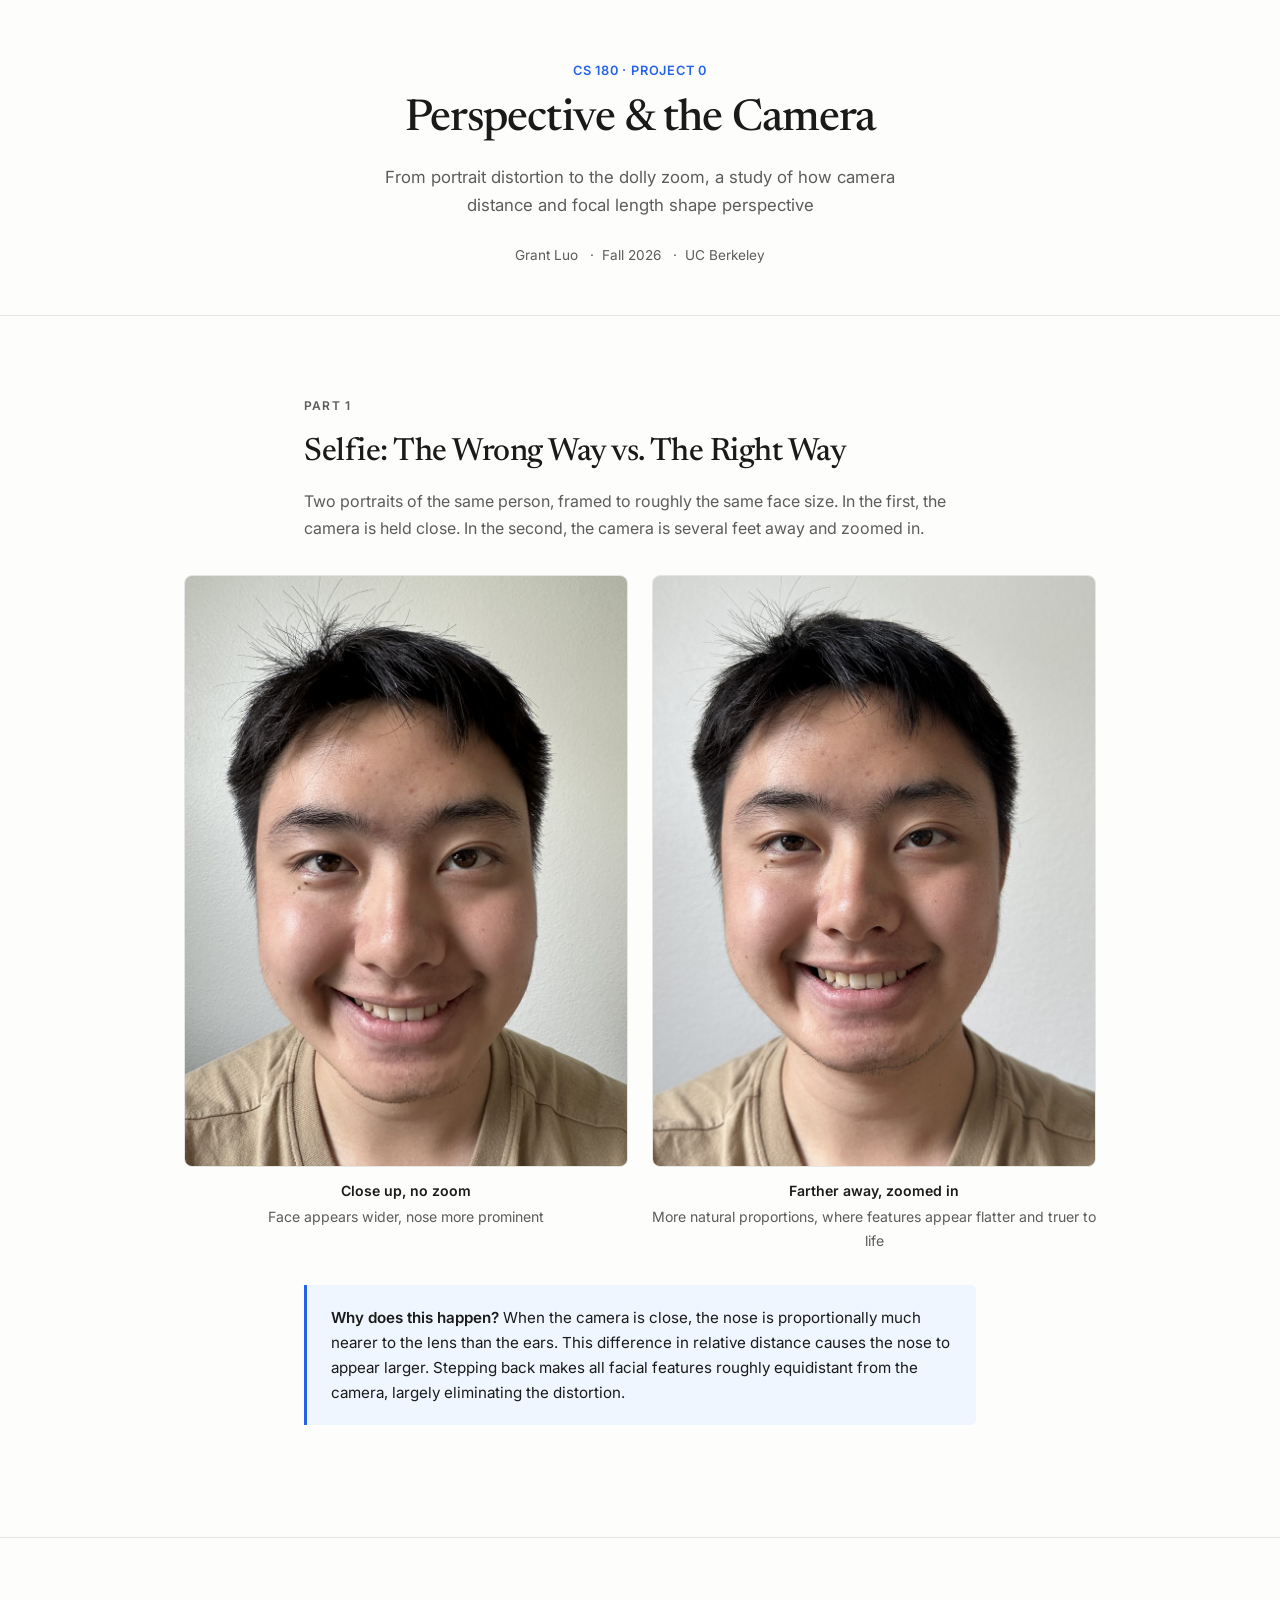
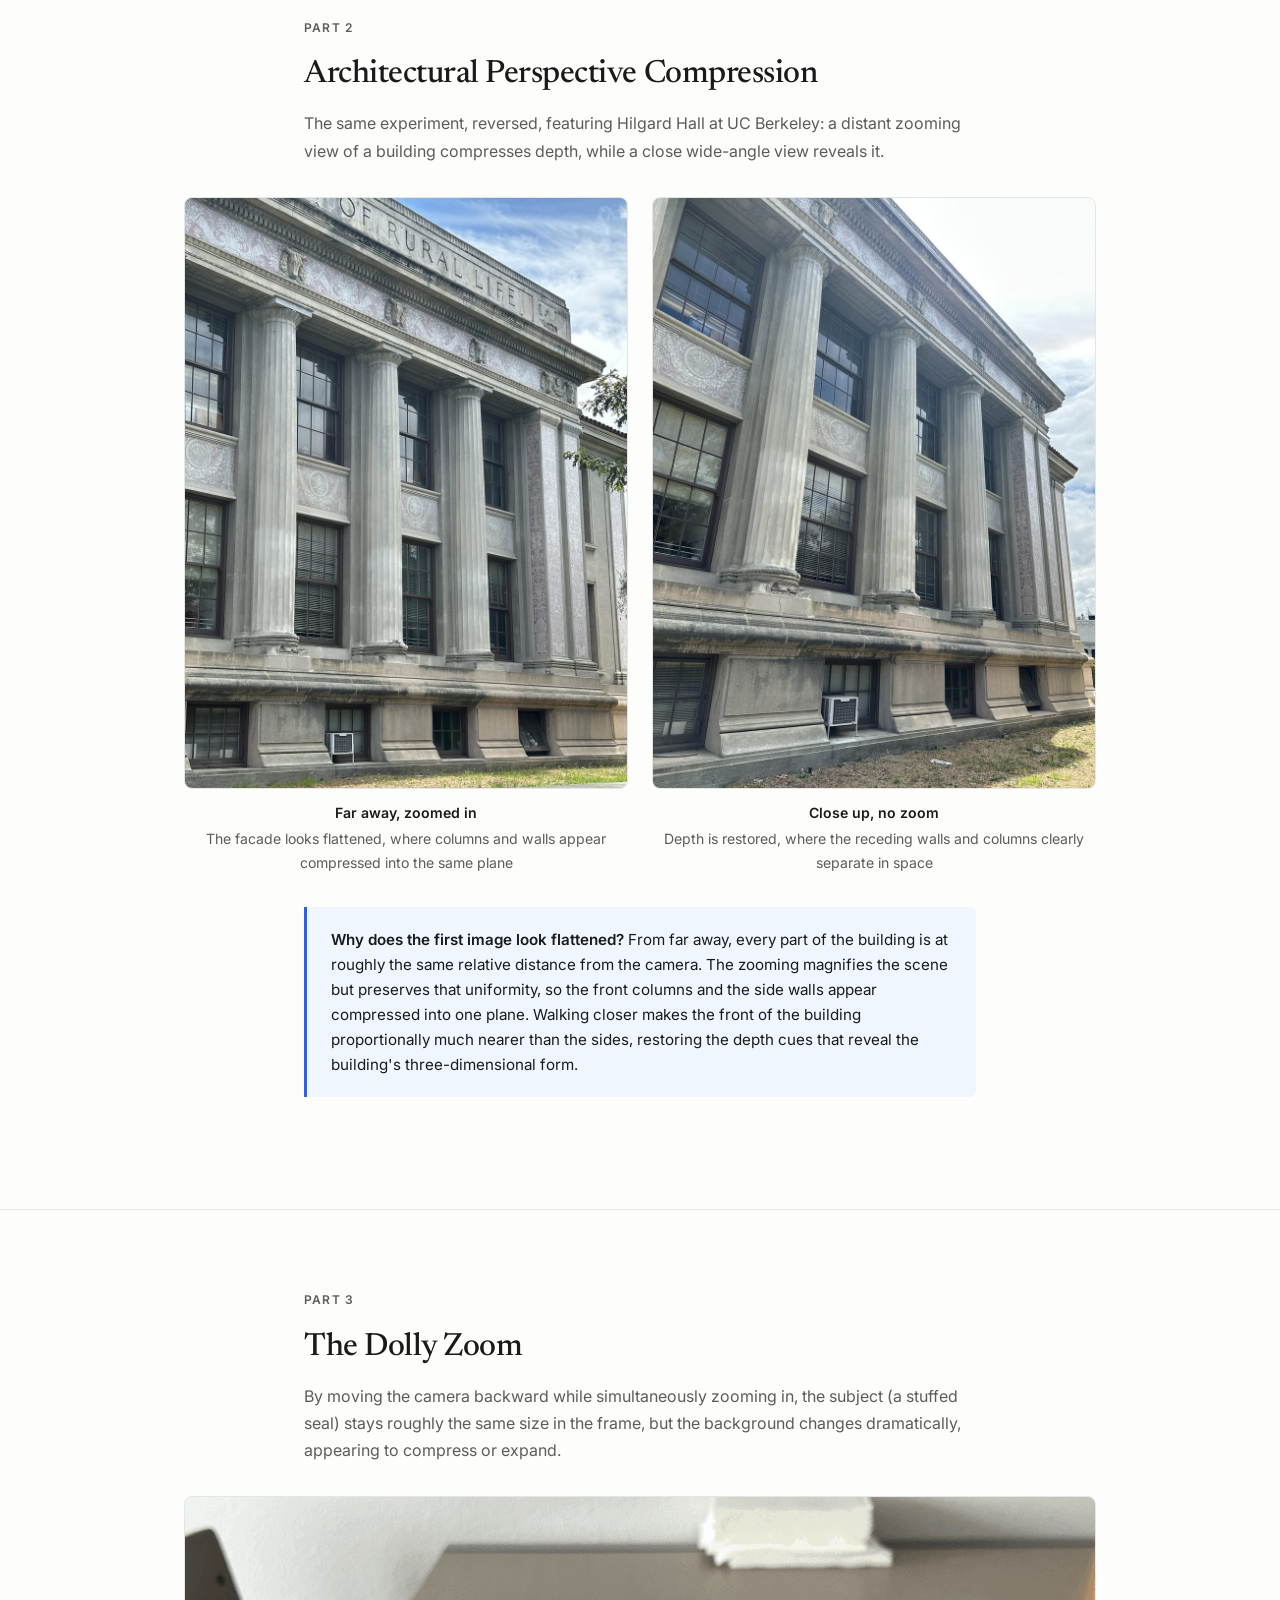
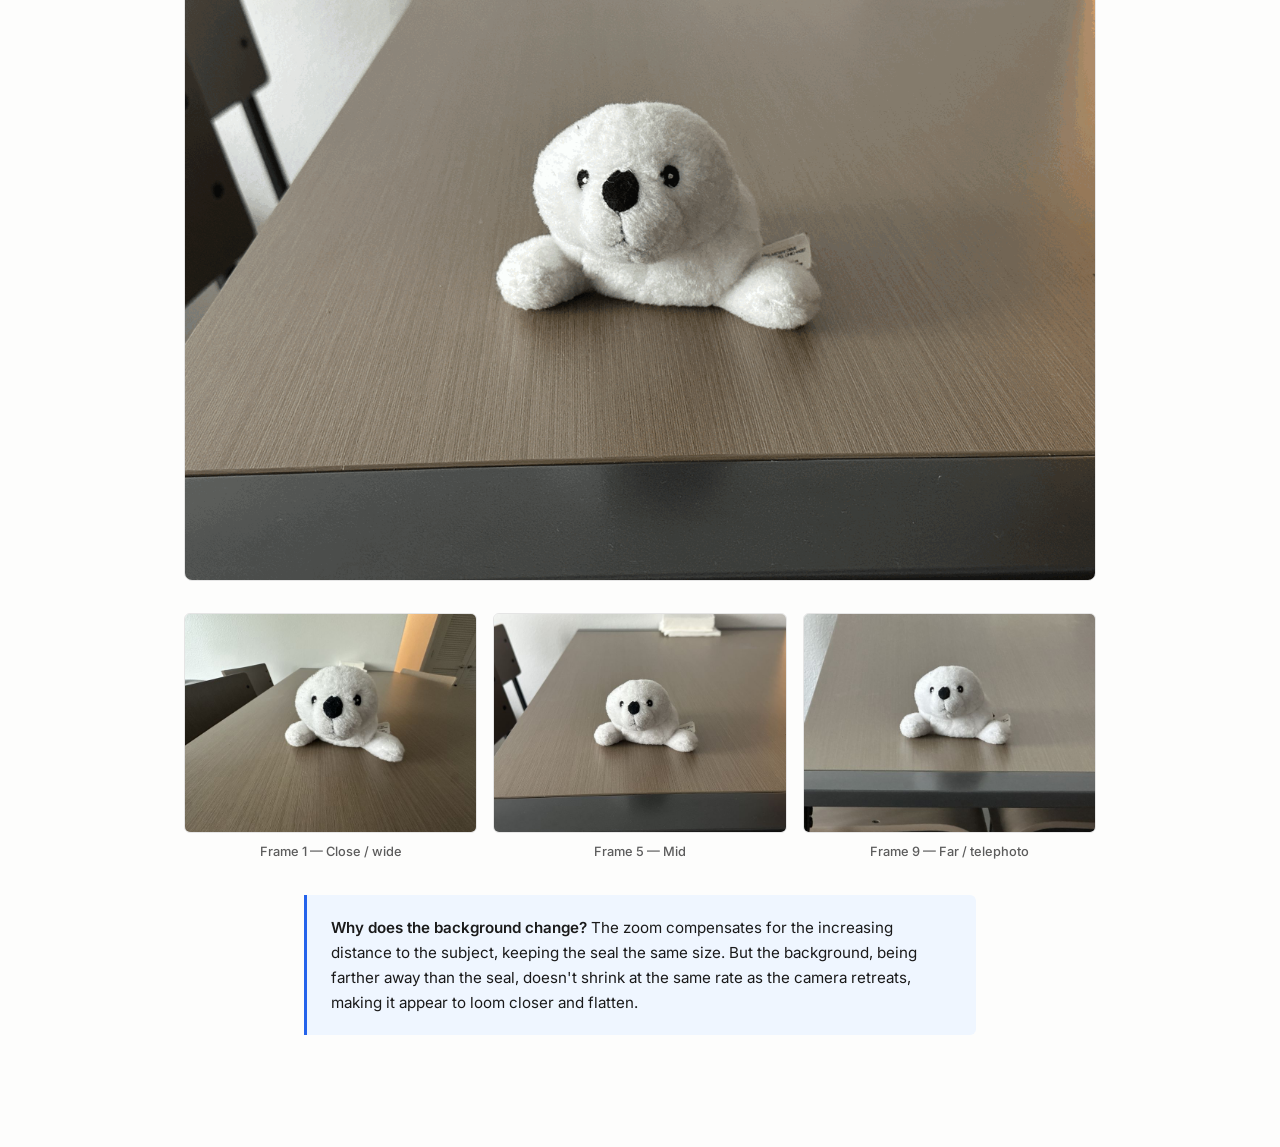
<file: cs180/proj0/index.html>
<!DOCTYPE html>
<html lang="en">
<head>
  <meta charset="utf-8">
  <meta name="viewport" content="width=device-width, initial-scale=1">
  <title>CS 180 Project 0 — Grant Luo</title>
  <link rel="preconnect" href="https://fonts.googleapis.com">
  <link rel="preconnect" href="https://fonts.gstatic.com" crossorigin>
  <link href="https://fonts.googleapis.com/css2?family=Inter:wght@400;500;600;700&family=Newsreader:ital,wght@0,400;0,500;1,400&display=swap" rel="stylesheet">
  <style>
    *, *::before, *::after { box-sizing: border-box; margin: 0; padding: 0; }

    :root {
      --bg: #fdfdfc;
      --fg: #1a1a1a;
      --fg-muted: #5c5c5c;
      --border: #e5e5e5;
      --accent: #2563eb;
      --accent-bg: #eff6ff;
      --section-gap: 5rem;
      --content-width: 720px;
      --wide-width: 960px;
    }

    html { scroll-behavior: smooth; }

    body {
      font-family: 'Inter', system-ui, -apple-system, sans-serif;
      font-size: 16px;
      line-height: 1.7;
      color: var(--fg);
      background: var(--bg);
      -webkit-font-smoothing: antialiased;
    }

    img { display: block; max-width: 100%; height: auto; }
    a { color: var(--accent); }

    /* ── Layout ───────────────────────────────────── */
    .container {
      max-width: var(--content-width);
      margin: 0 auto;
      padding: 0 1.5rem;
    }
    .wide { max-width: var(--wide-width); }

    /* ── Header ───────────────────────────────────── */
    header {
      padding: 3.5rem 0 3rem;
      border-bottom: 1px solid var(--border);
    }
    header .container { text-align: center; }
    .course-tag {
      display: inline-block;
      font-size: 0.8rem;
      font-weight: 600;
      letter-spacing: 0.06em;
      text-transform: uppercase;
      color: var(--accent);
      margin-bottom: 0.75rem;
    }
    h1 {
      font-family: 'Newsreader', Georgia, serif;
      font-size: clamp(2rem, 5vw, 2.75rem);
      font-weight: 500;
      line-height: 1.2;
      letter-spacing: -0.02em;
      margin-bottom: 1rem;
    }
    .subtitle {
      color: var(--fg-muted);
      font-size: 1.05rem;
      max-width: 540px;
      margin: 0 auto 1.5rem;
    }
    .meta {
      font-size: 0.85rem;
      color: var(--fg-muted);
    }
    .meta span + span::before {
      content: "·";
      margin: 0 0.5rem;
    }

    /* ── Sections ─────────────────────────────────── */
    section {
      padding: var(--section-gap) 0;
      border-bottom: 1px solid var(--border);
    }
    section:last-of-type { border-bottom: none; }

    .section-label {
      font-size: 0.75rem;
      font-weight: 600;
      letter-spacing: 0.1em;
      text-transform: uppercase;
      color: var(--accent);
      margin-bottom: 0.5rem;
    }
    h2 {
      font-family: 'Newsreader', Georgia, serif;
      font-size: clamp(1.5rem, 3.5vw, 2rem);
      font-weight: 500;
      line-height: 1.25;
      letter-spacing: -0.015em;
      margin-bottom: 1rem;
    }
    section > .container > p {
      color: var(--fg-muted);
      margin-bottom: 1rem;
    }
    section > .container > p:last-of-type {
      margin-bottom: 0;
    }

    /* ── Comparison grid (Part 1) ─────────────────── */
    .comparison {
      display: grid;
      grid-template-columns: 1fr 1fr;
      gap: 1.5rem;
      margin: 2rem auto;
      max-width: var(--wide-width);
      padding: 0 1.5rem;
    }
    .comparison figure {
      text-align: center;
    }
    .comparison img {
      width: 100%;
      aspect-ratio: 3 / 4;
      object-fit: cover;
      border-radius: 8px;
      border: 1px solid var(--border);
    }
    .comparison figcaption {
      margin-top: 0.75rem;
      font-size: 0.88rem;
    }
    .comparison figcaption strong {
      display: block;
      font-weight: 600;
      margin-bottom: 0.15rem;
    }
    .comparison figcaption span {
      color: var(--fg-muted);
    }

    /* ── Explanation callout ──────────────────────── */
    .explanation {
      background: var(--accent-bg);
      border-left: 3px solid var(--accent);
      border-radius: 0 6px 6px 0;
      padding: 1.25rem 1.5rem;
      margin: 2rem 0;
      font-size: 0.95rem;
      line-height: 1.65;
      color: var(--fg);
    }
    .explanation strong {
      font-weight: 600;
    }

    /* ── Placeholder (Part 2) ─────────────────────── */
    .placeholder {
      margin: 2rem auto;
      max-width: var(--wide-width);
      padding: 3rem 2rem;
      border: 2px dashed var(--border);
      border-radius: 10px;
      text-align: center;
      color: var(--fg-muted);
    }
    .placeholder p {
      margin: 0.5rem 0 0;
      font-size: 0.95rem;
    }
    .placeholder .placeholder-icon {
      font-size: 2rem;
      margin-bottom: 0.5rem;
      opacity: 0.5;
    }

    /* ── GIF showcase (Part 3) ────────────────────── */
    .gif-showcase {
      margin: 2rem auto;
      max-width: var(--wide-width);
      padding: 0 1.5rem;
    }
    .gif-showcase img {
      width: 100%;
      border-radius: 8px;
      border: 1px solid var(--border);
    }
    .gif-caption {
      text-align: center;
      margin-top: 0.75rem;
      font-size: 0.88rem;
      color: var(--fg-muted);
    }

    /* ── Frame strip ──────────────────────────────── */
    .frame-strip {
      display: grid;
      grid-template-columns: repeat(3, 1fr);
      gap: 1rem;
      margin: 2rem auto;
      max-width: var(--wide-width);
      padding: 0 1.5rem;
    }
    .frame-strip figure {
      text-align: center;
    }
    .frame-strip img {
      width: 100%;
      border-radius: 6px;
      border: 1px solid var(--border);
    }
    .frame-strip figcaption {
      margin-top: 0.5rem;
      font-size: 0.8rem;
      color: var(--fg-muted);
      font-weight: 500;
    }

    /* ── Footer ───────────────────────────────────── */
    footer {
      padding: 2.5rem 0;
      text-align: center;
      font-size: 0.85rem;
      color: var(--fg-muted);
      border-top: 1px solid var(--border);
    }

    /* ── Responsive ───────────────────────────────── */
    @media (max-width: 640px) {
      :root { --section-gap: 3.5rem; }
      .comparison { grid-template-columns: 1fr; gap: 2rem; }
      .frame-strip { grid-template-columns: 1fr; gap: 1.5rem; }
    }
  </style>
</head>
<body>

  <header>
    <div class="container">
      <div class="course-tag">CS 180 · Project 0</div>
      <h1>Perspective &amp; the Camera</h1>
      <p class="subtitle">
        From portrait distortion to the dolly zoom, a study of how camera distance and focal length shape perspective
      </p>
      <p class="meta">
        <span>Grant Luo</span>
        <span>Fall 2026</span>
        <span>UC Berkeley</span>
      </p>
    </div>
  </header>

  <!-- ─── Part 1 ────────────────────────────────── -->
  <section>
    <div class="container">
      <p class="section-label">Part 1</p>
      <h2>Selfie: The Wrong Way vs. The Right Way</h2>
      <p>
        Two portraits of the same person, framed to roughly the same face size.
        In the first, the camera is held close. In
        the second, the camera is several feet away and zoomed in.
      </p>
    </div>

    <div class="comparison">
      <figure>
        <img src="media/close-up.jpg" alt="Close-up selfie showing perspective distortion">
        <figcaption>
          <strong>Close up, no zoom</strong>
          <span>Face appears wider, nose more prominent</span>
        </figcaption>
      </figure>
      <figure>
        <img src="media/zoomed.jpg" alt="Portrait taken from farther away with zoom, showing more natural proportions">
        <figcaption>
          <strong>Farther away, zoomed in</strong>
          <span>More natural proportions, where features appear flatter and truer to life</span>
        </figcaption>
      </figure>
    </div>

    <div class="container">
      <div class="explanation">
        <strong>Why does this happen?</strong> When the camera is close, the nose is
        proportionally much nearer to the lens than the ears. This difference in
        relative distance causes the nose to appear larger.
        Stepping back makes all facial features roughly equidistant from the camera,
        largely eliminating the distortion.
      </div>
    </div>
  </section>

  <!-- ─── Part 2 ────────────────────────────────── -->
  <section>
    <div class="container">
      <p class="section-label">Part 2</p>
      <h2>Architectural Perspective Compression</h2>
      <p>
        The same experiment, reversed, featuring Hilgard Hall at UC Berkeley: a distant zooming view of a building
        compresses depth, while a close wide-angle view reveals it.
      </p>
    </div>

    <div class="comparison">
      <figure>
        <img src="media/building-telephoto.jpg" alt="Building photographed from far away with telephoto zoom, facade appears flattened">
        <figcaption>
          <strong>Far away, zoomed in</strong>
          <span>The facade looks flattened, where columns and walls appear compressed into the same plane</span>
        </figcaption>
      </figure>
      <figure>
        <img src="media/building-wide.jpg" alt="Same building photographed from closer with wide angle, showing depth and perspective">
        <figcaption>
          <strong>Close up, no zoom</strong>
          <span>Depth is restored, where the receding walls and columns clearly separate in space</span>
        </figcaption>
      </figure>
    </div>

    <div class="container">
      <div class="explanation">
        <strong>Why does the first image look flattened?</strong> From far away, every part
        of the building is at roughly the same relative distance from the camera. The
        zooming magnifies the scene but preserves that uniformity, so the front columns and the
        side walls appear compressed into one plane. Walking closer makes the front of the
        building proportionally much nearer than the sides, restoring the depth cues that
        reveal the building's three-dimensional form.
      </div>
    </div>
  </section>

  <!-- ─── Part 3 ────────────────────────────────── -->
  <section>
    <div class="container">
      <p class="section-label">Part 3</p>
      <h2>The Dolly Zoom</h2>
      <p>
        By moving the camera backward while simultaneously zooming in, the subject
        (a stuffed seal) stays roughly the same size in the frame, but the background
        changes dramatically, appearing to compress or expand.
      </p>
    </div>

    <div class="gif-showcase">
      <img src="media/dolly-zoom.gif" alt="Animated dolly zoom: the stuffed seal stays the same size while the background perspective shifts">
    </div>

    <div class="frame-strip">
      <figure>
        <img src="media/dolly-01.jpg" alt="Frame 1: camera close, wide angle — background objects appear large and distant">
        <figcaption>Frame 1 — Close / wide</figcaption>
      </figure>
      <figure>
        <img src="media/dolly-05.jpg" alt="Frame 5: mid-transition">
        <figcaption>Frame 5 — Mid</figcaption>
      </figure>
      <figure>
        <img src="media/dolly-09.jpg" alt="Frame 9: camera far, telephoto — background appears compressed and closer">
        <figcaption>Frame 9 — Far / telephoto</figcaption>
      </figure>
    </div>

    <div class="container">
      <div class="explanation">
        <strong>Why does the background change?</strong> The zoom compensates for the
        increasing distance to the subject, keeping the seal the same size. But the
        background, being farther away than the seal, doesn't shrink at the same rate
        as the camera retreats, making it appear to loom closer and flatten.
      </div>
    </div>
  </section>

</body>
</html>
</file>
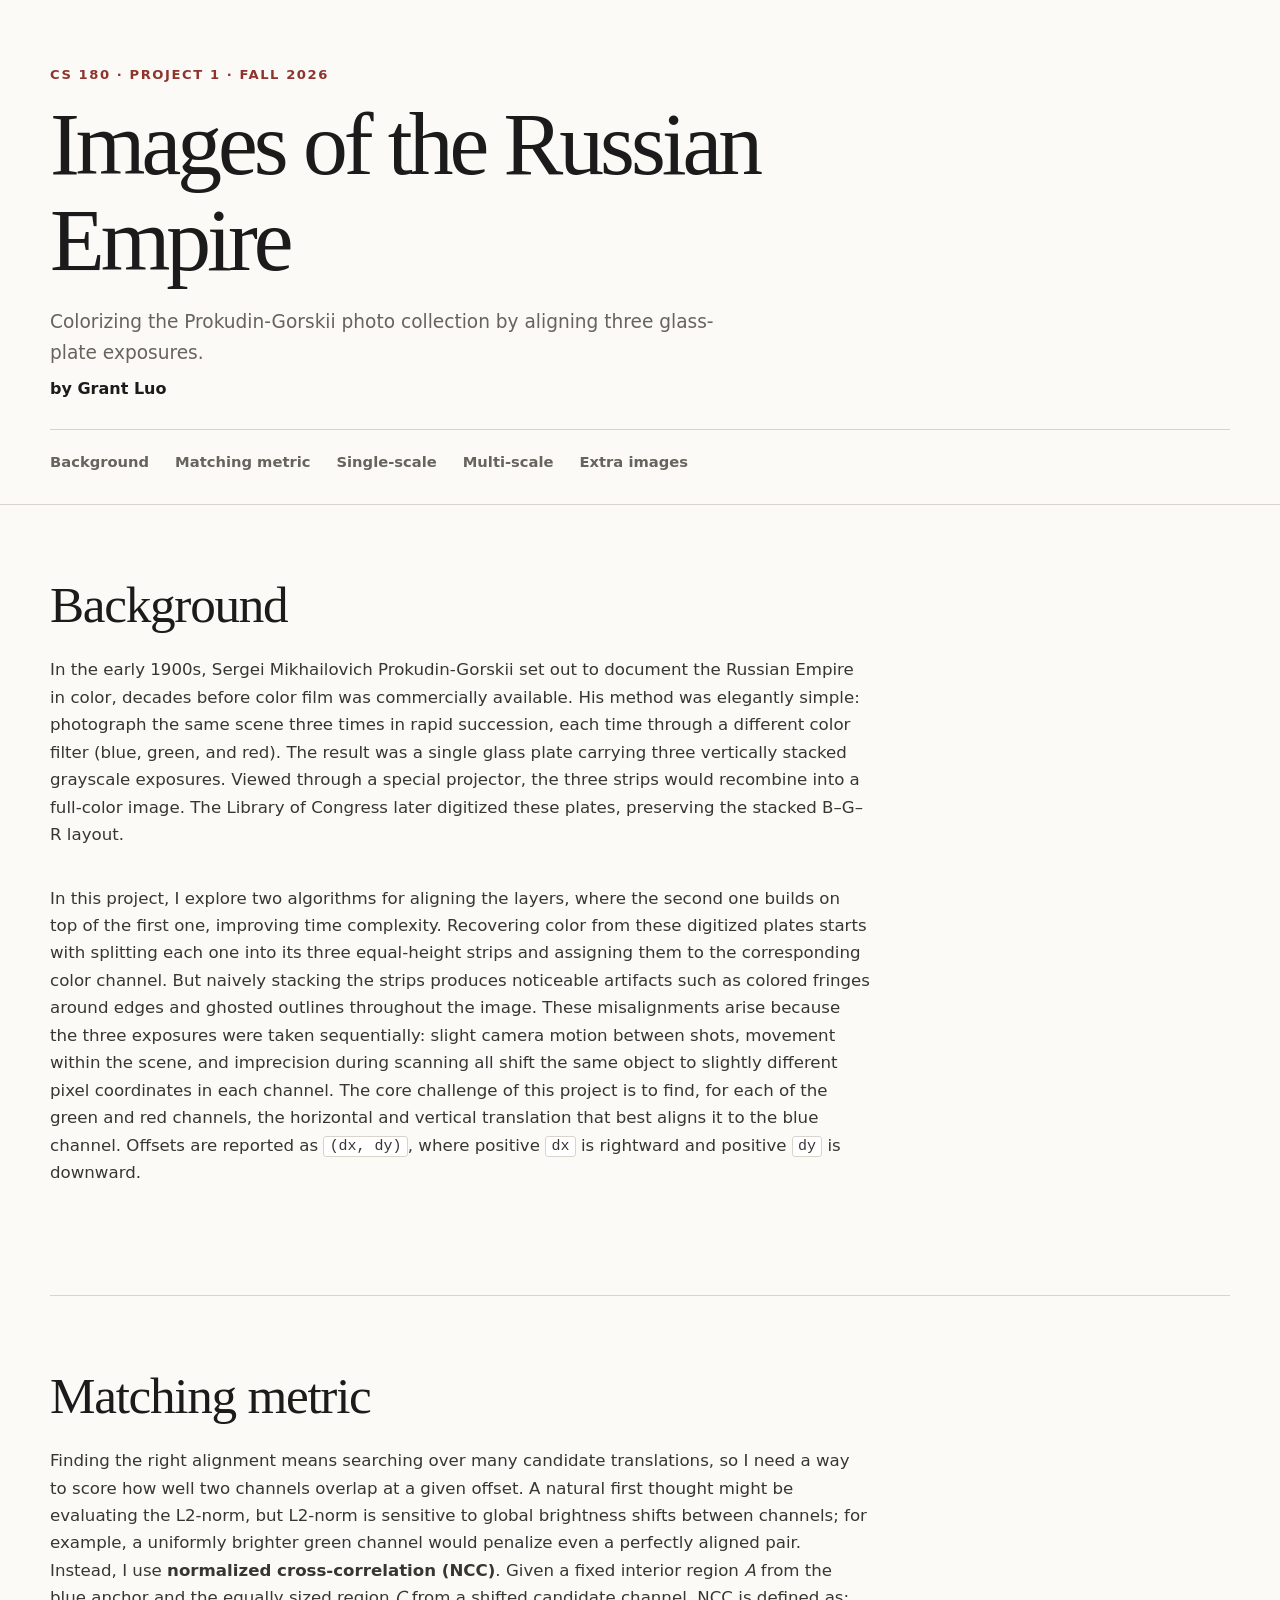
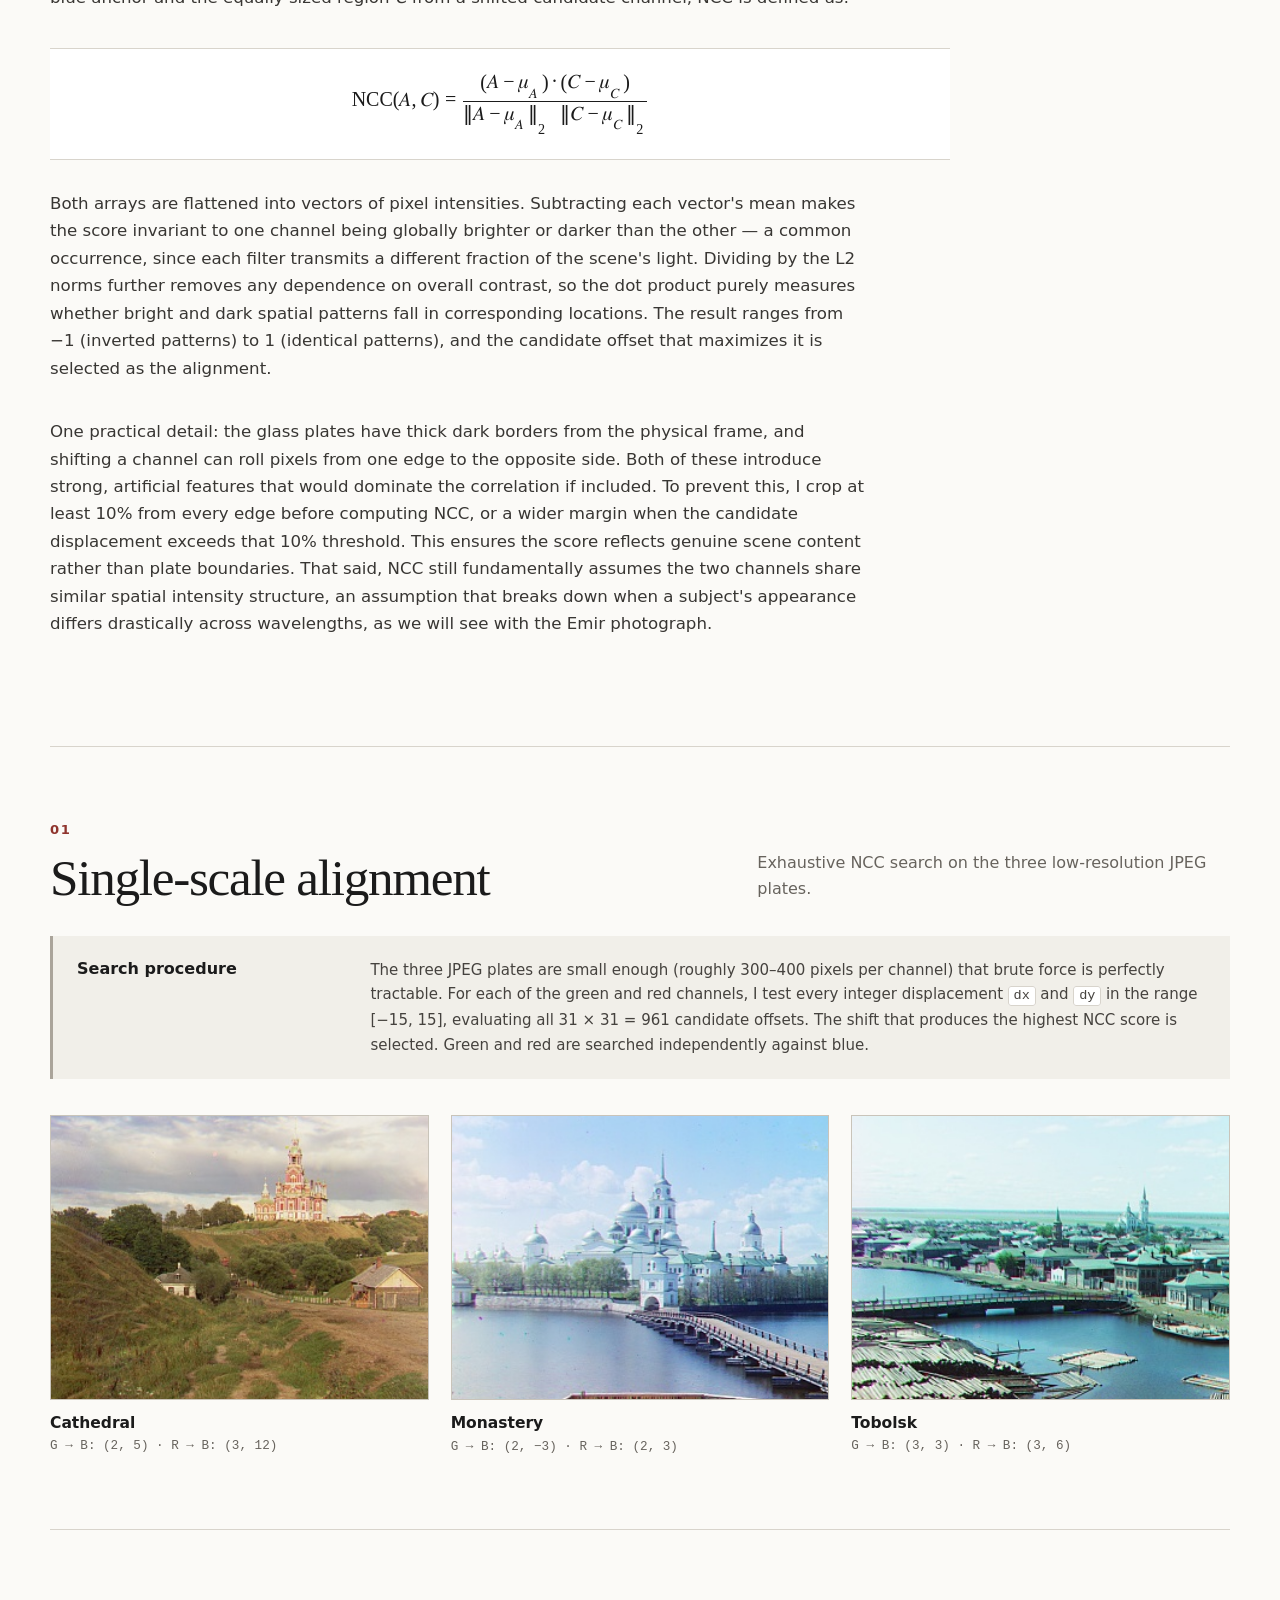
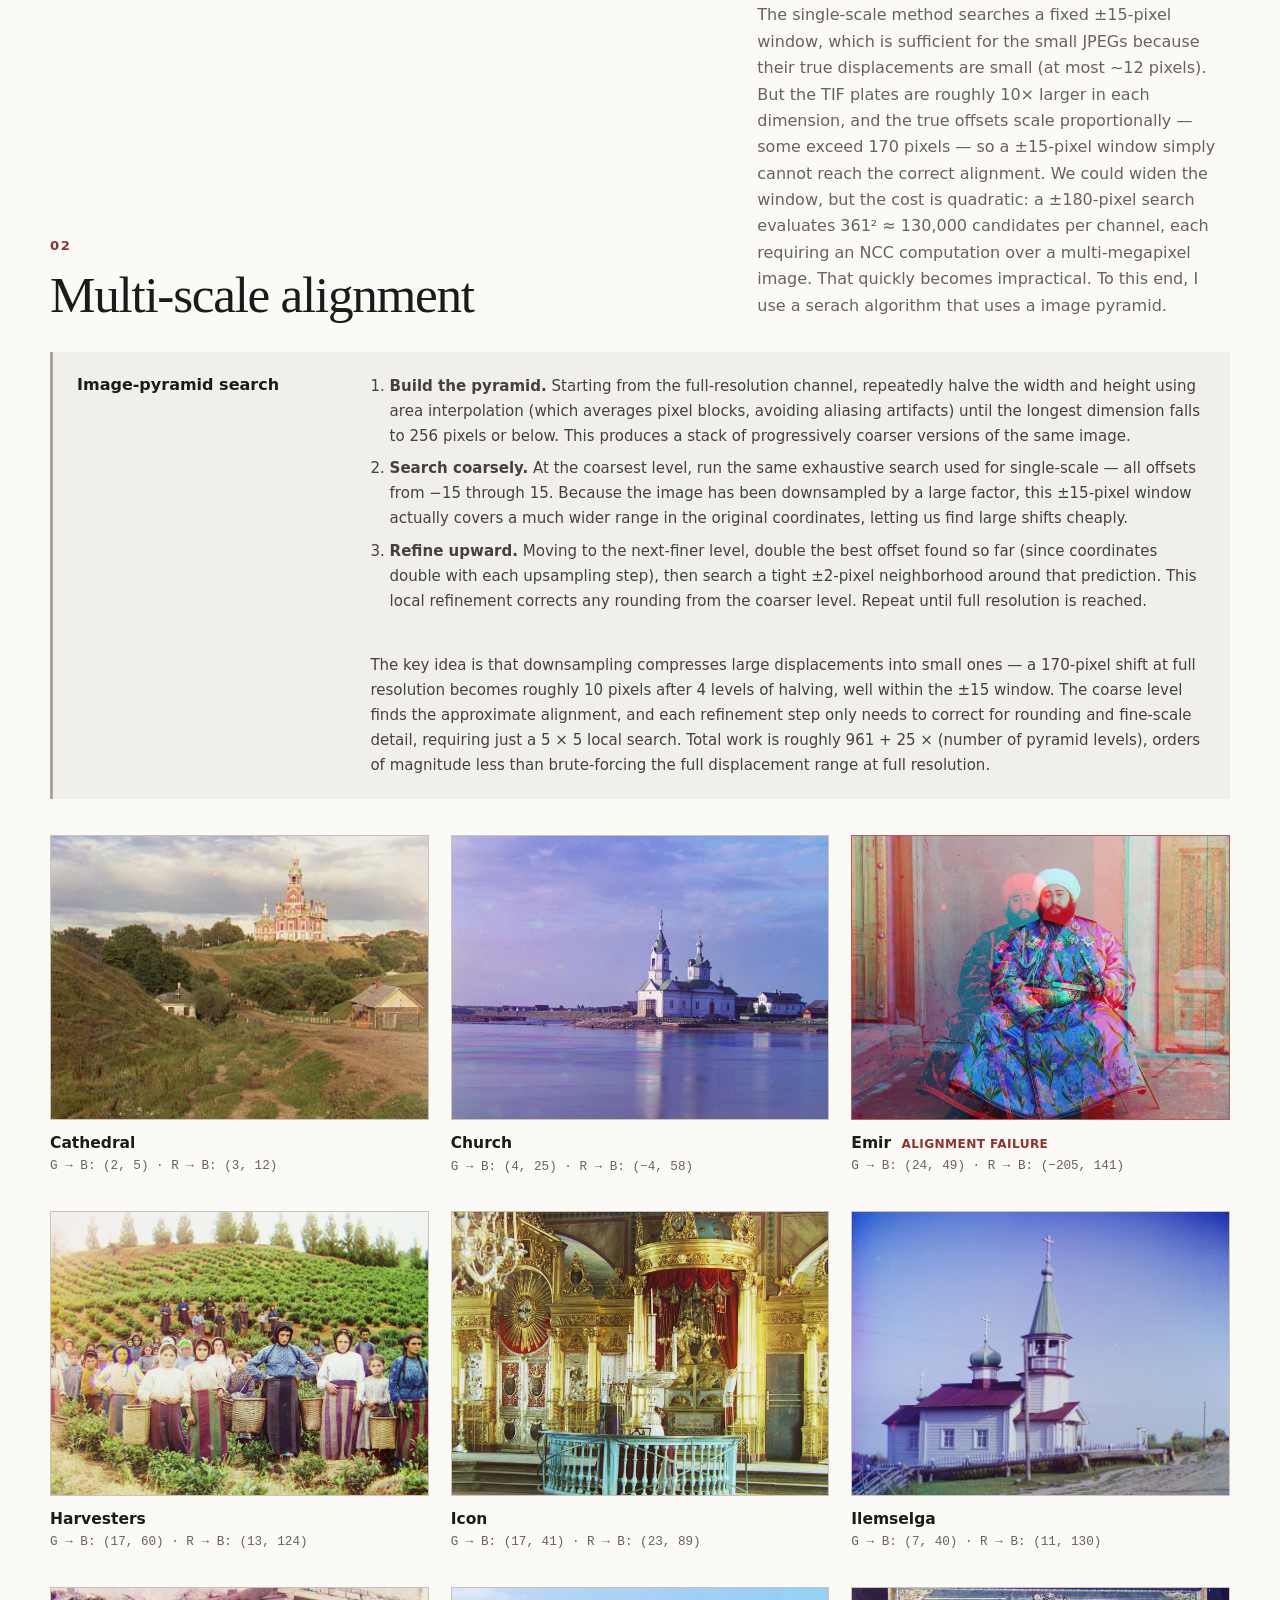
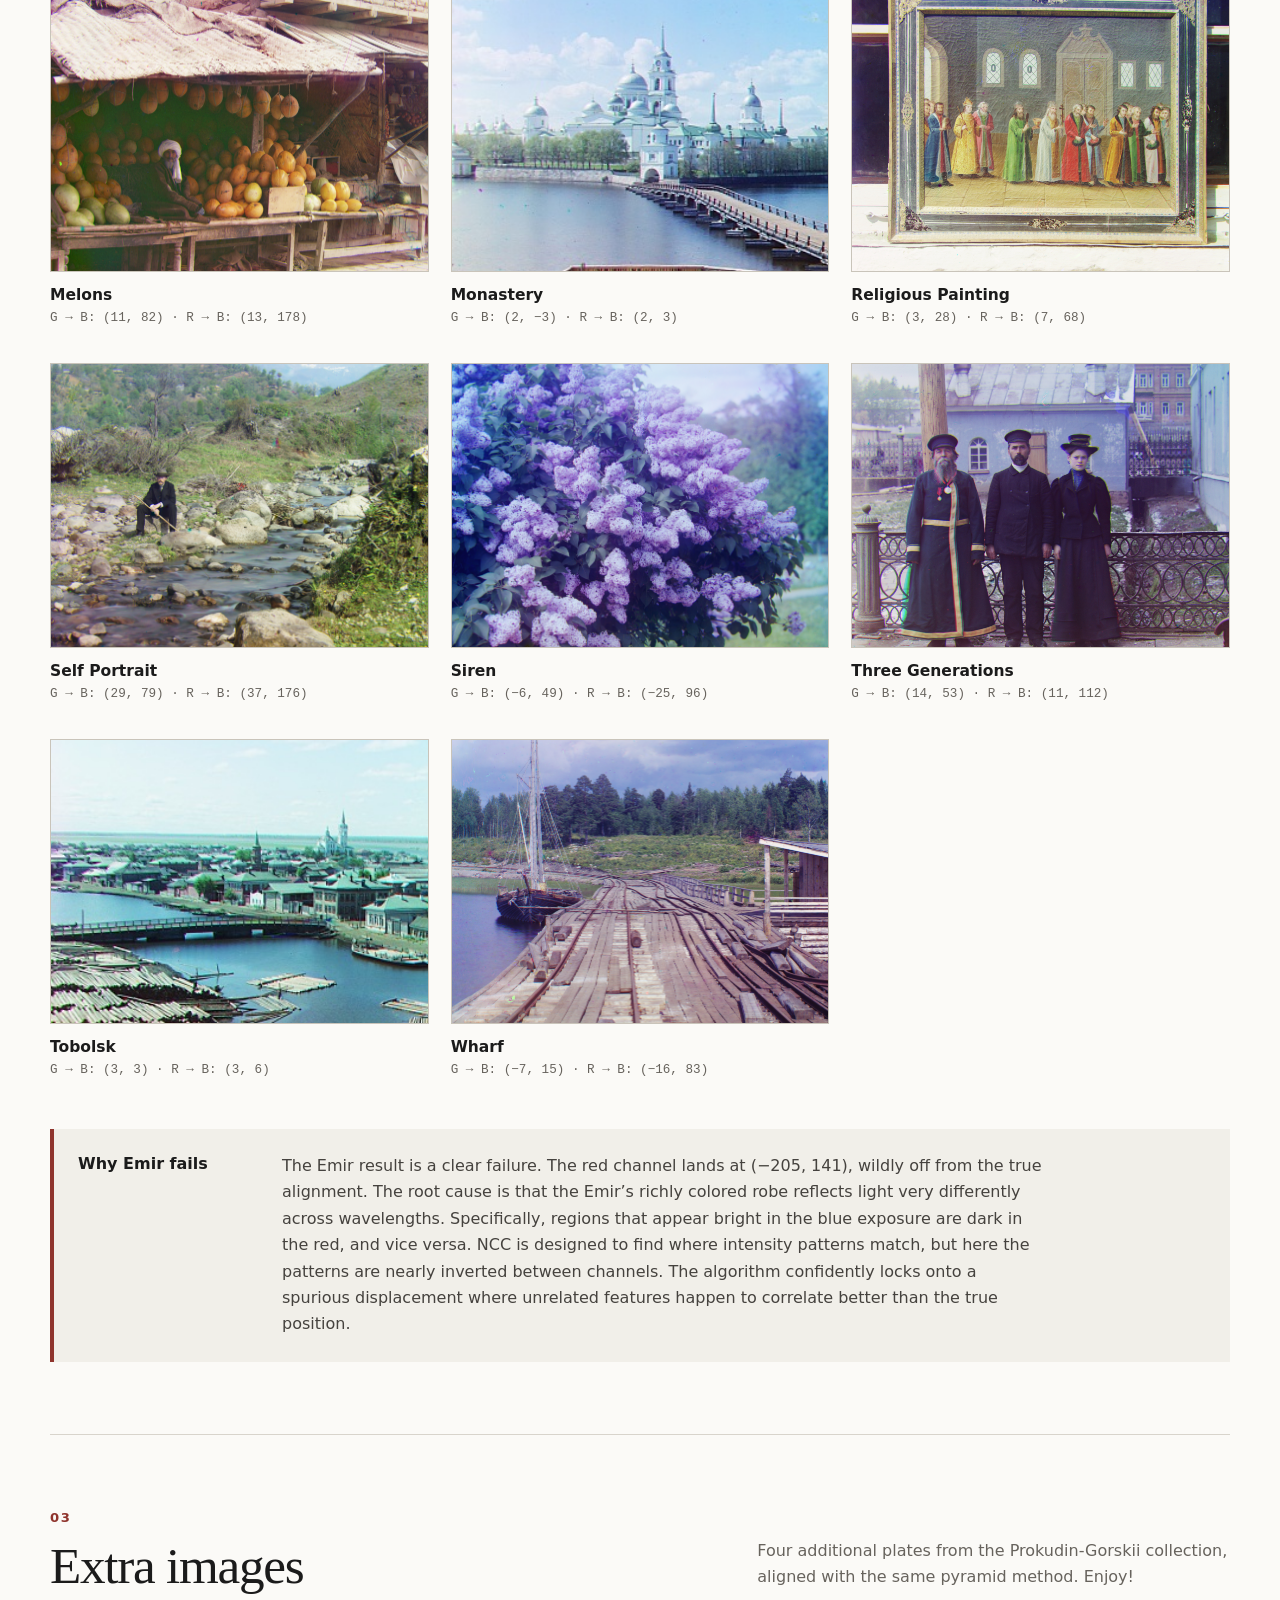
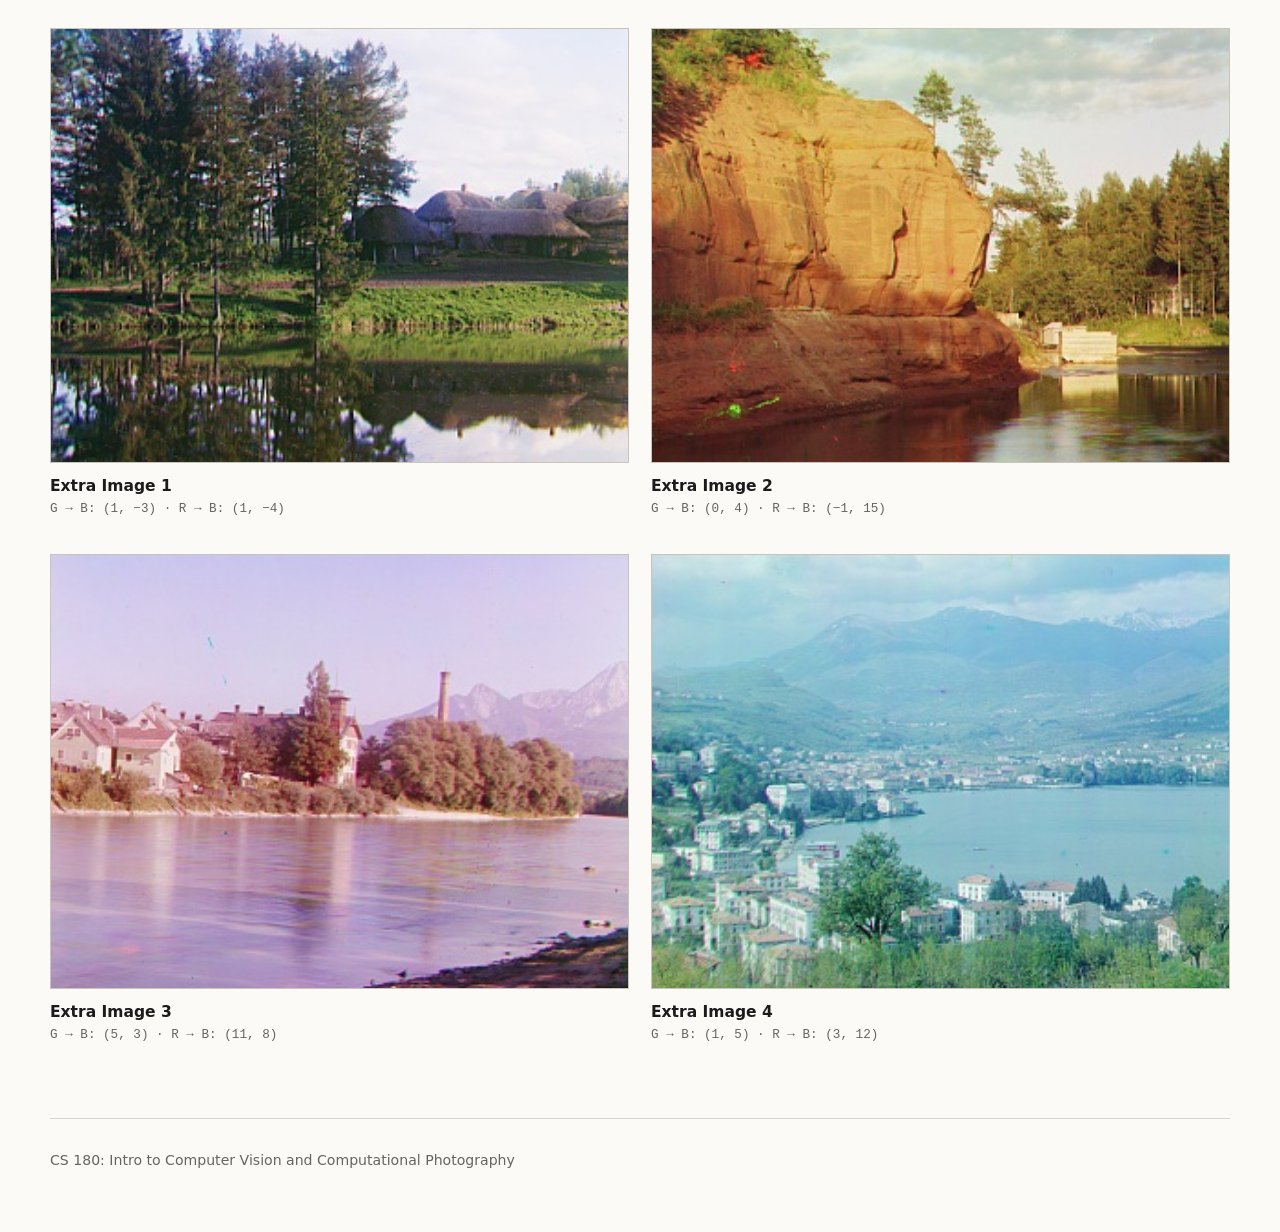
<file: cs180/proj1/index.html>
<!doctype html>
<html lang="en">
<head>
  <meta charset="utf-8">
  <meta name="viewport" content="width=device-width, initial-scale=1">
  <meta name="description" content="CS 180 Project 1: colorizing the Prokudin-Gorskii photo collection with single-scale and image-pyramid alignment.">
  <title>Images of the Russian Empire — CS 180 Project 1</title>
  <link rel="icon" type="image/svg+xml" href="data:image/svg+xml,%3Csvg xmlns='http://www.w3.org/2000/svg' viewBox='0 0 32 32'%3E%3Crect width='32' height='32' rx='5' fill='%231b1b1b'/%3E%3Crect x='6' y='7' width='6' height='18' fill='%234b73c0'/%3E%3Crect x='13' y='7' width='6' height='18' fill='%23589461'/%3E%3Crect x='20' y='7' width='6' height='18' fill='%23b65345'/%3E%3C/svg%3E">
  <link rel="stylesheet" href="styles.css">
</head>
<body>
  <header class="site-header">
    <div class="wrap">
      <p class="eyebrow">CS 180 · Project 1 · Fall 2026</p>
      <h1>Images of the Russian Empire</h1>
      <p class="lede">Colorizing the Prokudin-Gorskii photo collection by aligning three glass-plate exposures.</p>
      <p class="byline">by Grant Luo</p>
      <nav aria-label="Page sections">
        <a href="#background">Background</a>
        <a href="#metric">Matching metric</a>
        <a href="#single-scale">Single-scale</a>
        <a href="#multi-scale">Multi-scale</a>
        <a href="#extras">Extra images</a>
      </nav>
    </div>
  </header>

  <main class="wrap">
    <section id="background" class="text-section">
      <h2>Background</h2>
      <p>
        In the early 1900s, Sergei Mikhailovich Prokudin-Gorskii set out to document the Russian Empire in
        color, decades before color film was commercially available. His method was elegantly simple: photograph
        the same scene three times in rapid succession, each time through a different color filter (blue, green,
        and red). The result was a single glass plate carrying three vertically stacked grayscale exposures.
        Viewed through a special projector, the three strips would recombine into a full-color image. The
        Library of Congress later digitized these plates, preserving the stacked B–G–R layout.
      </p>
      <p>
        In this project, I explore two algorithms for aligning the layers, where the second one builds on top of the first one, improving time complexity. Recovering color from these digitized plates starts with splitting each one into its three equal-height
        strips and assigning them to the corresponding color channel. But naively stacking the strips produces
        noticeable artifacts such as colored fringes around edges and ghosted outlines throughout the image. These
        misalignments arise because the three exposures were taken sequentially: slight camera motion between
        shots, movement within the scene, and imprecision during scanning all shift the same object to
        slightly different pixel coordinates in each channel. The core challenge of this project is to find, for
        each of the green and red channels, the horizontal and vertical translation that best aligns it to the
        blue channel. Offsets are reported as <code>(dx,&nbsp;dy)</code>, where positive <code>dx</code> is
        rightward and positive <code>dy</code> is downward.
      </p>
    </section>

    <section id="metric" class="text-section">
      <h2>Matching metric</h2>
      <p>
        Finding the right alignment means searching over many candidate translations, so I need a way to
        score how well two channels overlap at a given offset. A natural first thought might be evaluating the L2-norm, but L2-norm is sensitive to global brightness shifts between channels; for example, a uniformly
        brighter green channel would penalize even a perfectly aligned pair. Instead, I use
        <strong>normalized cross-correlation (NCC)</strong>. Given a fixed interior region <var>A</var> from
        the blue anchor and the equally sized region <var>C</var> from a shifted candidate channel, NCC is
        defined as:
      </p>

      <div class="equation-block">
        <math display="block" aria-label="NCC of A and C equals the dot product of their mean-subtracted values divided by the product of their L2 norms">
          <mrow>
            <mi>NCC</mi><mo>(</mo><mi>A</mi><mo>,</mo><mi>C</mi><mo>)</mo><mo>=</mo>
            <mfrac>
              <mrow>
                <mo>(</mo><mi>A</mi><mo>−</mo><msub><mi>μ</mi><mi>A</mi></msub><mo>)</mo>
                <mo>·</mo>
                <mo>(</mo><mi>C</mi><mo>−</mo><msub><mi>μ</mi><mi>C</mi></msub><mo>)</mo>
              </mrow>
              <mrow>
                <msub>
                  <mrow><mo>‖</mo><mi>A</mi><mo>−</mo><msub><mi>μ</mi><mi>A</mi></msub><mo>‖</mo></mrow>
                  <mn>2</mn>
                </msub>
                <mo> </mo>
                <msub>
                  <mrow><mo>‖</mo><mi>C</mi><mo>−</mo><msub><mi>μ</mi><mi>C</mi></msub><mo>‖</mo></mrow>
                  <mn>2</mn>
                </msub>
              </mrow>
            </mfrac>
          </mrow>
        </math>
      </div>

      <p>
        Both arrays are flattened into vectors of pixel intensities. Subtracting each vector's mean makes the
        score invariant to one channel being globally brighter or darker than the other — a common occurrence,
        since each filter transmits a different fraction of the scene's light. Dividing by the L2 norms further
        removes any dependence on overall contrast, so the dot product purely measures whether bright and dark
        spatial patterns fall in corresponding locations. The result ranges from −1 (inverted patterns) to 1
        (identical patterns), and the candidate offset that maximizes it is selected as the alignment.
      </p>

      <p>
        One practical detail: the glass plates have thick dark borders from the physical frame, and shifting a
        channel can roll pixels from one edge to the opposite side. Both of these introduce strong, artificial
        features that would dominate the correlation if included. To prevent this, I crop at least 10% from
        every edge before computing NCC, or a wider margin when the candidate displacement exceeds that 10%
        threshold. This ensures the score reflects genuine scene content rather than plate boundaries. That
        said, NCC still fundamentally assumes the two channels share similar spatial intensity structure, an
        assumption that breaks down when a subject's appearance differs drastically across wavelengths, as
        we will see with the Emir photograph.
      </p>
    </section>

    <section id="single-scale" class="results-section">
      <div class="section-heading">
        <div>
          <p class="section-number">01</p>
          <h2>Single-scale alignment</h2>
        </div>
        <p>Exhaustive NCC search on the three low-resolution JPEG plates.</p>
      </div>

      <div class="algorithm-note">
        <h3>Search procedure</h3>
        <p>
          The three JPEG plates are small enough (roughly 300–400 pixels per channel) that brute force is
          perfectly tractable. For each of the green and red channels, I test every integer displacement
          <code>dx</code> and <code>dy</code> in the range [−15, 15], evaluating all 31 × 31 = 961 candidate
          offsets. The shift that produces the highest NCC score is selected. Green and red are searched
          independently against blue.
        </p>
      </div>

      <div class="gallery gallery-three">
        <figure class="result-card">
          <a href="images/single_scale_cathedral.jpg"><img src="images/single_scale_cathedral.jpg" alt="Single-scale colorization of Cathedral" loading="lazy"></a>
          <figcaption><strong>Cathedral</strong><span>G → B: (2, 5) · R → B: (3, 12)</span></figcaption>
        </figure>
        <figure class="result-card">
          <a href="images/single_scale_monastery.jpg"><img src="images/single_scale_monastery.jpg" alt="Single-scale colorization of Monastery" loading="lazy"></a>
          <figcaption><strong>Monastery</strong><span>G → B: (2, −3) · R → B: (2, 3)</span></figcaption>
        </figure>
        <figure class="result-card">
          <a href="images/single_scale_tobolsk.jpg"><img src="images/single_scale_tobolsk.jpg" alt="Single-scale colorization of Tobolsk" loading="lazy"></a>
          <figcaption><strong>Tobolsk</strong><span>G → B: (3, 3) · R → B: (3, 6)</span></figcaption>
        </figure>
      </div>
    </section>

    <section id="multi-scale" class="results-section">
      <div class="section-heading">
        <div>
          <p class="section-number">02</p>
          <h2>Multi-scale alignment</h2>
        </div>
        <p>
          The single-scale method searches a fixed ±15-pixel window, which is sufficient for the small JPEGs
          because their true displacements are small (at most ~12 pixels). But the TIF plates are roughly 10×
          larger in each dimension, and the true offsets scale proportionally — some exceed 170 pixels — so a
          ±15-pixel window simply cannot reach the correct alignment. We could widen the window, but the cost
          is quadratic: a ±180-pixel search evaluates 361² ≈ 130,000 candidates per channel, each requiring
          an NCC computation over a multi-megapixel image. That quickly becomes impractical. To this end, I use a serach algorithm that uses a image pyramid.
        </p>
      </div>

      <div class="algorithm-note algorithm-note-steps">
        <h3>Image-pyramid search</h3>
        <ol class="algorithm-steps">
          <li><strong>Build the pyramid.</strong> Starting from the full-resolution channel, repeatedly halve
            the width and height using area interpolation (which averages pixel blocks, avoiding aliasing
            artifacts) until the longest dimension falls to 256 pixels or below. This produces a stack of
            progressively coarser versions of the same image.</li>
          <li><strong>Search coarsely.</strong> At the coarsest level, run the same exhaustive search used
            for single-scale — all offsets from −15 through 15. Because the image has been downsampled by
            a large factor, this ±15-pixel window actually covers a much wider range in the original
            coordinates, letting us find large shifts cheaply.</li>
          <li><strong>Refine upward.</strong> Moving to the next-finer level, double the best offset found
            so far (since coordinates double with each upsampling step), then search a tight ±2-pixel
            neighborhood around that prediction. This local refinement corrects any rounding from the
            coarser level. Repeat until full resolution is reached.</li>
        </ol>
        <p>
          The key idea is that downsampling compresses large displacements into small ones — a 170-pixel shift
          at full resolution becomes roughly 10 pixels after 4 levels of halving, well within the ±15 window.
          The coarse level finds the approximate alignment, and each refinement step only needs to correct for
          rounding and fine-scale detail, requiring just a 5 × 5 local search. Total work is roughly
          961 + 25 × (number of pyramid levels), orders of magnitude less than brute-forcing the full
          displacement range at full resolution.
        </p>
      </div>

      <div class="gallery">
        <figure class="result-card">
          <a href="images/multiscale_cathedral.jpg"><img src="images/multiscale_cathedral.jpg" alt="Multi-scale colorization of Cathedral" loading="lazy"></a>
          <figcaption><strong>Cathedral</strong><span>G → B: (2, 5) · R → B: (3, 12)</span></figcaption>
        </figure>
        <figure class="result-card">
          <a href="images/multiscale_church.jpg"><img src="images/multiscale_church.jpg" alt="Multi-scale colorization of Church" loading="lazy"></a>
          <figcaption><strong>Church</strong><span>G → B: (4, 25) · R → B: (−4, 58)</span></figcaption>
        </figure>
        <figure class="result-card result-card-failed">
          <a href="images/multiscale_emir.jpg"><img src="images/multiscale_emir.jpg" alt="Multi-scale colorization of Emir showing a failed red-channel alignment" loading="lazy"></a>
          <figcaption><strong>Emir <em>alignment failure</em></strong><span>G → B: (24, 49) · R → B: (−205, 141)</span></figcaption>
        </figure>
        <figure class="result-card">
          <a href="images/multiscale_harvesters.jpg"><img src="images/multiscale_harvesters.jpg" alt="Multi-scale colorization of Harvesters" loading="lazy"></a>
          <figcaption><strong>Harvesters</strong><span>G → B: (17, 60) · R → B: (13, 124)</span></figcaption>
        </figure>
        <figure class="result-card">
          <a href="images/multiscale_icon.jpg"><img src="images/multiscale_icon.jpg" alt="Multi-scale colorization of Icon" loading="lazy"></a>
          <figcaption><strong>Icon</strong><span>G → B: (17, 41) · R → B: (23, 89)</span></figcaption>
        </figure>
        <figure class="result-card">
          <a href="images/multiscale_ilemselga.jpg"><img src="images/multiscale_ilemselga.jpg" alt="Multi-scale colorization of Ilemselga" loading="lazy"></a>
          <figcaption><strong>Ilemselga</strong><span>G → B: (7, 40) · R → B: (11, 130)</span></figcaption>
        </figure>
        <figure class="result-card">
          <a href="images/multiscale_melons.jpg"><img src="images/multiscale_melons.jpg" alt="Multi-scale colorization of Melons" loading="lazy"></a>
          <figcaption><strong>Melons</strong><span>G → B: (11, 82) · R → B: (13, 178)</span></figcaption>
        </figure>
        <figure class="result-card">
          <a href="images/multiscale_monastery.jpg"><img src="images/multiscale_monastery.jpg" alt="Multi-scale colorization of Monastery" loading="lazy"></a>
          <figcaption><strong>Monastery</strong><span>G → B: (2, −3) · R → B: (2, 3)</span></figcaption>
        </figure>
        <figure class="result-card">
          <a href="images/multiscale_religous_painting.jpg"><img src="images/multiscale_religous_painting.jpg" alt="Multi-scale colorization of a religious painting" loading="lazy"></a>
          <figcaption><strong>Religious Painting</strong><span>G → B: (3, 28) · R → B: (7, 68)</span></figcaption>
        </figure>
        <figure class="result-card">
          <a href="images/multiscale_self_portrait.jpg"><img src="images/multiscale_self_portrait.jpg" alt="Multi-scale colorization of Self Portrait" loading="lazy"></a>
          <figcaption><strong>Self Portrait</strong><span>G → B: (29, 79) · R → B: (37, 176)</span></figcaption>
        </figure>
        <figure class="result-card">
          <a href="images/multiscale_siren.jpg"><img src="images/multiscale_siren.jpg" alt="Multi-scale colorization of Siren" loading="lazy"></a>
          <figcaption><strong>Siren</strong><span>G → B: (−6, 49) · R → B: (−25, 96)</span></figcaption>
        </figure>
        <figure class="result-card">
          <a href="images/multiscale_three_generations.jpg"><img src="images/multiscale_three_generations.jpg" alt="Multi-scale colorization of Three Generations" loading="lazy"></a>
          <figcaption><strong>Three Generations</strong><span>G → B: (14, 53) · R → B: (11, 112)</span></figcaption>
        </figure>
        <figure class="result-card">
          <a href="images/multiscale_tobolsk.jpg"><img src="images/multiscale_tobolsk.jpg" alt="Multi-scale colorization of Tobolsk" loading="lazy"></a>
          <figcaption><strong>Tobolsk</strong><span>G → B: (3, 3) · R → B: (3, 6)</span></figcaption>
        </figure>
        <figure class="result-card">
          <a href="images/multiscale_wharf.jpg"><img src="images/multiscale_wharf.jpg" alt="Multi-scale colorization of Wharf" loading="lazy"></a>
          <figcaption><strong>Wharf</strong><span>G → B: (−7, 15) · R → B: (−16, 83)</span></figcaption>
        </figure>
      </div>

      <aside class="failure-note">
        <h3>Why Emir fails</h3>
        <p>
          The Emir result is a clear failure. The red channel lands at (−205, 141), wildly off from
          the true alignment. The root cause is that the Emir’s richly colored robe reflects light very
          differently across wavelengths. Specifically, regions that appear bright in the blue exposure are dark in the red,
          and vice versa. NCC is designed to find where intensity patterns match, but here the patterns are
          nearly inverted between channels. The algorithm confidently locks onto a spurious displacement where
          unrelated features happen to correlate better than the true position.
        </p>
      </aside>
    </section>

    <section id="extras" class="results-section">
      <div class="section-heading">
        <div>
          <p class="section-number">03</p>
          <h2>Extra images</h2>
        </div>
        <p>Four additional plates from the Prokudin-Gorskii collection, aligned with the same pyramid method. Enjoy!</p>
      </div>

      <div class="gallery gallery-four">
        <figure class="result-card">
          <a href="images/multiscale_extra_image_1.jpg"><img src="images/multiscale_extra_image_1.jpg" alt="Multi-scale colorization of extra image 1" loading="lazy"></a>
          <figcaption><strong>Extra Image 1</strong><span>G → B: (1, −3) · R → B: (1, −4)</span></figcaption>
        </figure>
        <figure class="result-card">
          <a href="images/multiscale_extra_image_2.jpg"><img src="images/multiscale_extra_image_2.jpg" alt="Multi-scale colorization of extra image 2" loading="lazy"></a>
          <figcaption><strong>Extra Image 2</strong><span>G → B: (0, 4) · R → B: (−1, 15)</span></figcaption>
        </figure>
        <figure class="result-card">
          <a href="images/multiscale_extra_image_3.jpg"><img src="images/multiscale_extra_image_3.jpg" alt="Multi-scale colorization of extra image 3" loading="lazy"></a>
          <figcaption><strong>Extra Image 3</strong><span>G → B: (5, 3) · R → B: (11, 8)</span></figcaption>
        </figure>
        <figure class="result-card">
          <a href="images/multiscale_extra_image_4.jpg"><img src="images/multiscale_extra_image_4.jpg" alt="Multi-scale colorization of extra image 4" loading="lazy"></a>
          <figcaption><strong>Extra Image 4</strong><span>G → B: (1, 5) · R → B: (3, 12)</span></figcaption>
        </figure>
      </div>
    </section>
  </main>

  <footer>
    <div class="wrap">
      <p>CS 180: Intro to Computer Vision and Computational Photography</p>
    </div>
  </footer>
</body>
</html>
</file>
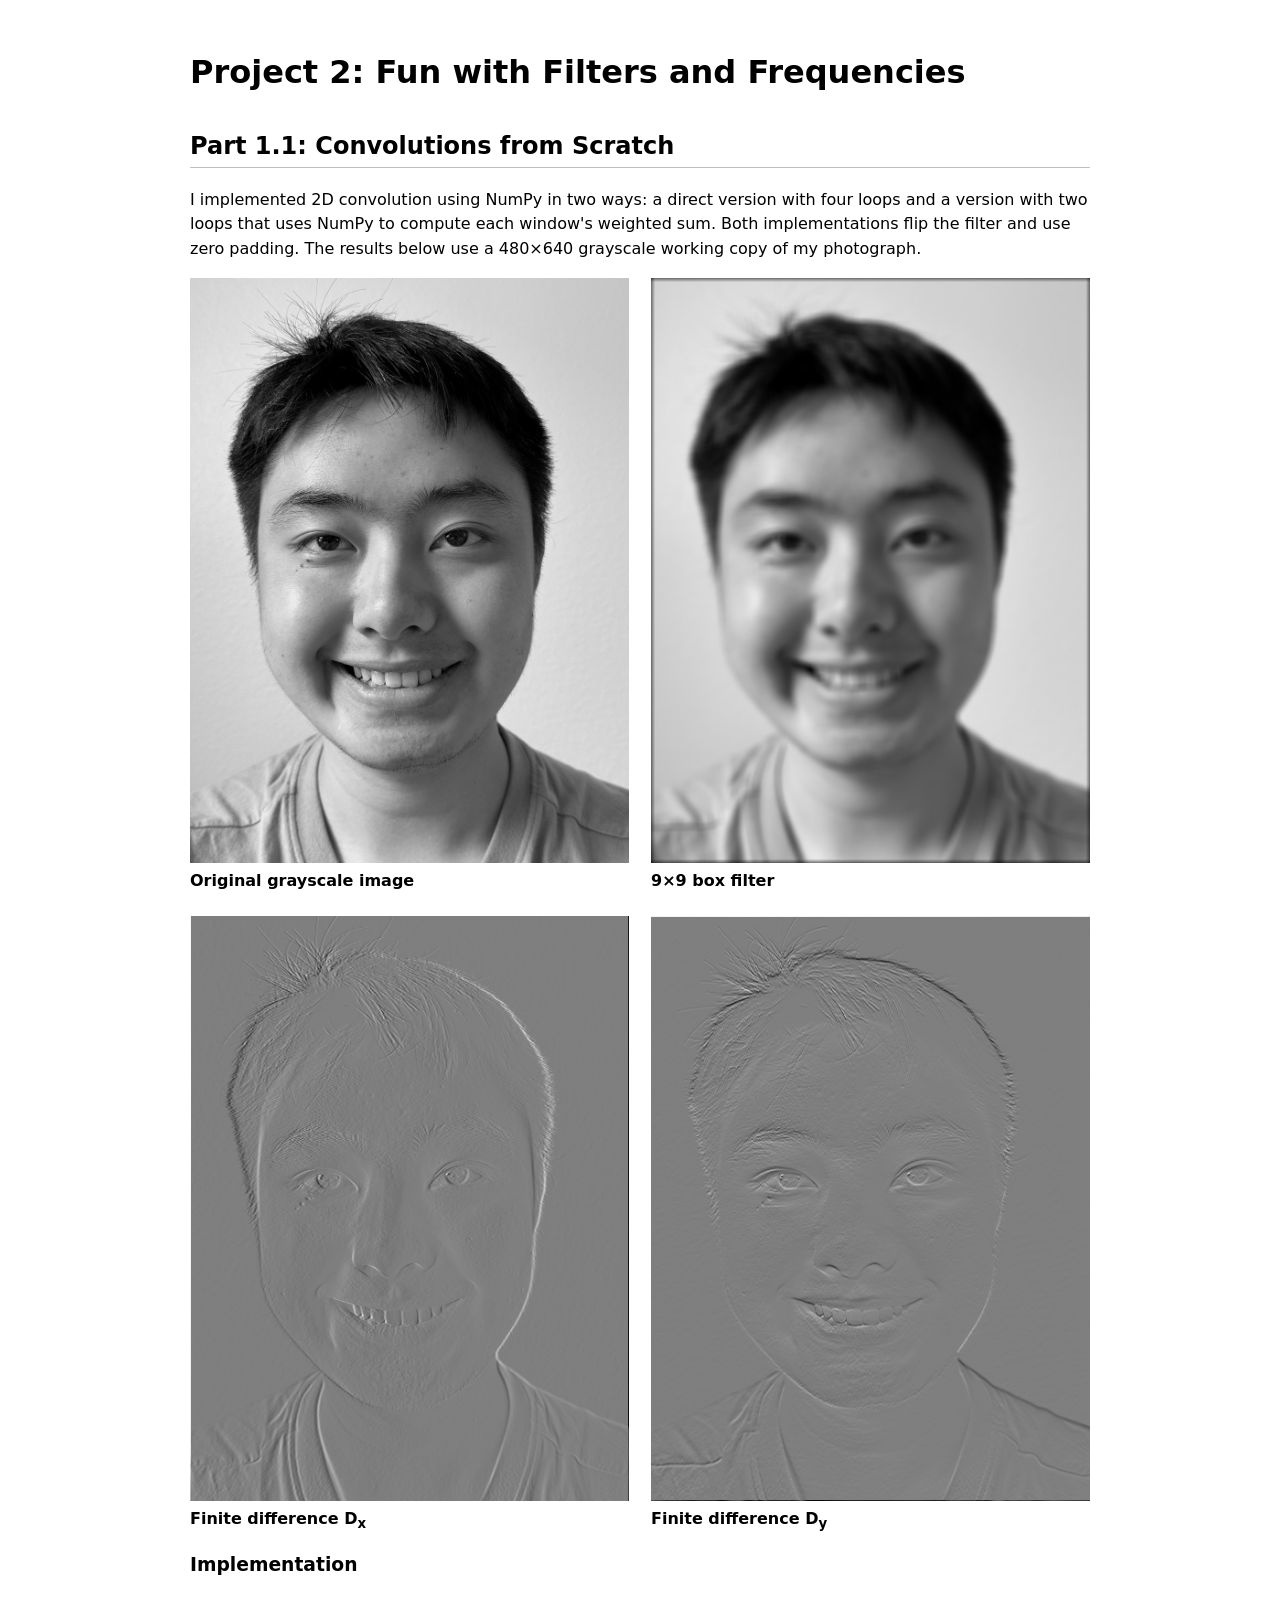
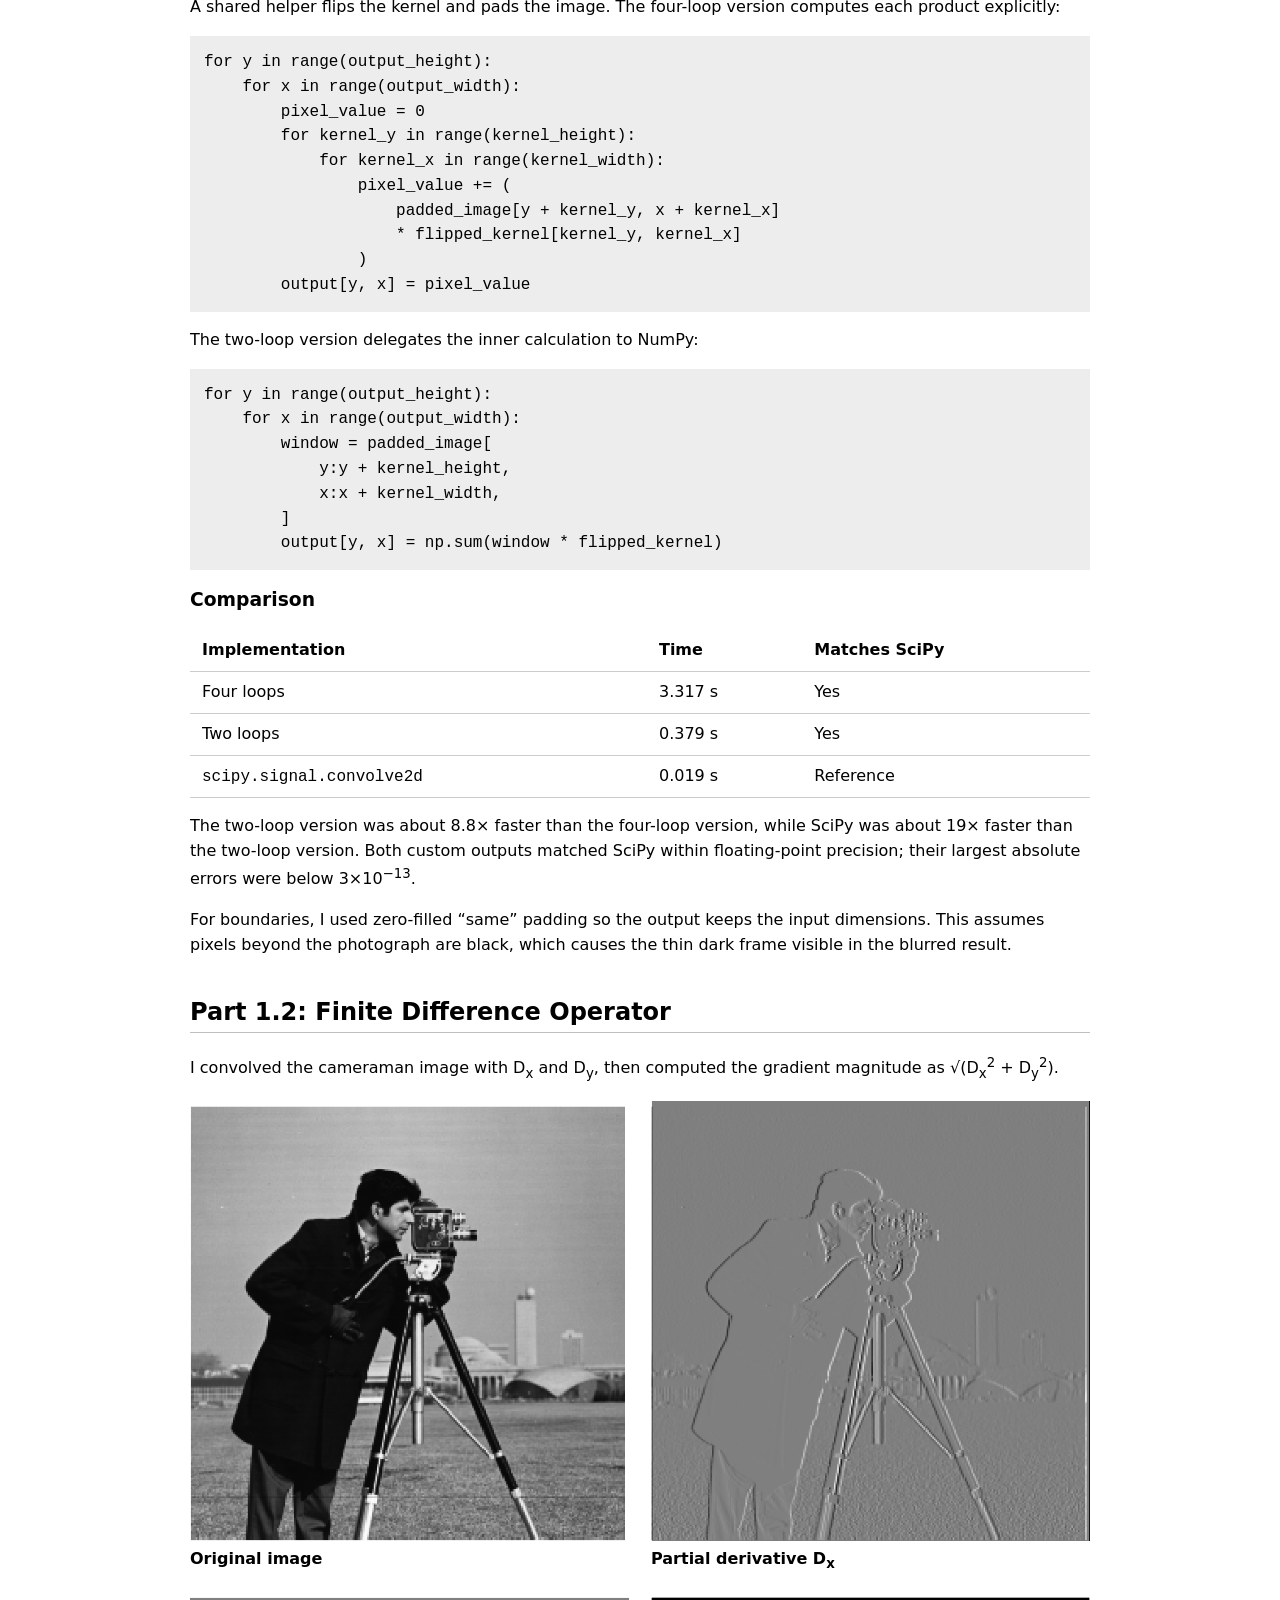
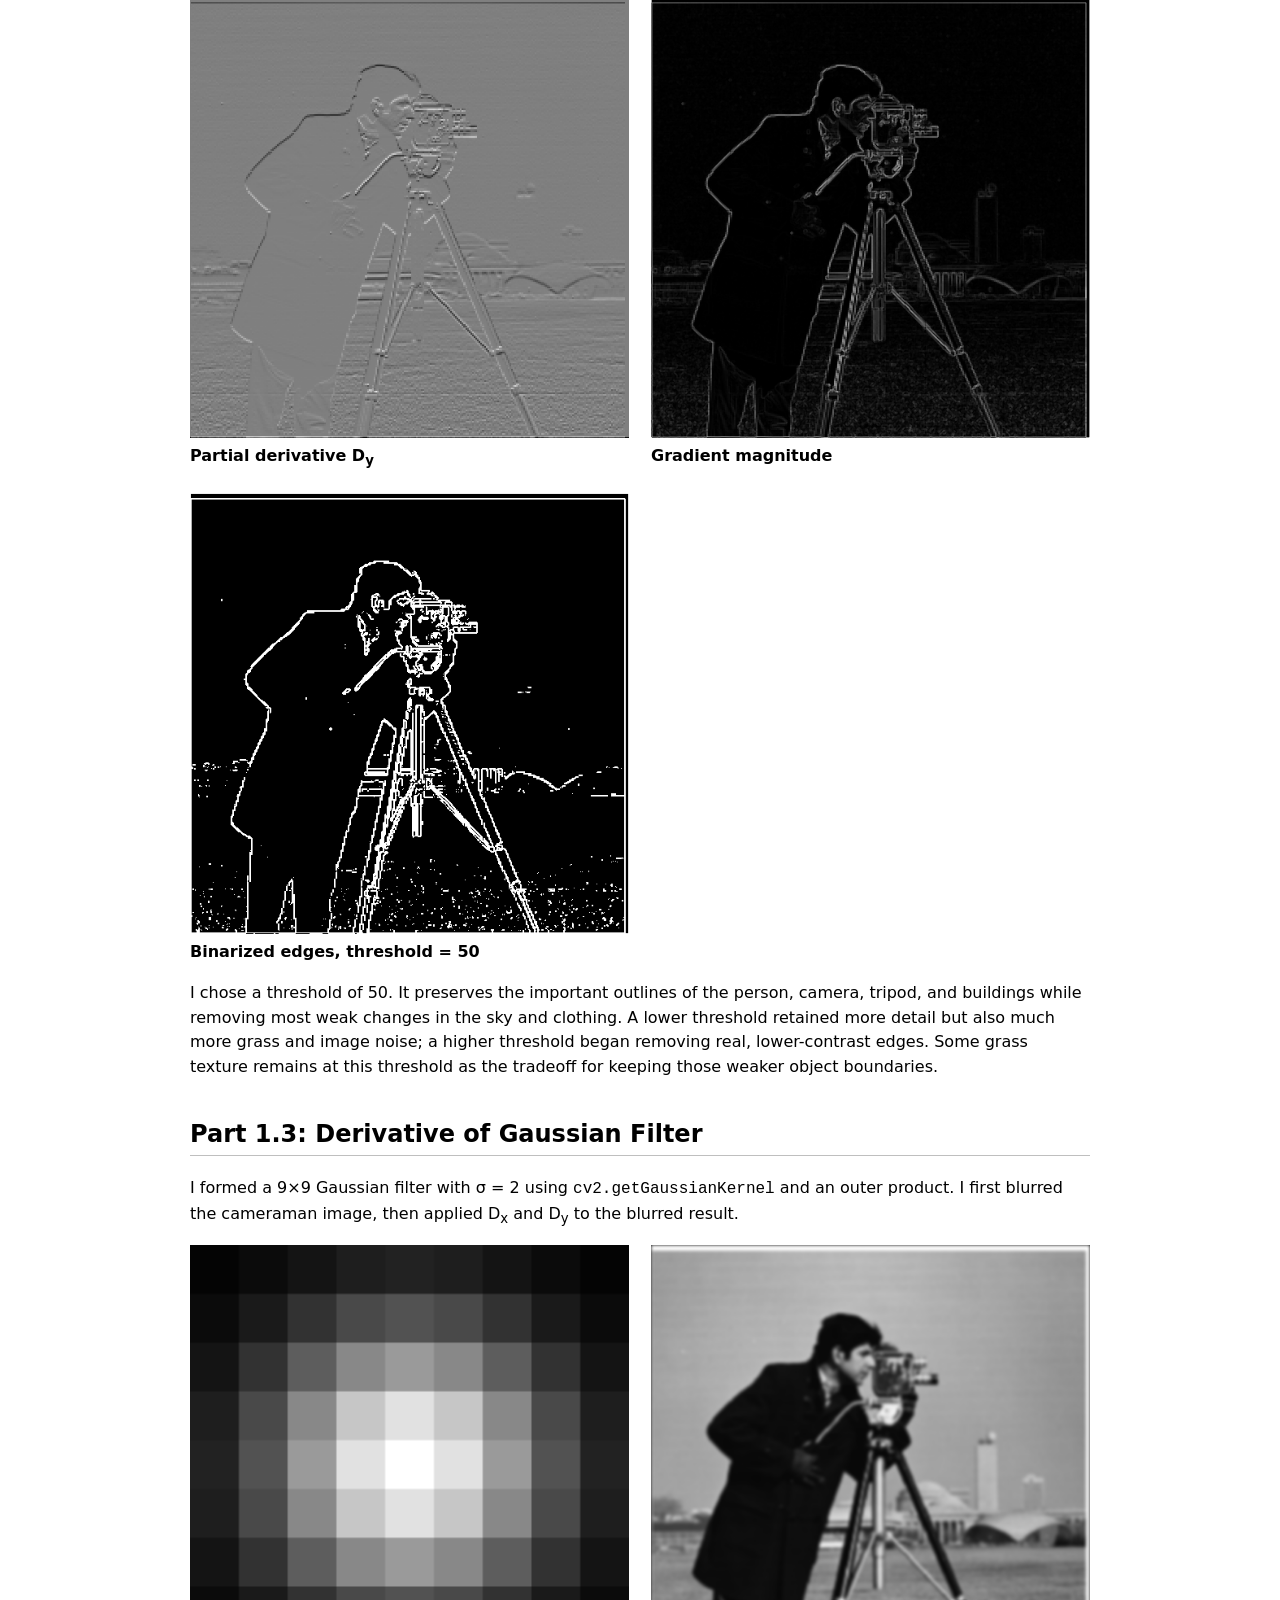
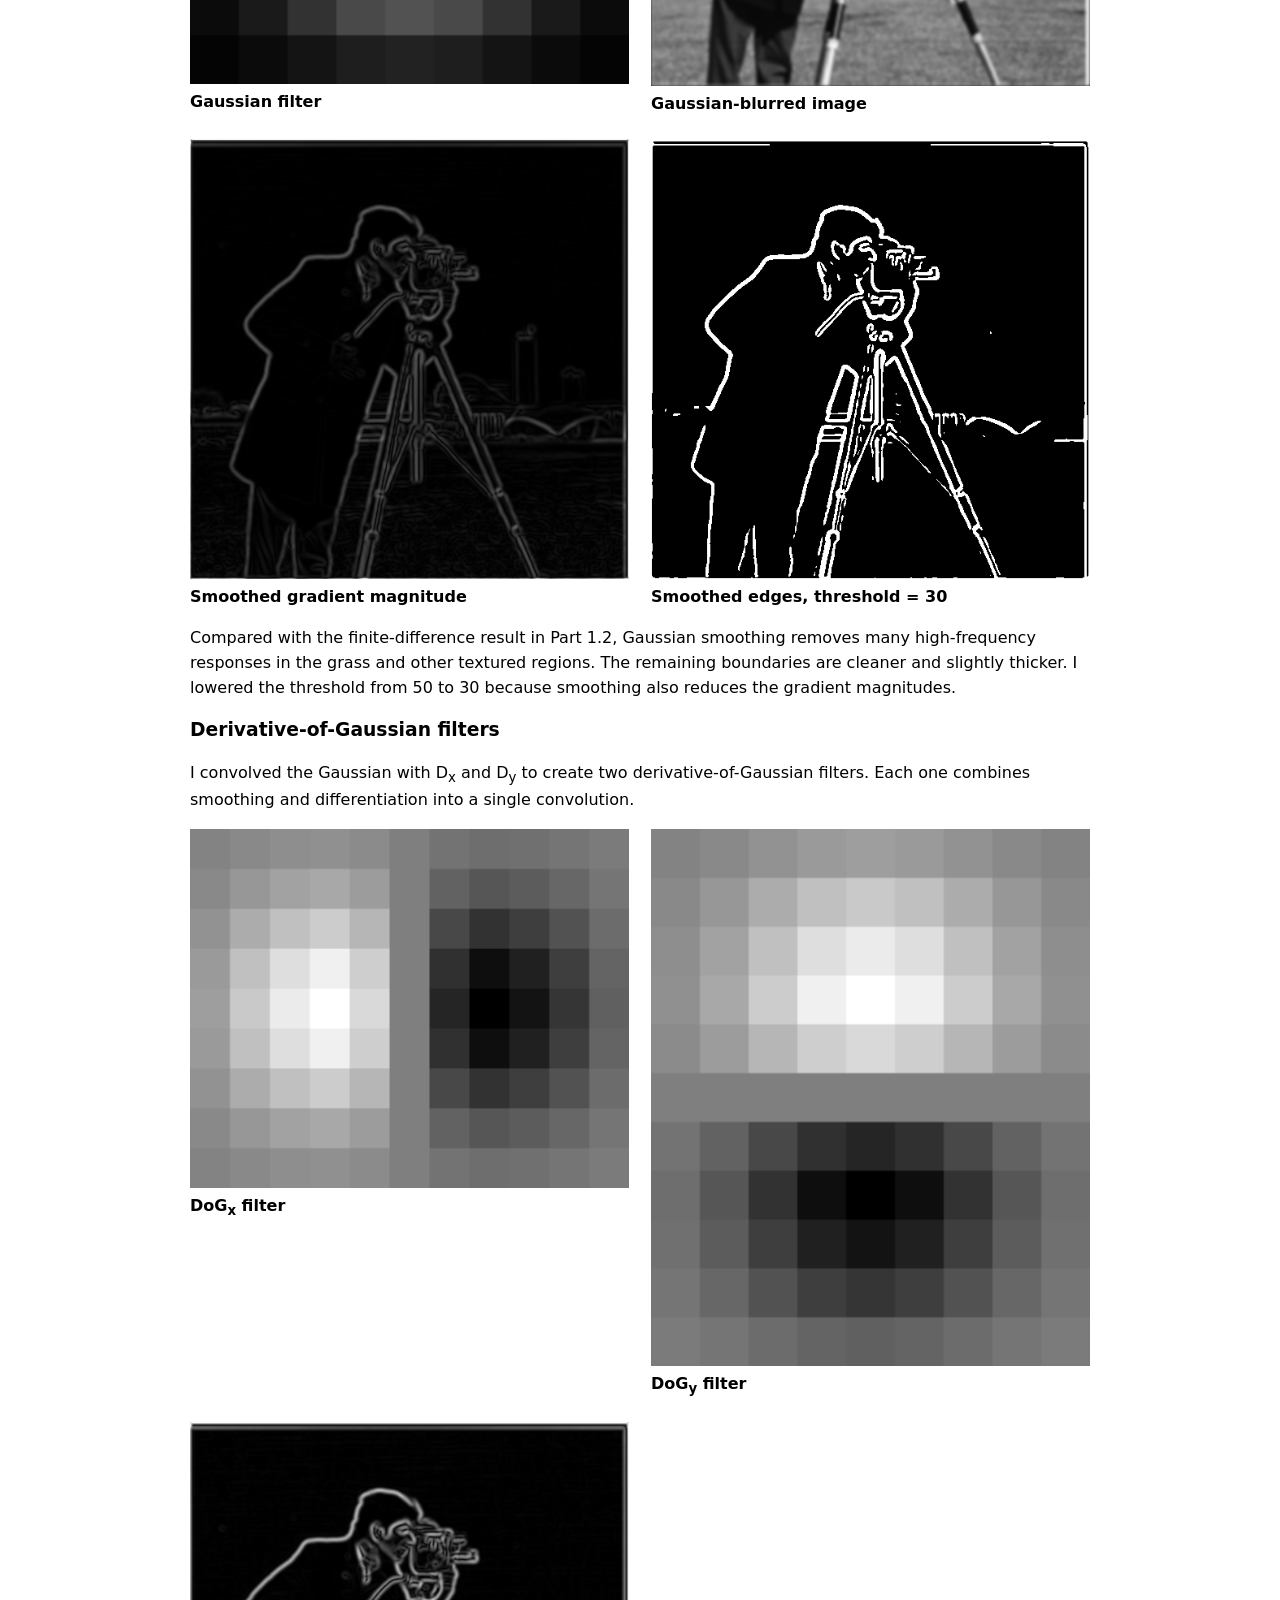
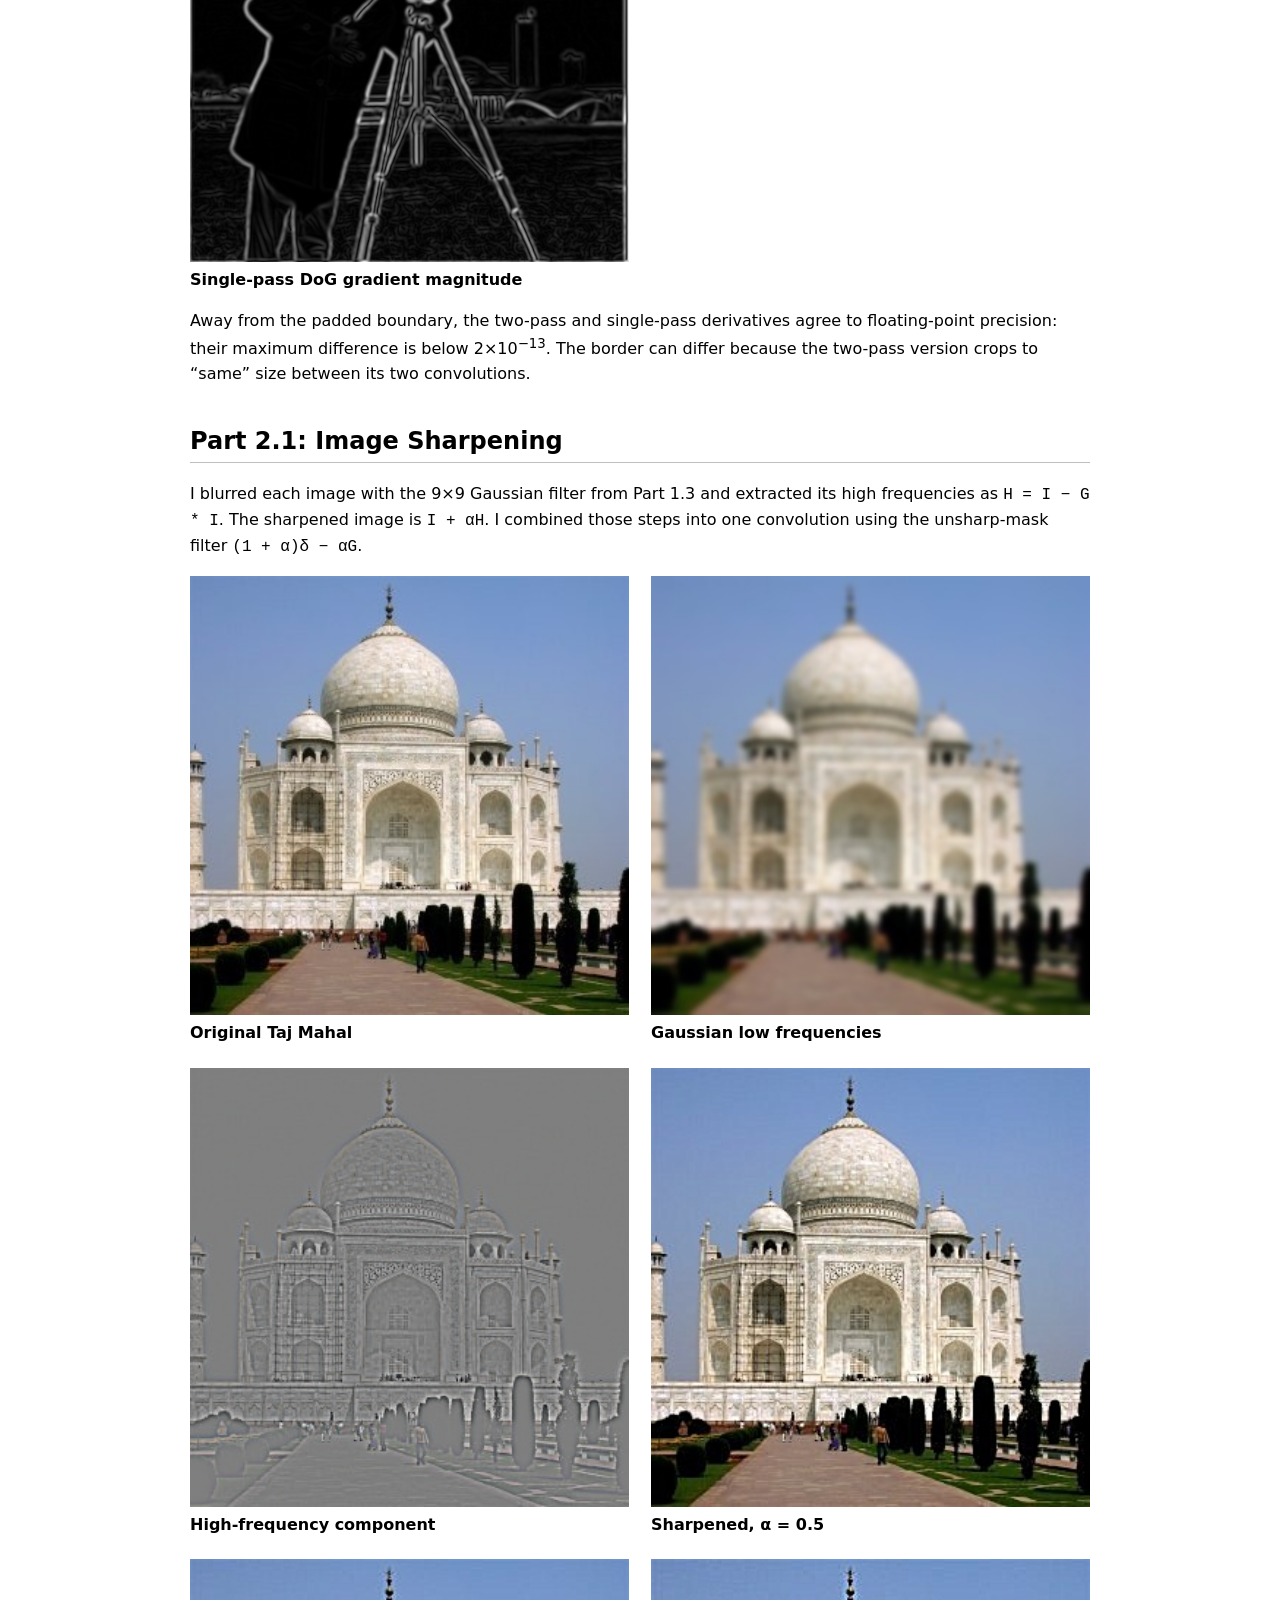
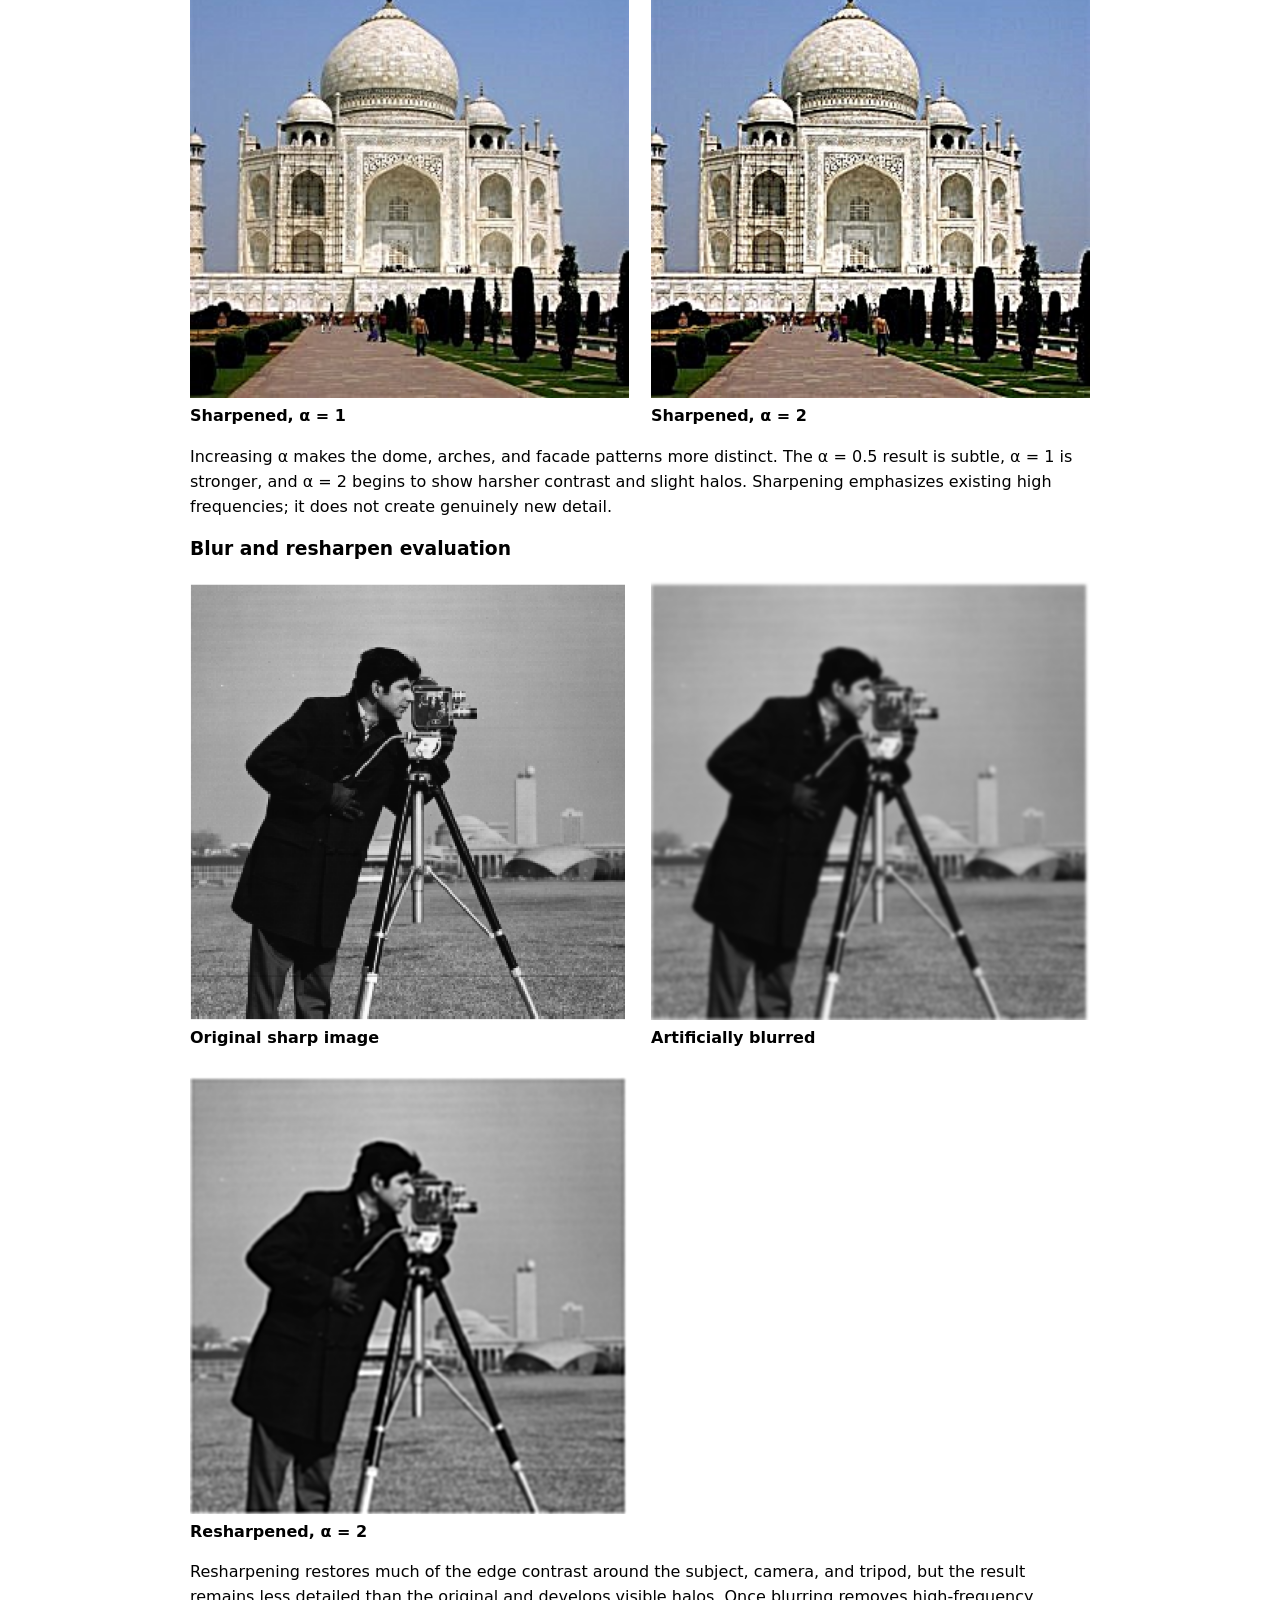
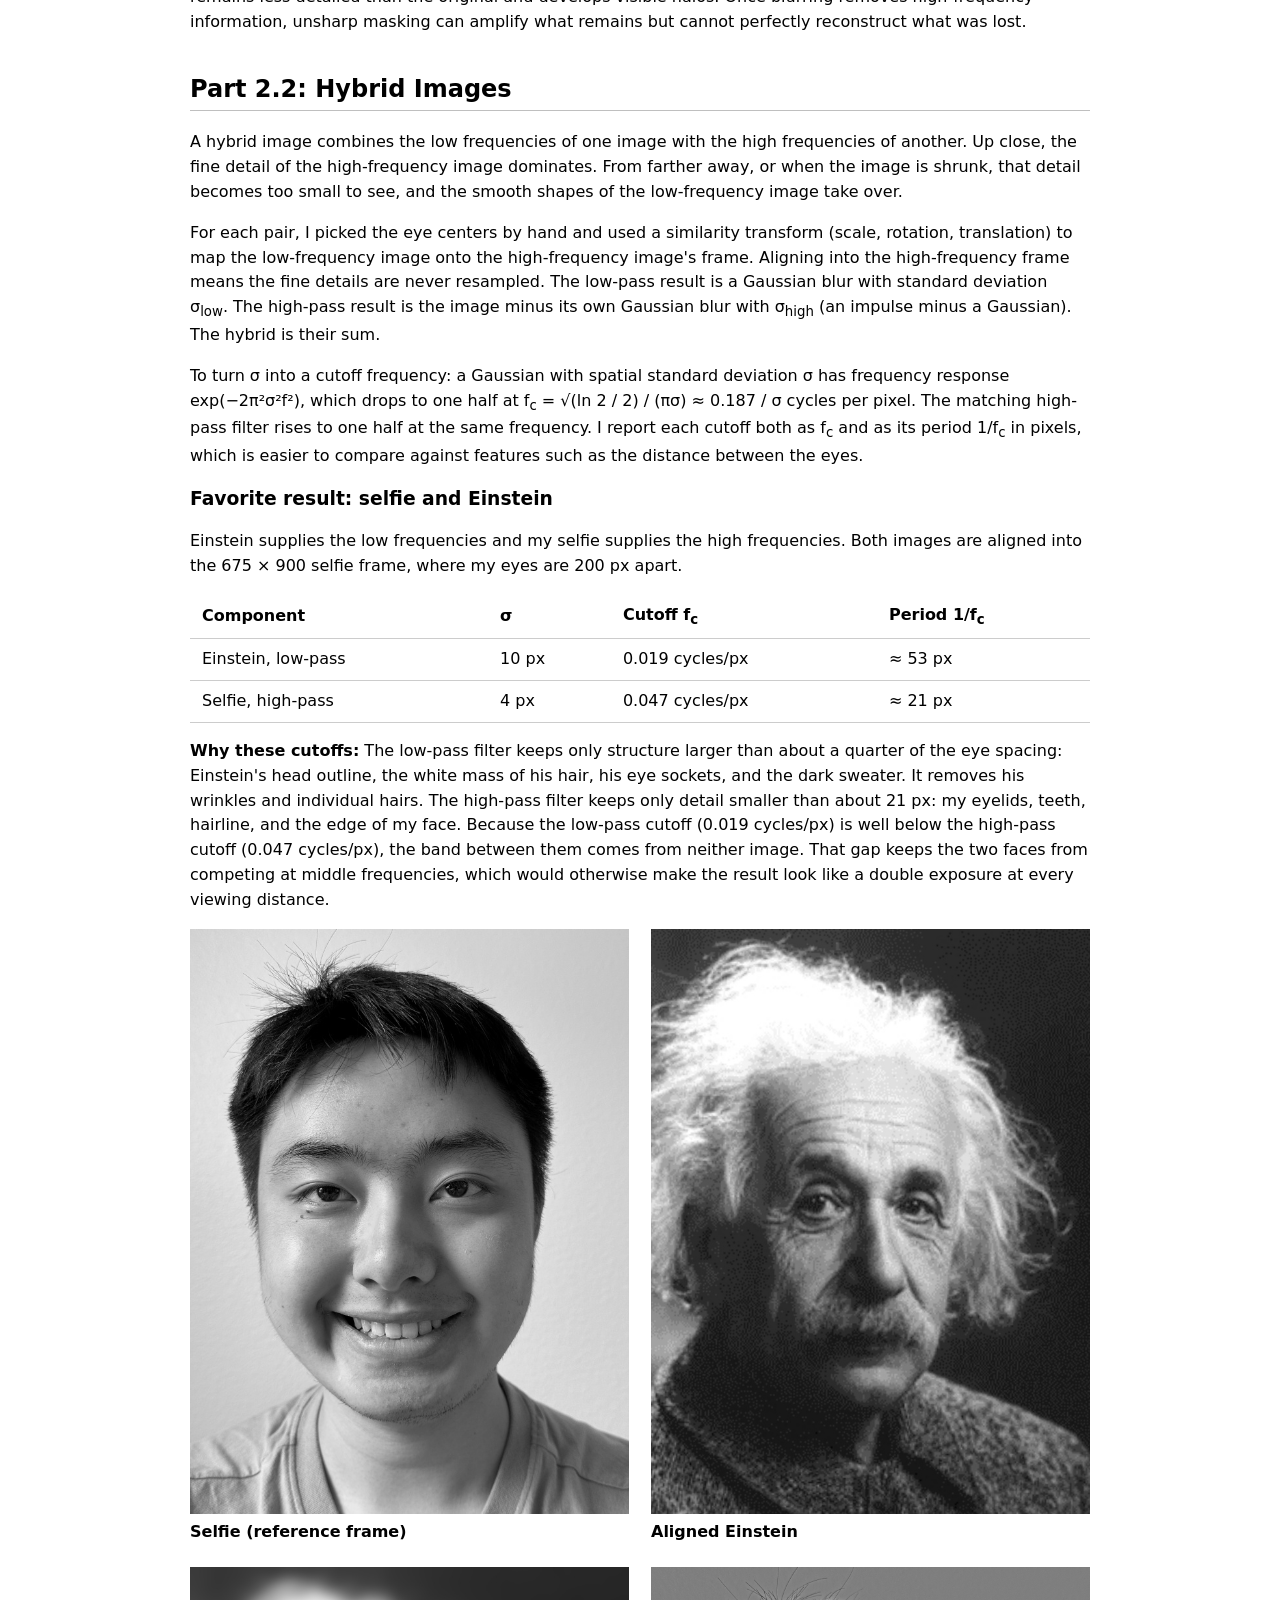
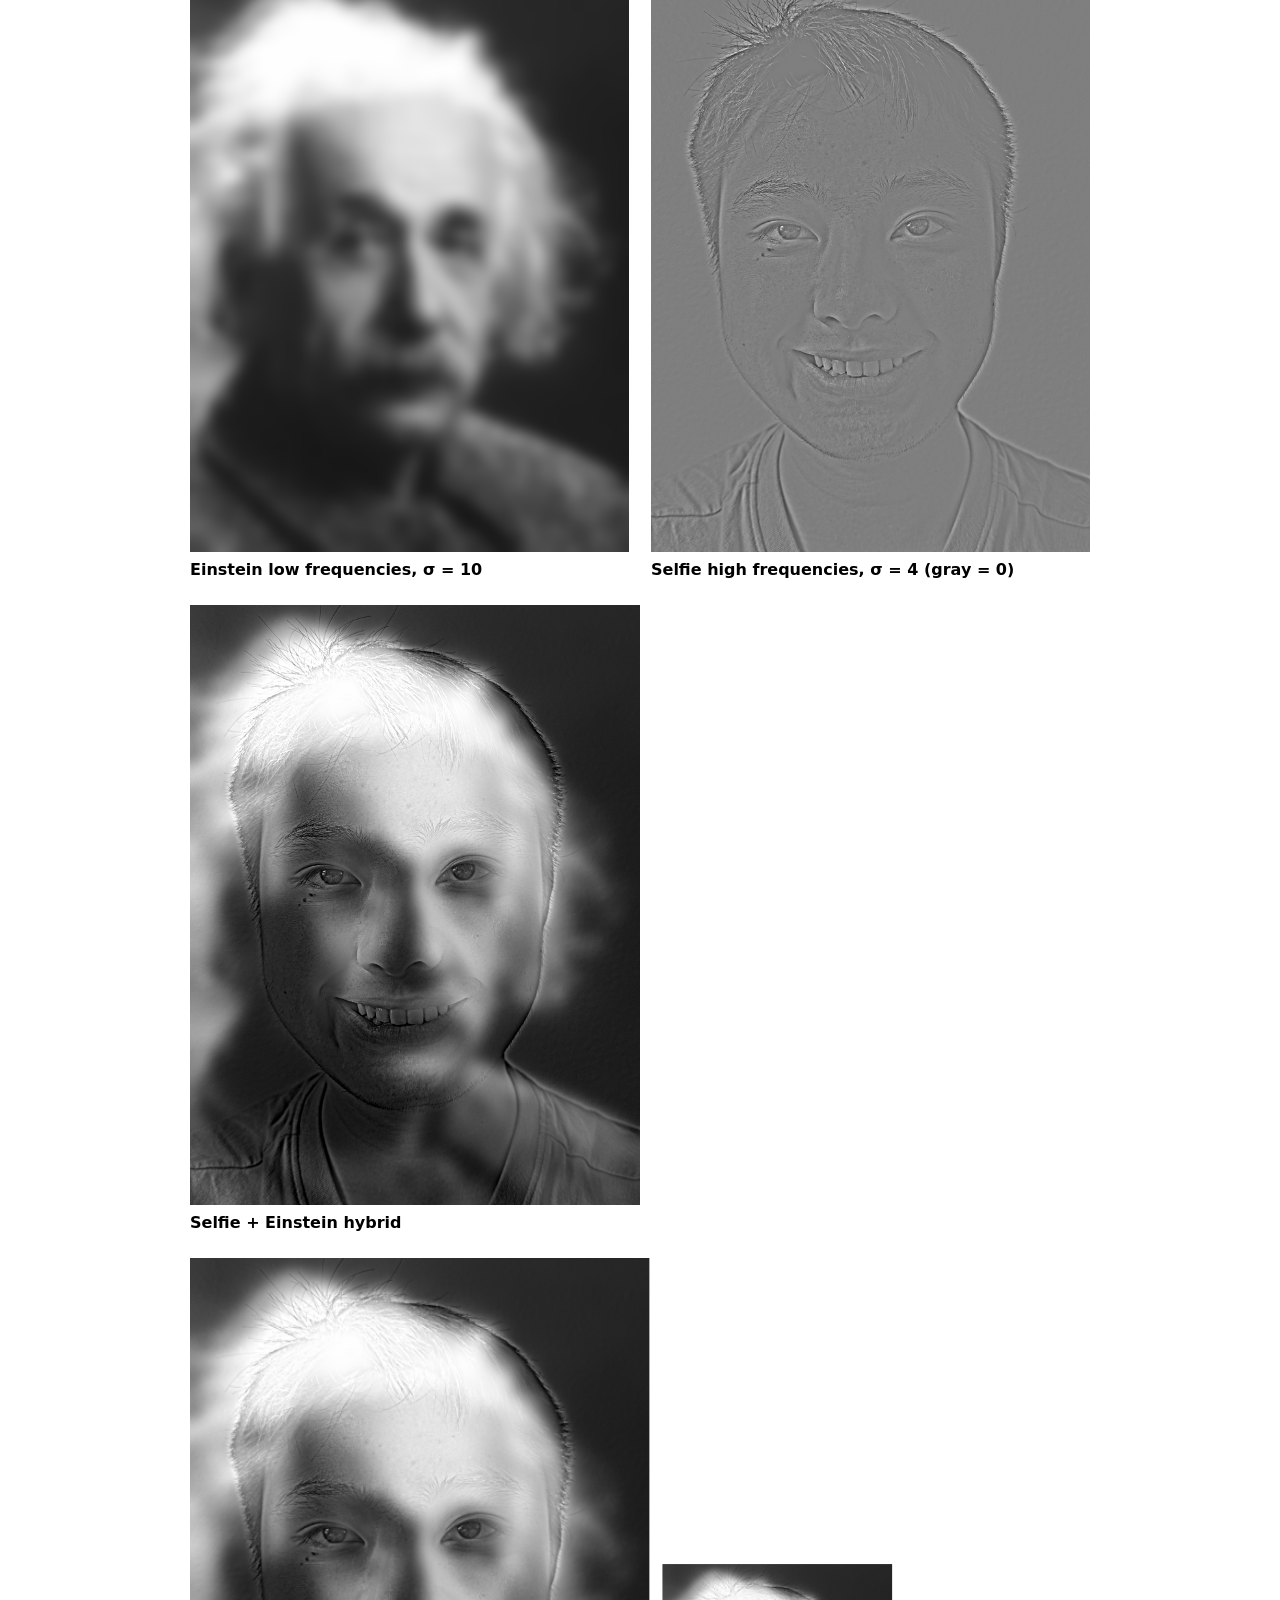
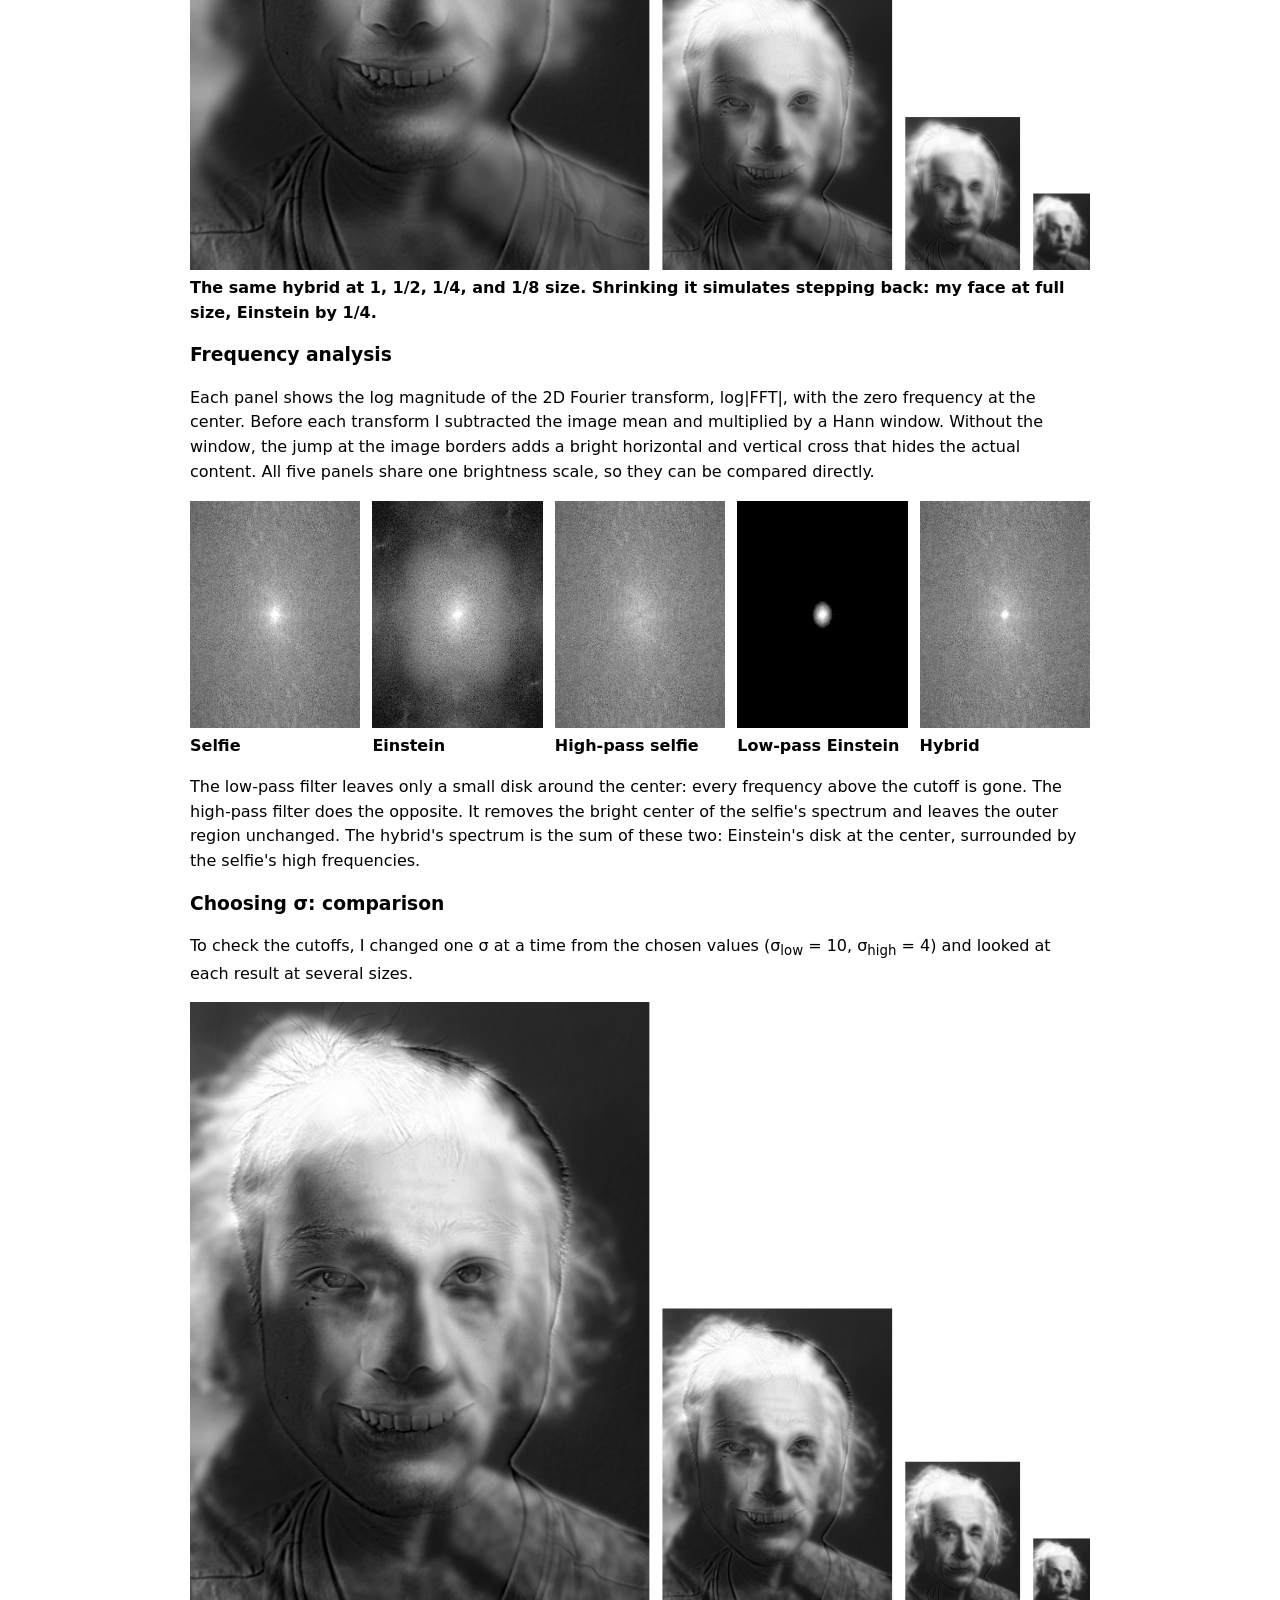
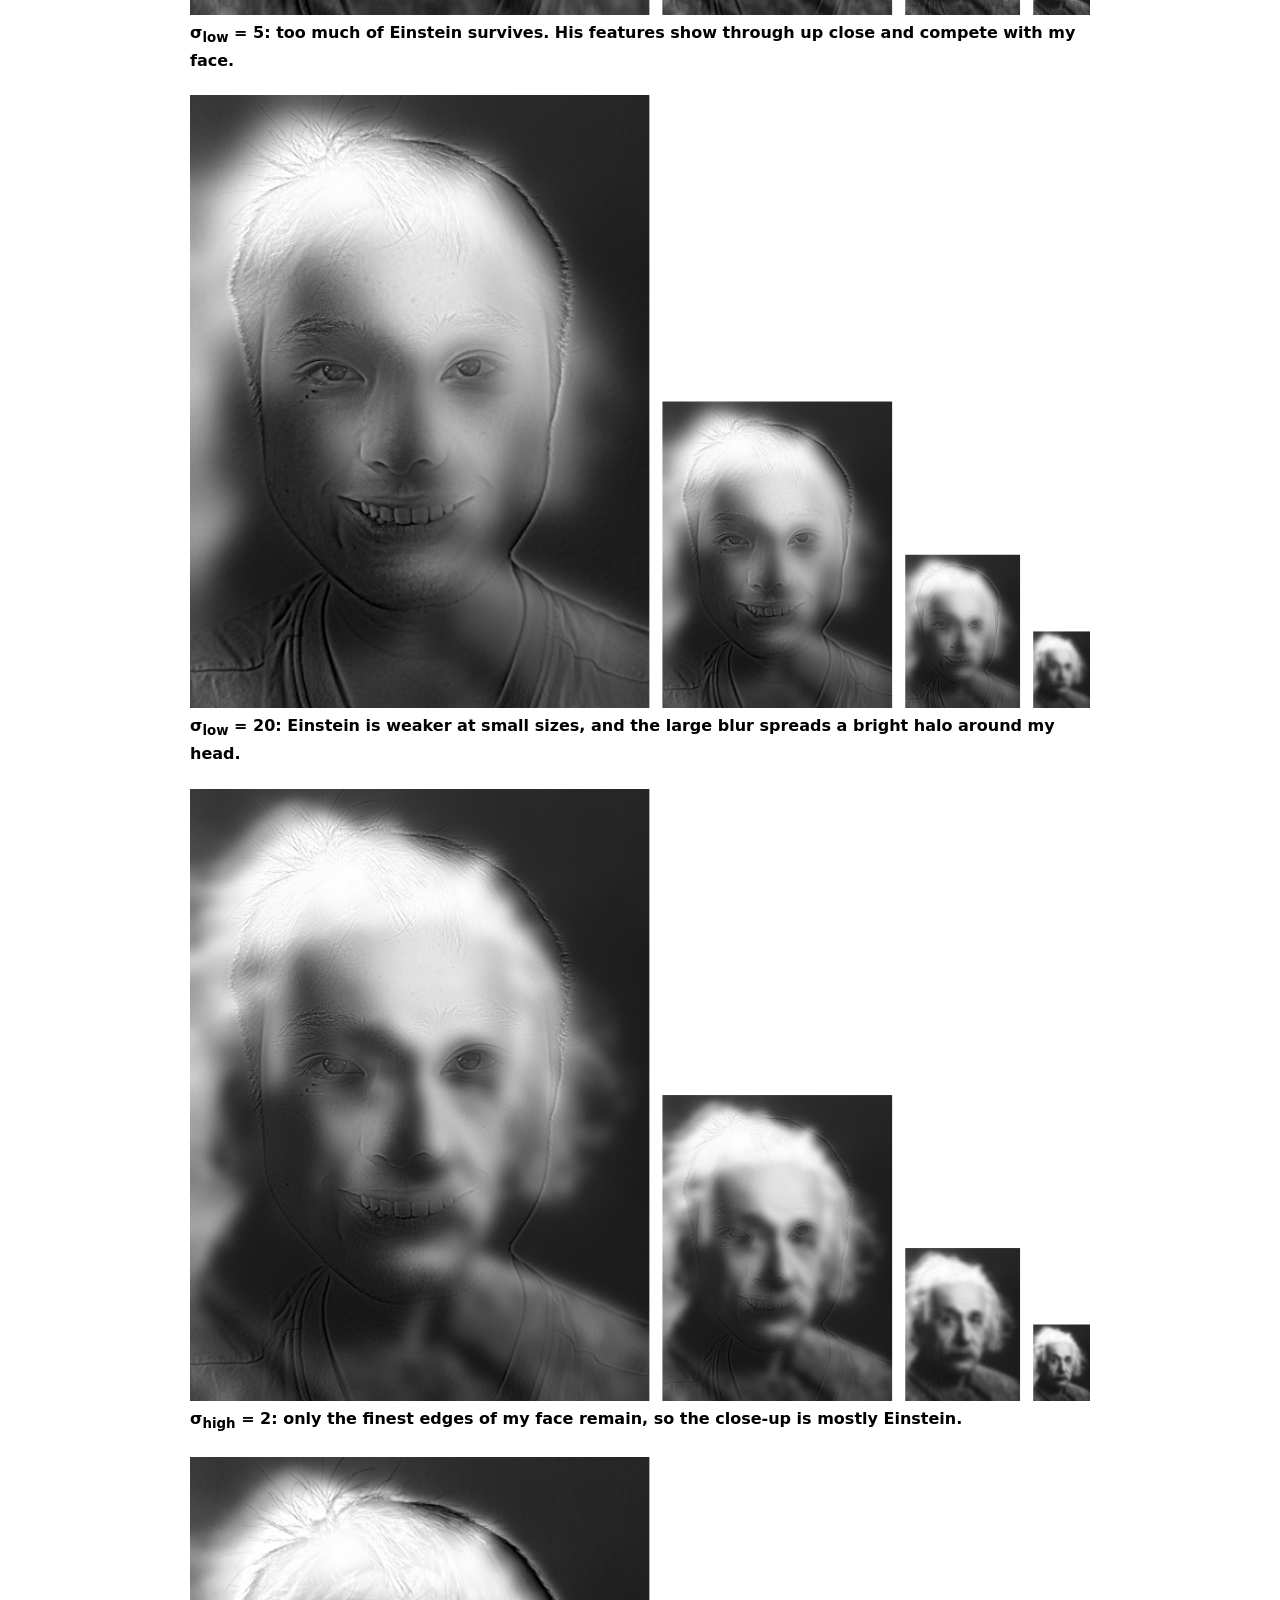
<file: cs180/proj2/index.html>
<!doctype html>
<html lang="en">
<head>
  <meta charset="utf-8">
  <meta name="viewport" content="width=device-width, initial-scale=1">
  <title>CS 180 Project 2</title>
  <style>
    :root {
      color-scheme: light dark;
      font-family: system-ui, sans-serif;
      line-height: 1.55;
    }

    body {
      max-width: 900px;
      margin: 0 auto;
      padding: 32px 20px 64px;
    }

    h1, h2, h3 {
      line-height: 1.2;
    }

    h2 {
      margin-top: 40px;
      padding-bottom: 6px;
      border-bottom: 1px solid color-mix(in srgb, currentColor 25%, transparent);
    }

    .images {
      display: grid;
      grid-template-columns: repeat(2, minmax(0, 1fr));
      gap: 22px;
    }

    .images .wide {
      grid-column: 1 / -1;
    }

    .images.spectra {
      grid-template-columns: repeat(5, minmax(0, 1fr));
      gap: 12px;
    }

    .images.three {
      grid-template-columns: repeat(3, minmax(0, 1fr));
      gap: 12px;
    }

    .images.six {
      grid-template-columns: repeat(6, minmax(0, 1fr));
      gap: 8px;
      margin-bottom: 12px;
    }

    .images.six figcaption,
    .images.three figcaption {
      font-size: 0.85em;
    }

    figure {
      margin: 0;
    }

    img {
      display: block;
      width: 100%;
      height: auto;
    }

    figcaption {
      margin-top: 6px;
      font-weight: 600;
    }

    table {
      border-collapse: collapse;
      width: 100%;
    }

    th, td {
      padding: 8px 12px;
      text-align: left;
      border-bottom: 1px solid color-mix(in srgb, currentColor 20%, transparent);
    }

    pre {
      overflow-x: auto;
      padding: 14px;
      background: color-mix(in srgb, currentColor 7%, transparent);
    }

    code {
      font-family: ui-monospace, SFMono-Regular, Menlo, monospace;
    }

    @media (max-width: 620px) {
      .images {
        grid-template-columns: 1fr;
      }

      .images.spectra {
        grid-template-columns: repeat(2, minmax(0, 1fr));
      }

      .images.three,
      .images.six {
        grid-template-columns: repeat(3, minmax(0, 1fr));
      }
    }
  </style>
</head>
<body>
  <main>
    <h1>Project 2: Fun with Filters and Frequencies</h1>

    <h2>Part 1.1: Convolutions from Scratch</h2>
    <p>
      I implemented 2D convolution using NumPy in two ways: a direct version
      with four loops and a version with two loops that uses NumPy to compute
      each window's weighted sum. Both implementations flip the filter and use
      zero padding. The results below use a 480&times;640 grayscale working copy
      of my photograph.
    </p>

    <div class="images">
      <figure>
        <img src="assets/selfie-grayscale.jpg" alt="Original grayscale portrait">
        <figcaption>Original grayscale image</figcaption>
      </figure>
      <figure>
        <img src="assets/selfie-box-blur.jpg" alt="Portrait blurred with a 9 by 9 box filter">
        <figcaption>9&times;9 box filter</figcaption>
      </figure>
      <figure>
        <img src="assets/selfie-dx.png" alt="Signed horizontal derivative of the portrait">
        <figcaption>Finite difference D<sub>x</sub></figcaption>
      </figure>
      <figure>
        <img src="assets/selfie-dy.png" alt="Signed vertical derivative of the portrait">
        <figcaption>Finite difference D<sub>y</sub></figcaption>
      </figure>
    </div>

    <h3>Implementation</h3>
    <p>
      A shared helper flips the kernel and pads the image. The four-loop version
      computes each product explicitly:
    </p>
    <pre><code>for y in range(output_height):
    for x in range(output_width):
        pixel_value = 0
        for kernel_y in range(kernel_height):
            for kernel_x in range(kernel_width):
                pixel_value += (
                    padded_image[y + kernel_y, x + kernel_x]
                    * flipped_kernel[kernel_y, kernel_x]
                )
        output[y, x] = pixel_value</code></pre>

    <p>The two-loop version delegates the inner calculation to NumPy:</p>
    <pre><code>for y in range(output_height):
    for x in range(output_width):
        window = padded_image[
            y:y + kernel_height,
            x:x + kernel_width,
        ]
        output[y, x] = np.sum(window * flipped_kernel)</code></pre>

    <h3>Comparison</h3>
    <table>
      <thead>
        <tr>
          <th>Implementation</th>
          <th>Time</th>
          <th>Matches SciPy</th>
        </tr>
      </thead>
      <tbody>
        <tr>
          <td>Four loops</td>
          <td>3.317 s</td>
          <td>Yes</td>
        </tr>
        <tr>
          <td>Two loops</td>
          <td>0.379 s</td>
          <td>Yes</td>
        </tr>
        <tr>
          <td><code>scipy.signal.convolve2d</code></td>
          <td>0.019 s</td>
          <td>Reference</td>
        </tr>
      </tbody>
    </table>
    <p>
      The two-loop version was about 8.8&times; faster than the four-loop
      version, while SciPy was about 19&times; faster than the two-loop version.
      Both custom outputs matched SciPy within floating-point precision; their
      largest absolute errors were below 3&times;10<sup>&minus;13</sup>.
    </p>
    <p>
      For boundaries, I used zero-filled “same” padding so the output keeps the
      input dimensions. This assumes pixels beyond the photograph are black,
      which causes the thin dark frame visible in the blurred result.
    </p>

    <h2>Part 1.2: Finite Difference Operator</h2>
    <p>
      I convolved the cameraman image with D<sub>x</sub> and D<sub>y</sub>, then
      computed the gradient magnitude as
      √(D<sub>x</sub><sup>2</sup> + D<sub>y</sub><sup>2</sup>).
    </p>

    <div class="images">
      <figure>
        <img src="assets/cameraman-grayscale.png" alt="Original grayscale cameraman image">
        <figcaption>Original image</figcaption>
      </figure>
      <figure>
        <img src="assets/cameraman-dx.png" alt="Horizontal derivative of the cameraman image">
        <figcaption>Partial derivative D<sub>x</sub></figcaption>
      </figure>
      <figure>
        <img src="assets/cameraman-dy.png" alt="Vertical derivative of the cameraman image">
        <figcaption>Partial derivative D<sub>y</sub></figcaption>
      </figure>
      <figure>
        <img src="assets/cameraman-gradient-magnitude.png" alt="Gradient magnitude of the cameraman image">
        <figcaption>Gradient magnitude</figcaption>
      </figure>
      <figure>
        <img src="assets/cameraman-edges.png" alt="Binarized edges from the cameraman image">
        <figcaption>Binarized edges, threshold = 50</figcaption>
      </figure>
    </div>

    <p>
      I chose a threshold of 50. It preserves the important outlines of the
      person, camera, tripod, and buildings while removing most weak changes in
      the sky and clothing. A lower threshold retained more detail but also much
      more grass and image noise; a higher threshold began removing real,
      lower-contrast edges. Some grass texture remains at this threshold as the
      tradeoff for keeping those weaker object boundaries.
    </p>

    <h2>Part 1.3: Derivative of Gaussian Filter</h2>
    <p>
      I formed a 9&times;9 Gaussian filter with σ = 2 using
      <code>cv2.getGaussianKernel</code> and an outer product. I first blurred
      the cameraman image, then applied D<sub>x</sub> and D<sub>y</sub> to the
      blurred result.
    </p>

    <div class="images">
      <figure>
        <img src="assets/gaussian-filter.png" alt="Nine by nine Gaussian filter">
        <figcaption>Gaussian filter</figcaption>
      </figure>
      <figure>
        <img src="assets/cameraman-gaussian-blur.png" alt="Gaussian-blurred cameraman image">
        <figcaption>Gaussian-blurred image</figcaption>
      </figure>
      <figure>
        <img src="assets/cameraman-smoothed-gradient-magnitude.png" alt="Gradient magnitude after Gaussian smoothing">
        <figcaption>Smoothed gradient magnitude</figcaption>
      </figure>
      <figure>
        <img src="assets/cameraman-smoothed-edges.png" alt="Binarized edges after Gaussian smoothing">
        <figcaption>Smoothed edges, threshold = 30</figcaption>
      </figure>
    </div>

    <p>
      Compared with the finite-difference result in Part 1.2, Gaussian
      smoothing removes many high-frequency responses in the grass and other
      textured regions. The remaining boundaries are cleaner and slightly
      thicker. I lowered the threshold from 50 to 30 because smoothing also
      reduces the gradient magnitudes.
    </p>

    <h3>Derivative-of-Gaussian filters</h3>
    <p>
      I convolved the Gaussian with D<sub>x</sub> and D<sub>y</sub> to create
      two derivative-of-Gaussian filters. Each one combines smoothing and
      differentiation into a single convolution.
    </p>

    <div class="images">
      <figure>
        <img src="assets/dog-x-filter.png" alt="Derivative-of-Gaussian filter in the x direction">
        <figcaption>DoG<sub>x</sub> filter</figcaption>
      </figure>
      <figure>
        <img src="assets/dog-y-filter.png" alt="Derivative-of-Gaussian filter in the y direction">
        <figcaption>DoG<sub>y</sub> filter</figcaption>
      </figure>
      <figure>
        <img src="assets/cameraman-dog-gradient-magnitude.png" alt="Gradient magnitude computed with derivative-of-Gaussian filters">
        <figcaption>Single-pass DoG gradient magnitude</figcaption>
      </figure>
    </div>

    <p>
      Away from the padded boundary, the two-pass and single-pass derivatives
      agree to floating-point precision: their maximum difference is below
      2&times;10<sup>&minus;13</sup>. The border can differ because the two-pass
      version crops to “same” size between its two convolutions.
    </p>

    <h2>Part 2.1: Image Sharpening</h2>
    <p>
      I blurred each image with the 9&times;9 Gaussian filter from Part 1.3 and
      extracted its high frequencies as <code>H = I − G * I</code>. The
      sharpened image is <code>I + αH</code>. I combined those steps into one
      convolution using the unsharp-mask filter
      <code>(1 + α)δ − αG</code>.
    </p>

    <div class="images">
      <figure>
        <img src="assets/taj-original.jpg" alt="Original Taj Mahal image">
        <figcaption>Original Taj Mahal</figcaption>
      </figure>
      <figure>
        <img src="assets/taj-blurred.jpg" alt="Gaussian-blurred Taj Mahal image">
        <figcaption>Gaussian low frequencies</figcaption>
      </figure>
      <figure>
        <img src="assets/taj-high-frequency.png" alt="High-frequency component of the Taj Mahal image">
        <figcaption>High-frequency component</figcaption>
      </figure>
      <figure>
        <img src="assets/taj-sharpened-0_5.jpg" alt="Taj Mahal sharpened with amount 0.5">
        <figcaption>Sharpened, α = 0.5</figcaption>
      </figure>
      <figure>
        <img src="assets/taj-sharpened-1_0.jpg" alt="Taj Mahal sharpened with amount 1">
        <figcaption>Sharpened, α = 1</figcaption>
      </figure>
      <figure>
        <img src="assets/taj-sharpened-2_0.jpg" alt="Taj Mahal sharpened with amount 2">
        <figcaption>Sharpened, α = 2</figcaption>
      </figure>
    </div>

    <p>
      Increasing α makes the dome, arches, and facade patterns more distinct.
      The α = 0.5 result is subtle, α = 1 is stronger, and α = 2 begins to show
      harsher contrast and slight halos. Sharpening emphasizes existing high
      frequencies; it does not create genuinely new detail.
    </p>

    <h3>Blur and resharpen evaluation</h3>
    <div class="images">
      <figure>
        <img src="assets/cameraman-original-2_1.png" alt="Original cameraman image before artificial blurring">
        <figcaption>Original sharp image</figcaption>
      </figure>
      <figure>
        <img src="assets/cameraman-artificially-blurred.png" alt="Artificially blurred cameraman image">
        <figcaption>Artificially blurred</figcaption>
      </figure>
      <figure>
        <img src="assets/cameraman-resharpened.png" alt="Cameraman image sharpened after artificial blurring">
        <figcaption>Resharpened, α = 2</figcaption>
      </figure>
    </div>

    <p>
      Resharpening restores much of the edge contrast around the subject,
      camera, and tripod, but the result remains less detailed than the original
      and develops visible halos. Once blurring removes high-frequency
      information, unsharp masking can amplify what remains but cannot perfectly
      reconstruct what was lost.
    </p>

    <h2>Part 2.2: Hybrid Images</h2>
    <p>
      A hybrid image combines the low frequencies of one image with the high
      frequencies of another. Up close, the fine detail of the high-frequency
      image dominates. From farther away, or when the image is shrunk, that
      detail becomes too small to see, and the smooth shapes of the
      low-frequency image take over.
    </p>
    <p>
      For each pair, I picked the eye centers by hand and used a similarity
      transform (scale, rotation, translation) to map the low-frequency image
      onto the high-frequency image's frame. Aligning into the high-frequency
      frame means the fine details are never resampled. The low-pass result is
      a Gaussian blur with standard deviation σ<sub>low</sub>. The high-pass
      result is the image minus its own Gaussian blur with
      σ<sub>high</sub> (an impulse minus a Gaussian). The hybrid is their sum.
    </p>
    <p>
      To turn σ into a cutoff frequency: a Gaussian with spatial standard
      deviation σ has frequency response
      exp(−2π²σ²f²), which drops to one half at
      f<sub>c</sub> = √(ln 2 / 2) / (πσ) ≈ 0.187 / σ cycles per pixel. The
      matching high-pass filter rises to one half at the same frequency. I
      report each cutoff both as f<sub>c</sub> and as its period 1/f<sub>c</sub>
      in pixels, which is easier to compare against features such as the
      distance between the eyes.
    </p>

    <h3>Favorite result: selfie and Einstein</h3>
    <p>
      Einstein supplies the low frequencies and my selfie supplies the high
      frequencies. Both images are aligned into the 675 × 900 selfie frame,
      where my eyes are 200 px apart.
    </p>

    <table>
      <thead>
        <tr><th>Component</th><th>σ</th><th>Cutoff f<sub>c</sub></th><th>Period 1/f<sub>c</sub></th></tr>
      </thead>
      <tbody>
        <tr><td>Einstein, low-pass</td><td>10 px</td><td>0.019 cycles/px</td><td>≈ 53 px</td></tr>
        <tr><td>Selfie, high-pass</td><td>4 px</td><td>0.047 cycles/px</td><td>≈ 21 px</td></tr>
      </tbody>
    </table>

    <p>
      <strong>Why these cutoffs:</strong> The low-pass filter keeps only
      structure larger than about a quarter of the eye spacing: Einstein's head
      outline, the white mass of his hair, his eye sockets, and the dark
      sweater. It removes his wrinkles and individual hairs. The high-pass
      filter keeps only detail smaller than about 21 px: my eyelids, teeth,
      hairline, and the edge of my face. Because the low-pass cutoff
      (0.019 cycles/px) is well below the high-pass cutoff (0.047 cycles/px),
      the band between them comes from neither image. That gap keeps the two faces from competing at middle
      frequencies, which would otherwise make the result look like a
      double exposure at every viewing distance.
    </p>

    <div class="images">
      <figure>
        <img src="assets/selfie-einstein-selfie-aligned.jpg" alt="Selfie, used as the alignment reference">
        <figcaption>Selfie (reference frame)</figcaption>
      </figure>
      <figure>
        <img src="assets/selfie-einstein-einstein-aligned.jpg" alt="Einstein portrait aligned to the selfie by the eyes">
        <figcaption>Aligned Einstein</figcaption>
      </figure>
      <figure>
        <img src="assets/selfie-einstein-einstein-low.jpg" alt="Low-frequency component of the Einstein portrait">
        <figcaption>Einstein low frequencies, σ = 10</figcaption>
      </figure>
      <figure>
        <img src="assets/selfie-einstein-selfie-high.png" alt="High-frequency component of the selfie, shown with gray as zero">
        <figcaption>Selfie high frequencies, σ = 4 (gray = 0)</figcaption>
      </figure>
      <figure class="wide">
        <img src="assets/selfie-einstein-hybrid.jpg" alt="Hybrid image combining the selfie and Albert Einstein" style="max-width: 450px">
        <figcaption>Selfie + Einstein hybrid</figcaption>
      </figure>
      <figure class="wide">
        <img src="assets/selfie-einstein-scales.png" alt="The selfie and Einstein hybrid shown at full, half, quarter, and eighth size">
        <figcaption>The same hybrid at 1, 1/2, 1/4, and 1/8 size. Shrinking it simulates stepping back: my face at full size, Einstein by 1/4.</figcaption>
      </figure>
    </div>

    <h3>Frequency analysis</h3>
    <p>
      Each panel shows the log magnitude of the 2D Fourier transform,
      log|FFT|, with the zero frequency at the center. Before each transform I
      subtracted the image mean and multiplied by a Hann window. Without the
      window, the jump at the image borders adds a bright horizontal and
      vertical cross that hides the actual content. All five panels share one
      brightness scale, so they can be compared directly.
    </p>
    <div class="images spectra">
      <figure>
        <img src="assets/fft-selfie.png" alt="Log Fourier magnitude of the aligned selfie">
        <figcaption>Selfie</figcaption>
      </figure>
      <figure>
        <img src="assets/fft-einstein.png" alt="Log Fourier magnitude of the aligned Einstein portrait">
        <figcaption>Einstein</figcaption>
      </figure>
      <figure>
        <img src="assets/fft-selfie-high.png" alt="Log Fourier magnitude of the high-pass selfie">
        <figcaption>High-pass selfie</figcaption>
      </figure>
      <figure>
        <img src="assets/fft-einstein-low.png" alt="Log Fourier magnitude of the low-pass Einstein">
        <figcaption>Low-pass Einstein</figcaption>
      </figure>
      <figure>
        <img src="assets/fft-hybrid.png" alt="Log Fourier magnitude of the hybrid image">
        <figcaption>Hybrid</figcaption>
      </figure>
    </div>
    <p>
      The low-pass filter leaves only a small disk around the center: every
      frequency above the cutoff is gone. The high-pass filter does the
      opposite. It removes the bright center of the selfie's spectrum and
      leaves the outer region unchanged. The hybrid's spectrum is the sum of
      these two: Einstein's disk at the center, surrounded by the selfie's
      high frequencies.
    </p>

    <h3>Choosing σ: comparison</h3>
    <p>
      To check the cutoffs, I changed one σ at a time from the chosen values
      (σ<sub>low</sub> = 10, σ<sub>high</sub> = 4) and looked at each result
      at several sizes.
    </p>
    <div class="images">
      <figure class="wide">
        <img src="assets/sweep-low5-high4.png" alt="Hybrid with low sigma 5 and high sigma 4 at four sizes">
        <figcaption>σ<sub>low</sub> = 5: too much of Einstein survives. His features show through up close and compete with my face.</figcaption>
      </figure>
      <figure class="wide">
        <img src="assets/sweep-low20-high4.png" alt="Hybrid with low sigma 20 and high sigma 4 at four sizes">
        <figcaption>σ<sub>low</sub> = 20: Einstein is weaker at small sizes, and the large blur spreads a bright halo around my head.</figcaption>
      </figure>
      <figure class="wide">
        <img src="assets/sweep-low10-high2.png" alt="Hybrid with low sigma 10 and high sigma 2 at four sizes">
        <figcaption>σ<sub>high</sub> = 2: only the finest edges of my face remain, so the close-up is mostly Einstein.</figcaption>
      </figure>
      <figure class="wide">
        <img src="assets/sweep-low10-high8.png" alt="Hybrid with low sigma 10 and high sigma 8 at four sizes">
        <figcaption>σ<sub>high</sub> = 8: my face keeps enough mid-frequency shading that it is still visible at 1/4 size.</figcaption>
      </figure>
    </div>

    <h3>Derek and Nutmeg</h3>
    <p>
      Nutmeg supplies the low frequencies (σ = 10, period ≈ 53 px) and Derek
      supplies the high frequencies (σ = 4, period ≈ 21 px), in Derek's
      732 × 1024 frame where his eyes are about 139 px apart.
    </p>
    <div class="images">
      <figure>
        <img src="assets/derek-nutmeg-derek-aligned.jpg" alt="Derek, used as the alignment reference">
        <figcaption>Derek (high frequencies)</figcaption>
      </figure>
      <figure>
        <img src="assets/derek-nutmeg-nutmeg-aligned.jpg" alt="Nutmeg the cat aligned to Derek by the eyes">
        <figcaption>Aligned Nutmeg (low frequencies)</figcaption>
      </figure>
      <figure class="wide">
        <img src="assets/derek-nutmeg-scales.png" alt="The Derek and Nutmeg hybrid at full, half, quarter, and eighth size">
        <figcaption>Derek + Nutmeg hybrid at 1, 1/2, 1/4, and 1/8 size</figcaption>
      </figure>
    </div>

    <h3>Derek and Einstein</h3>
    <p>
      For this pair, Einstein supplies the high frequencies. His portrait has
      a lot of fine texture (wrinkles, wild hair, a knit sweater), so up close
      it overpowers the smooth studio lighting of Derek's photo. Derek supplies
      the low frequencies, and his dark hair and shirt give a strong
      silhouette that is easy to read from far away. Both faces are front-on,
      so once the eyes are aligned the head outlines roughly line up. Derek is
      aligned into Einstein's native 450 × 449 frame, where the eyes are 84 px
      apart instead of 200 px, so smaller σ values are needed. After trying a
      few values and checking each at several sizes, I used
      σ<sub>low</sub> = 6 (period ≈ 32 px) and σ<sub>high</sub> = 2
      (period ≈ 11 px).
    </p>
    <div class="images">
      <figure>
        <img src="assets/derek-einstein-einstein-aligned.jpg" alt="Einstein, used as the alignment reference">
        <figcaption>Einstein (high frequencies)</figcaption>
      </figure>
      <figure>
        <img src="assets/derek-einstein-derek-aligned.jpg" alt="Derek aligned to Einstein by the eyes">
        <figcaption>Aligned Derek (low frequencies)</figcaption>
      </figure>
      <figure class="wide">
        <img src="assets/derek-einstein-scales.png" alt="The Derek and Einstein hybrid at full, half, quarter, and eighth size">
        <figcaption>Derek + Einstein hybrid at 1, 1/2, 1/4, and 1/8 size: Einstein up close, Derek from afar</figcaption>
      </figure>
    </div>

    <p>
      Image source:
      <a href="https://commons.wikimedia.org/wiki/File:Albert_Einstein_1947_square_cropped.jpg">Albert Einstein portrait</a>
      (public domain, Wikimedia Commons).
    </p>

    <h2>Part 2.3: Gaussian and Laplacian Stacks</h2>
    <p>
      A stack is like a pyramid, but without downsampling: every level keeps
      the full image size. I built both stacks from scratch, with no built-in
      pyramid functions.
    </p>
    <ul>
      <li>
        <strong>Gaussian stack:</strong> G<sub>0</sub> is the image, and
        G<sub>i+1</sub> is G<sub>i</sub> blurred by a Gaussian with
        σ = σ<sub>0</sub> · 2<sup>i</sup>. Doubling σ at each step roughly
        doubles the total blur per level, which mimics halving the resolution
        in a pyramid. For the 300 × 300 apple and orange, σ<sub>0</sub> = 2,
        so the total blur at levels 1–5 is about 2, 4.5, 9.2, 18 and 37 px.
      </li>
      <li>
        <strong>Laplacian stack:</strong> L<sub>i</sub> = G<sub>i</sub> −
        G<sub>i+1</sub> for levels 0–4. Each band holds the detail that one
        extra blur removes. The last level is the blurriest Gaussian,
        L<sub>5</sub> = G<sub>5</sub>. The sum telescopes, so adding up all six
        levels returns the original image exactly.
      </li>
    </ul>
    <p>
      In the Laplacian images, mid-gray means zero. Each band gets its own
      contrast stretch, because the coarse bands are much stronger than the
      fine ones. The stretch is applied per color channel, which is why some
      coarse bands show false colors such as cyan and blue.
    </p>
    <h4>Apple</h4>
    <div class="images six">
      <figure>
        <img src="assets/apple-gaussian-0.jpg" alt="Apple Gaussian stack level 0" loading="lazy">
        <figcaption>G<sub>0</sub></figcaption>
      </figure>
      <figure>
        <img src="assets/apple-gaussian-1.jpg" alt="Apple Gaussian stack level 1" loading="lazy">
        <figcaption>G<sub>1</sub></figcaption>
      </figure>
      <figure>
        <img src="assets/apple-gaussian-2.jpg" alt="Apple Gaussian stack level 2" loading="lazy">
        <figcaption>G<sub>2</sub></figcaption>
      </figure>
      <figure>
        <img src="assets/apple-gaussian-3.jpg" alt="Apple Gaussian stack level 3" loading="lazy">
        <figcaption>G<sub>3</sub></figcaption>
      </figure>
      <figure>
        <img src="assets/apple-gaussian-4.jpg" alt="Apple Gaussian stack level 4" loading="lazy">
        <figcaption>G<sub>4</sub></figcaption>
      </figure>
      <figure>
        <img src="assets/apple-gaussian-5.jpg" alt="Apple Gaussian stack level 5" loading="lazy">
        <figcaption>G<sub>5</sub></figcaption>
      </figure>
    </div>
    <div class="images six">
      <figure>
        <img src="assets/apple-laplacian-0.jpg" alt="Apple Laplacian stack level 0" loading="lazy">
        <figcaption>L<sub>0</sub></figcaption>
      </figure>
      <figure>
        <img src="assets/apple-laplacian-1.jpg" alt="Apple Laplacian stack level 1" loading="lazy">
        <figcaption>L<sub>1</sub></figcaption>
      </figure>
      <figure>
        <img src="assets/apple-laplacian-2.jpg" alt="Apple Laplacian stack level 2" loading="lazy">
        <figcaption>L<sub>2</sub></figcaption>
      </figure>
      <figure>
        <img src="assets/apple-laplacian-3.jpg" alt="Apple Laplacian stack level 3" loading="lazy">
        <figcaption>L<sub>3</sub></figcaption>
      </figure>
      <figure>
        <img src="assets/apple-laplacian-4.jpg" alt="Apple Laplacian stack level 4" loading="lazy">
        <figcaption>L<sub>4</sub></figcaption>
      </figure>
      <figure>
        <img src="assets/apple-laplacian-5.jpg" alt="Apple Laplacian stack level 5" loading="lazy">
        <figcaption>L<sub>5</sub> = G<sub>5</sub></figcaption>
      </figure>
    </div>
    <h4>Orange</h4>
    <div class="images six">
      <figure>
        <img src="assets/orange-gaussian-0.jpg" alt="Orange Gaussian stack level 0" loading="lazy">
        <figcaption>G<sub>0</sub></figcaption>
      </figure>
      <figure>
        <img src="assets/orange-gaussian-1.jpg" alt="Orange Gaussian stack level 1" loading="lazy">
        <figcaption>G<sub>1</sub></figcaption>
      </figure>
      <figure>
        <img src="assets/orange-gaussian-2.jpg" alt="Orange Gaussian stack level 2" loading="lazy">
        <figcaption>G<sub>2</sub></figcaption>
      </figure>
      <figure>
        <img src="assets/orange-gaussian-3.jpg" alt="Orange Gaussian stack level 3" loading="lazy">
        <figcaption>G<sub>3</sub></figcaption>
      </figure>
      <figure>
        <img src="assets/orange-gaussian-4.jpg" alt="Orange Gaussian stack level 4" loading="lazy">
        <figcaption>G<sub>4</sub></figcaption>
      </figure>
      <figure>
        <img src="assets/orange-gaussian-5.jpg" alt="Orange Gaussian stack level 5" loading="lazy">
        <figcaption>G<sub>5</sub></figcaption>
      </figure>
    </div>
    <div class="images six">
      <figure>
        <img src="assets/orange-laplacian-0.jpg" alt="Orange Laplacian stack level 0" loading="lazy">
        <figcaption>L<sub>0</sub></figcaption>
      </figure>
      <figure>
        <img src="assets/orange-laplacian-1.jpg" alt="Orange Laplacian stack level 1" loading="lazy">
        <figcaption>L<sub>1</sub></figcaption>
      </figure>
      <figure>
        <img src="assets/orange-laplacian-2.jpg" alt="Orange Laplacian stack level 2" loading="lazy">
        <figcaption>L<sub>2</sub></figcaption>
      </figure>
      <figure>
        <img src="assets/orange-laplacian-3.jpg" alt="Orange Laplacian stack level 3" loading="lazy">
        <figcaption>L<sub>3</sub></figcaption>
      </figure>
      <figure>
        <img src="assets/orange-laplacian-4.jpg" alt="Orange Laplacian stack level 4" loading="lazy">
        <figcaption>L<sub>4</sub></figcaption>
      </figure>
      <figure>
        <img src="assets/orange-laplacian-5.jpg" alt="Orange Laplacian stack level 5" loading="lazy">
        <figcaption>L<sub>5</sub> = G<sub>5</sub></figcaption>
      </figure>
    </div>

    <h3>Recreating Szeliski Figure 3.42</h3>
    <p>
      Szeliski's figure shows the apple + orange blend broken down by level.
      The first three rows show Laplacian levels 0, 2 and 4: the apple's band
      weighted by the blurred mask, the orange's band weighted by one minus the
      mask, and their sum. The last row adds up all levels of each column. The
      fine levels (row 1) switch from apple to orange across a sharp seam. The
      coarse levels (row 3) switch across a wide, gradual seam. The three
      panels in each row share one contrast stretch, so the two masked bands
      and their sum can be compared directly.
    </p>
    <div class="images three">
      <figure>
        <img src="assets/oraple-level0-a.jpg" alt="Level 0 band of the masked apple" loading="lazy">
        <figcaption>Level 0: masked apple</figcaption>
      </figure>
      <figure>
        <img src="assets/oraple-level0-b.jpg" alt="Level 0 band of the masked orange" loading="lazy">
        <figcaption>Level 0: masked orange</figcaption>
      </figure>
      <figure>
        <img src="assets/oraple-level0-blend.jpg" alt="Level 0 band of the blend" loading="lazy">
        <figcaption>Level 0: blended</figcaption>
      </figure>
      <figure>
        <img src="assets/oraple-level2-a.jpg" alt="Level 2 band of the masked apple" loading="lazy">
        <figcaption>Level 2: masked apple</figcaption>
      </figure>
      <figure>
        <img src="assets/oraple-level2-b.jpg" alt="Level 2 band of the masked orange" loading="lazy">
        <figcaption>Level 2: masked orange</figcaption>
      </figure>
      <figure>
        <img src="assets/oraple-level2-blend.jpg" alt="Level 2 band of the blend" loading="lazy">
        <figcaption>Level 2: blended</figcaption>
      </figure>
      <figure>
        <img src="assets/oraple-level4-a.jpg" alt="Level 4 band of the masked apple" loading="lazy">
        <figcaption>Level 4: masked apple</figcaption>
      </figure>
      <figure>
        <img src="assets/oraple-level4-b.jpg" alt="Level 4 band of the masked orange" loading="lazy">
        <figcaption>Level 4: masked orange</figcaption>
      </figure>
      <figure>
        <img src="assets/oraple-level4-blend.jpg" alt="Level 4 band of the blend" loading="lazy">
        <figcaption>Level 4: blended</figcaption>
      </figure>
      <figure>
        <img src="assets/oraple-reconstruction-a.jpg" alt="Masked apple summed over all levels" loading="lazy">
        <figcaption>All levels: masked apple</figcaption>
      </figure>
      <figure>
        <img src="assets/oraple-reconstruction-b.jpg" alt="Masked orange summed over all levels" loading="lazy">
        <figcaption>All levels: masked orange</figcaption>
      </figure>
      <figure>
        <img src="assets/oraple-reconstruction-blend.jpg" alt="Final blended image" loading="lazy">
        <figcaption>All levels: blended</figcaption>
      </figure>
    </div>

    <h2>Part 2.4: Multiresolution Blending</h2>
    <p>
      Following Burt and Adelson (1983), I blend two images one frequency band
      at a time. I build Laplacian stacks L<sup>A</sup> and L<sup>B</sup> for
      the two images and a Gaussian stack G<sup>M</sup> for the mask, which is
      1 where image A should appear. Each blended band is
      L<sub>i</sub> = G<sup>M</sup><sub>i</sub> · L<sup>A</sup><sub>i</sub> +
      (1 − G<sup>M</sup><sub>i</sub>) · L<sup>B</sup><sub>i</sub>, and the
      result is the sum of all blended bands. Blending is done separately in
      each color channel.
    </p>
    <p>
      Fine details blend across a narrow seam, so textures don't overlap into
      ghosts. Overall color and brightness blend across a wide seam, so there's
      no sudden jump. A single blurred mask can only do one of these: sharp
      enough to avoid ghosting leaves a visible color step, and soft enough to
      hide the step makes the textures overlap.
    </p>

    <h3>Apple + orange (the "oraple")</h3>
    <p>
      The mask is a vertical step: 1 on the left half (apple) and 0 on the
      right (orange). Below are the result, the mask, and the mask's Gaussian
      stack, which is the weight used at each level.
    </p>
    <div class="images ">
      <figure>
        <img src="assets/oraple.jpg" alt="Blended apple and orange" loading="lazy">
        <figcaption>Oraple: 6 levels, σ<sub>0</sub> = 2</figcaption>
      </figure>
      <figure>
        <img src="assets/oraple-mask.png" alt="Vertical step mask: white on the left half" loading="lazy">
        <figcaption>Step mask (white = apple)</figcaption>
      </figure>
    </div>
    <div class="images six">
      <figure>
        <img src="assets/oraple-mask-0.png" alt="Mask Gaussian stack level 0" loading="lazy">
        <figcaption>G<sup>M</sup><sub>0</sub></figcaption>
      </figure>
      <figure>
        <img src="assets/oraple-mask-1.png" alt="Mask Gaussian stack level 1" loading="lazy">
        <figcaption>G<sup>M</sup><sub>1</sub></figcaption>
      </figure>
      <figure>
        <img src="assets/oraple-mask-2.png" alt="Mask Gaussian stack level 2" loading="lazy">
        <figcaption>G<sup>M</sup><sub>2</sub></figcaption>
      </figure>
      <figure>
        <img src="assets/oraple-mask-3.png" alt="Mask Gaussian stack level 3" loading="lazy">
        <figcaption>G<sup>M</sup><sub>3</sub></figcaption>
      </figure>
      <figure>
        <img src="assets/oraple-mask-4.png" alt="Mask Gaussian stack level 4" loading="lazy">
        <figcaption>G<sup>M</sup><sub>4</sub></figcaption>
      </figure>
      <figure>
        <img src="assets/oraple-mask-5.png" alt="Mask Gaussian stack level 5" loading="lazy">
        <figcaption>G<sup>M</sup><sub>5</sub></figcaption>
      </figure>
    </div>

    <h3>Half pizza, half cookie</h3>
    <p>
      Both photos are taken from directly above. I marked the center and
      radius of the pizza and the cookie by hand. A similarity transform then
      maps both rims onto the same circle (radius 360 px, centered in a
      750 × 750 canvas). The mask is a vertical step: pizza on the left, cookie
      on the right. Placing the pizza on the left also hides the slice that is
      missing from its right side. Because the canvas is larger than the 300 px
      oraple, I doubled σ<sub>0</sub> to 4 so the coarsest seam is
      proportionally as wide.
    </p>
    <div class="images three">
      <figure>
        <img src="assets/pizza-aligned.jpg" alt="Pizza aligned to the shared circle" loading="lazy">
        <figcaption>Aligned pizza</figcaption>
      </figure>
      <figure>
        <img src="assets/cookie-aligned.jpg" alt="Cookie aligned to the shared circle" loading="lazy">
        <figcaption>Aligned cookie</figcaption>
      </figure>
      <figure>
        <img src="assets/pizza-cookie-mask.png" alt="Vertical step mask: white on the left half" loading="lazy">
        <figcaption>Mask (white = pizza)</figcaption>
      </figure>
    </div>
    <div class="images ">
      <figure class="wide">
        <img src="assets/pizza-cookie.jpg" alt="Blended image: pizza on the left, cookie on the right" loading="lazy">
        <figcaption>Pizza + cookie: 6 levels, σ<sub>0</sub> = 4</figcaption>
      </figure>
    </div>

    <h3>Favorite: the Earth as an iris (irregular mask)</h3>
    <p>
      I replaced the iris of a close-up eye photo with the Earth seen from
      space. The Earth's disk is scaled and shifted so its edge lands exactly
      on the iris edge (center (640, 435), radius 358 px). The mask is the iris
      circle, shrunk by 6 px, intersected with the eye opening. I traced the
      upper and lower eyelid margins by hand as polygons, so the Earth is tucked
      under both lids instead of being cut by a straight line.
    </p>
    <p>
      Multiresolution blending does two useful things here. At the fine
      levels, the seam is sharp, so cloud and coastline detail stops cleanly at
      the iris edge. At the coarse levels, the Earth's dark limb and the black
      space around it spread a soft shadow just outside the iris. That shadow
      looks like the darker ring a real iris has at its edge.
    </p>
    <div class="images three">
      <figure>
        <img src="assets/eye.jpg" alt="Close-up of an eye" loading="lazy">
        <figcaption>Eye (image B)</figcaption>
      </figure>
      <figure>
        <img src="assets/earth-aligned.jpg" alt="Earth aligned to the iris" loading="lazy">
        <figcaption>Aligned Earth (image A)</figcaption>
      </figure>
      <figure>
        <img src="assets/earth-eye-mask.png" alt="Irregular mask: the iris circle clipped by the eyelids" loading="lazy">
        <figcaption>Irregular mask (white = Earth)</figcaption>
      </figure>
    </div>
    <div class="images ">
      <figure class="wide">
        <img src="assets/earth-eye.jpg" alt="Blended image: the Earth as the iris of an eye" loading="lazy">
        <figcaption>Earth + eye: 6 levels, σ<sub>0</sub> = 3</figcaption>
      </figure>
    </div>

    <h4>The blending process</h4>
    <p>
      The same layout as the Figure 3.42 recreation, applied to this blend.
      Rows 1–3 are Laplacian levels 0, 2 and 4 of the masked Earth, the masked
      eye, and their sum. The last row adds up all levels. Notice how much
      wider the masked region's soft edge becomes at level 4.
    </p>
    <div class="images three">
      <figure>
        <img src="assets/earth-eye-level0-a.jpg" alt="Level 0 band of the masked Earth" loading="lazy">
        <figcaption>Level 0: masked Earth</figcaption>
      </figure>
      <figure>
        <img src="assets/earth-eye-level0-b.jpg" alt="Level 0 band of the masked eye" loading="lazy">
        <figcaption>Level 0: masked eye</figcaption>
      </figure>
      <figure>
        <img src="assets/earth-eye-level0-blend.jpg" alt="Level 0 band of the blend" loading="lazy">
        <figcaption>Level 0: blended</figcaption>
      </figure>
      <figure>
        <img src="assets/earth-eye-level2-a.jpg" alt="Level 2 band of the masked Earth" loading="lazy">
        <figcaption>Level 2: masked Earth</figcaption>
      </figure>
      <figure>
        <img src="assets/earth-eye-level2-b.jpg" alt="Level 2 band of the masked eye" loading="lazy">
        <figcaption>Level 2: masked eye</figcaption>
      </figure>
      <figure>
        <img src="assets/earth-eye-level2-blend.jpg" alt="Level 2 band of the blend" loading="lazy">
        <figcaption>Level 2: blended</figcaption>
      </figure>
      <figure>
        <img src="assets/earth-eye-level4-a.jpg" alt="Level 4 band of the masked Earth" loading="lazy">
        <figcaption>Level 4: masked Earth</figcaption>
      </figure>
      <figure>
        <img src="assets/earth-eye-level4-b.jpg" alt="Level 4 band of the masked eye" loading="lazy">
        <figcaption>Level 4: masked eye</figcaption>
      </figure>
      <figure>
        <img src="assets/earth-eye-level4-blend.jpg" alt="Level 4 band of the blend" loading="lazy">
        <figcaption>Level 4: blended</figcaption>
      </figure>
      <figure>
        <img src="assets/earth-eye-reconstruction-a.jpg" alt="Masked Earth summed over all levels" loading="lazy">
        <figcaption>All levels: masked Earth</figcaption>
      </figure>
      <figure>
        <img src="assets/earth-eye-reconstruction-b.jpg" alt="Masked eye summed over all levels" loading="lazy">
        <figcaption>All levels: masked eye</figcaption>
      </figure>
      <figure>
        <img src="assets/earth-eye-reconstruction-blend.jpg" alt="Final blended image" loading="lazy">
        <figcaption>All levels: blended</figcaption>
      </figure>
    </div>

    <p>
      Image sources (Wikimedia Commons):
      <a href="https://commons.wikimedia.org/wiki/File:Blaze_Pizza_1.jpg">pizza</a> (CC0),
      <a href="https://commons.wikimedia.org/wiki/File:2024-10-17_14_19_03_The_top_of_a_Freihofer%27s_chocolate_chip_cookie_in_Sand_Lake,_Rensselaer_County,_New_York.jpg">cookie</a> (CC BY-SA 4.0),
      <a href="https://commons.wikimedia.org/wiki/File:Eye_closeup_greebrown.jpg">eye</a> (CC BY-SA 3.0), and
      <a href="https://commons.wikimedia.org/wiki/File:Earth_Eastern_Hemisphere.jpg">Earth</a> (public domain, NASA).
      The apple and orange images come from the course's sample images.
    </p>

    <h2>Reflection</h2>
    <p>
      The most important thing I learned is to think of an image as a sum of
      frequency bands, and that most of this project is just deciding what to
      do with each band. A Gaussian blur keeps the low frequencies, and the
      image minus its blur keeps the high ones. Every part builds on that one
      split. Sharpening boosts the high band and adds it back. A hybrid image
      takes the low band of one picture and the high band of another. A
      Laplacian stack cuts an image into several bands, and multiresolution
      blending mixes each band across a seam whose width matches that band.
    </p>
    <p>
      The hybrid images taught me that the cutoffs matter more than the
      method. Leaving a gap between the low-pass and high-pass cutoffs is what
      keeps the two faces from fighting at every viewing distance. Blending
      showed the same idea from the other side: one blurred mask cannot be
      both sharp enough to keep textures from ghosting and soft enough to hide
      color changes, but a different mask width for each band can be both.
    </p>
  </main>
</body>
</html>
</file>
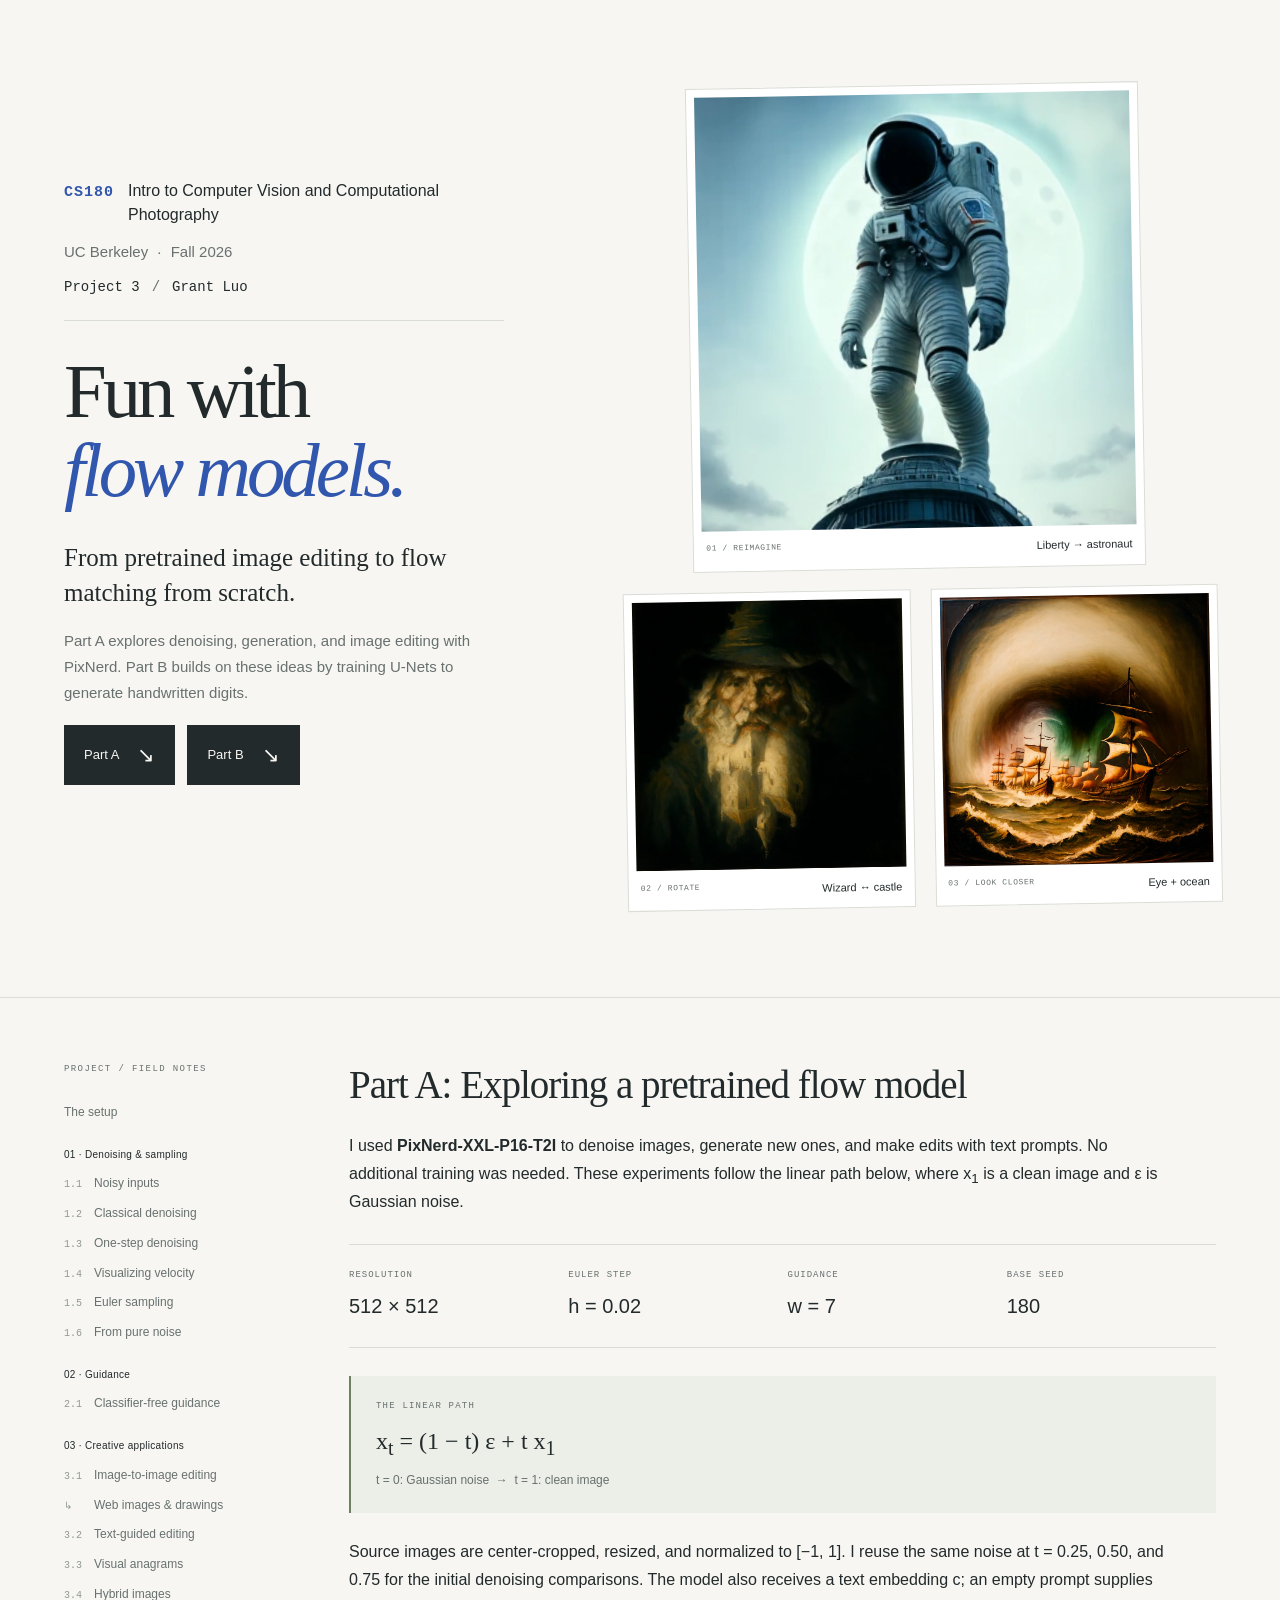
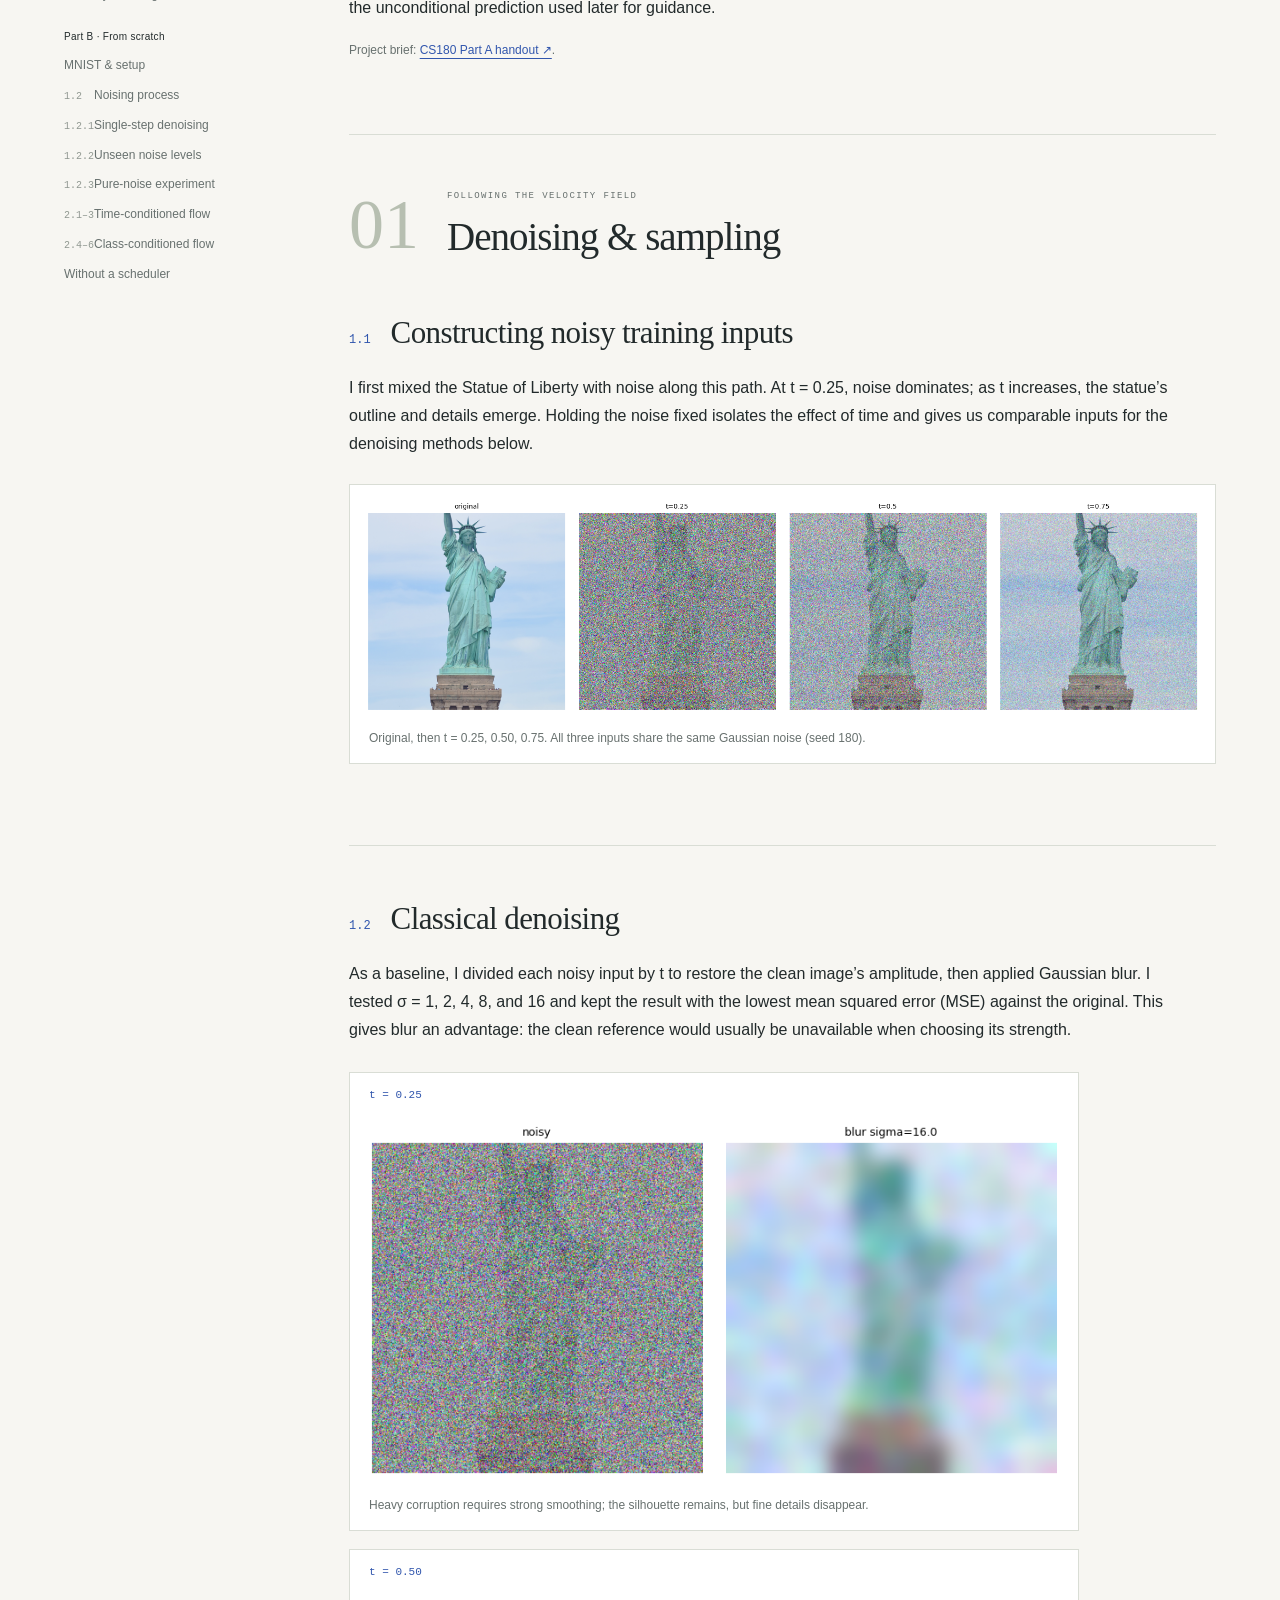
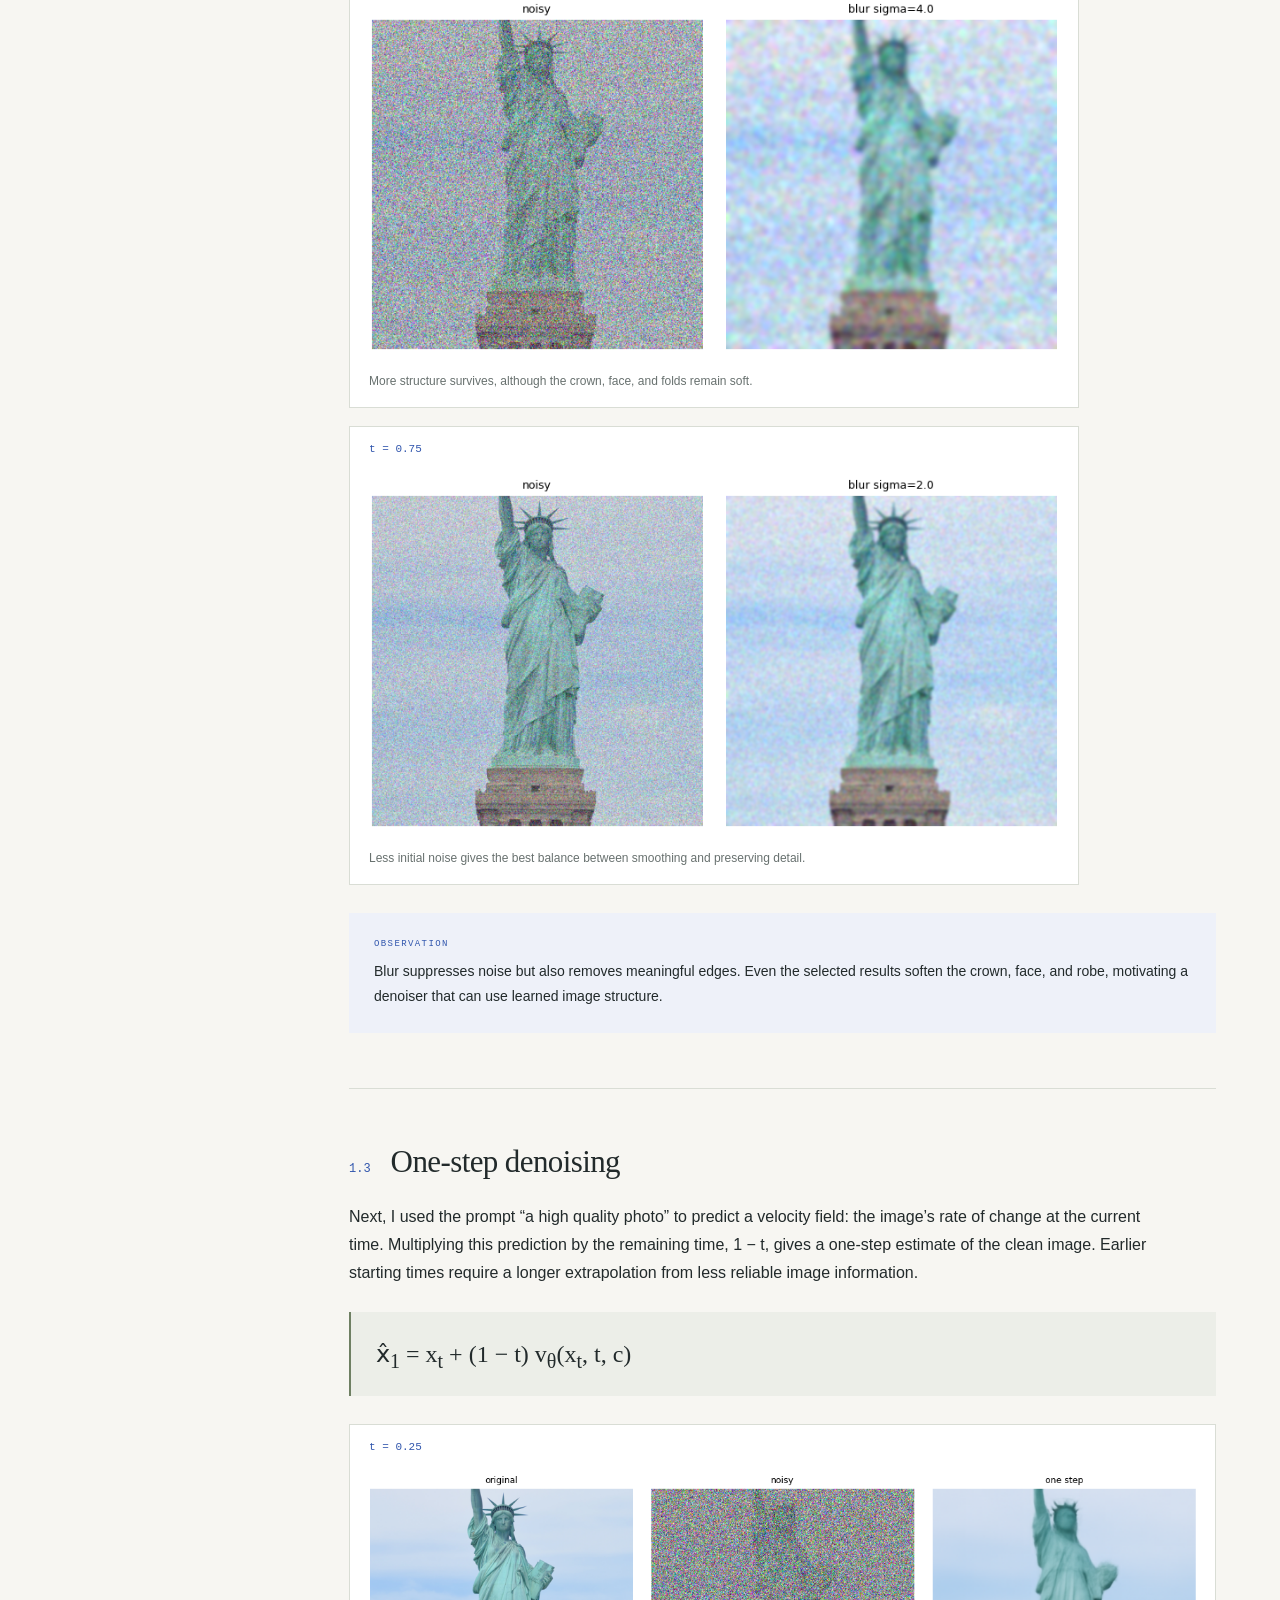
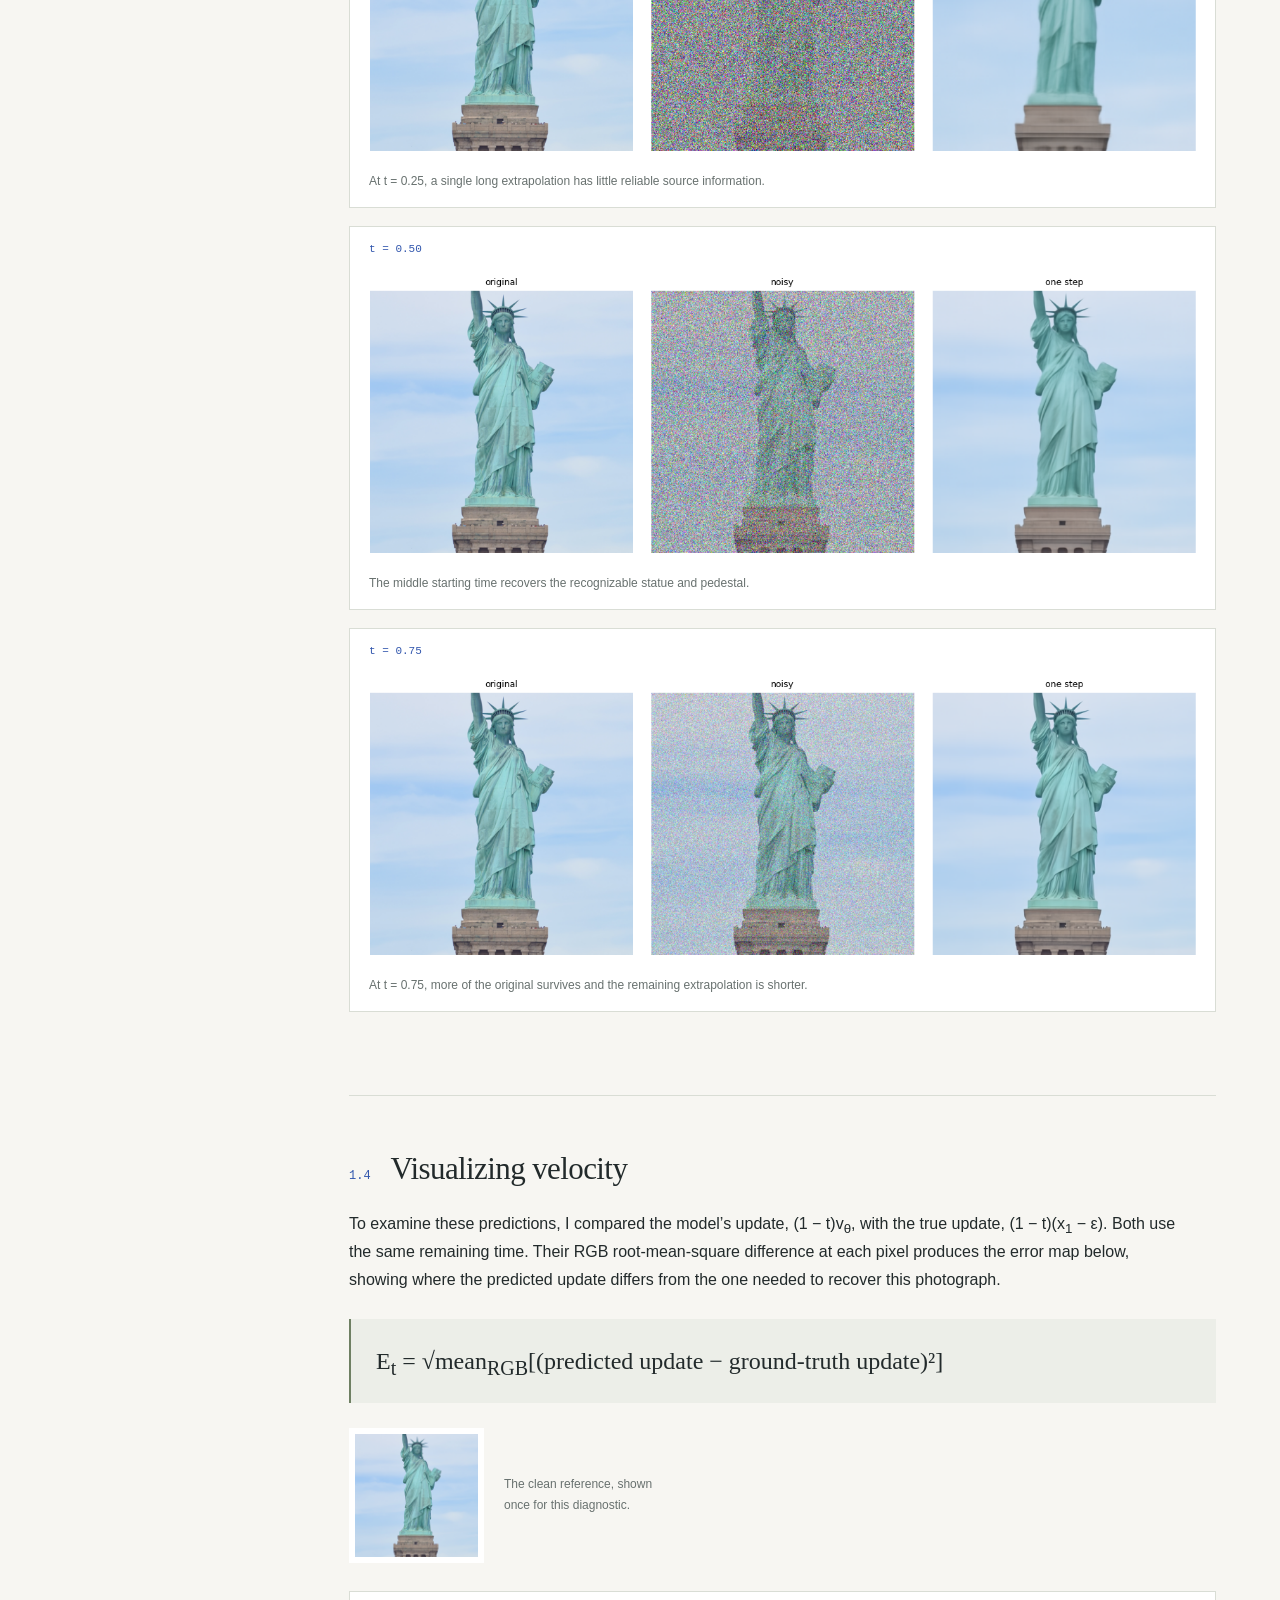
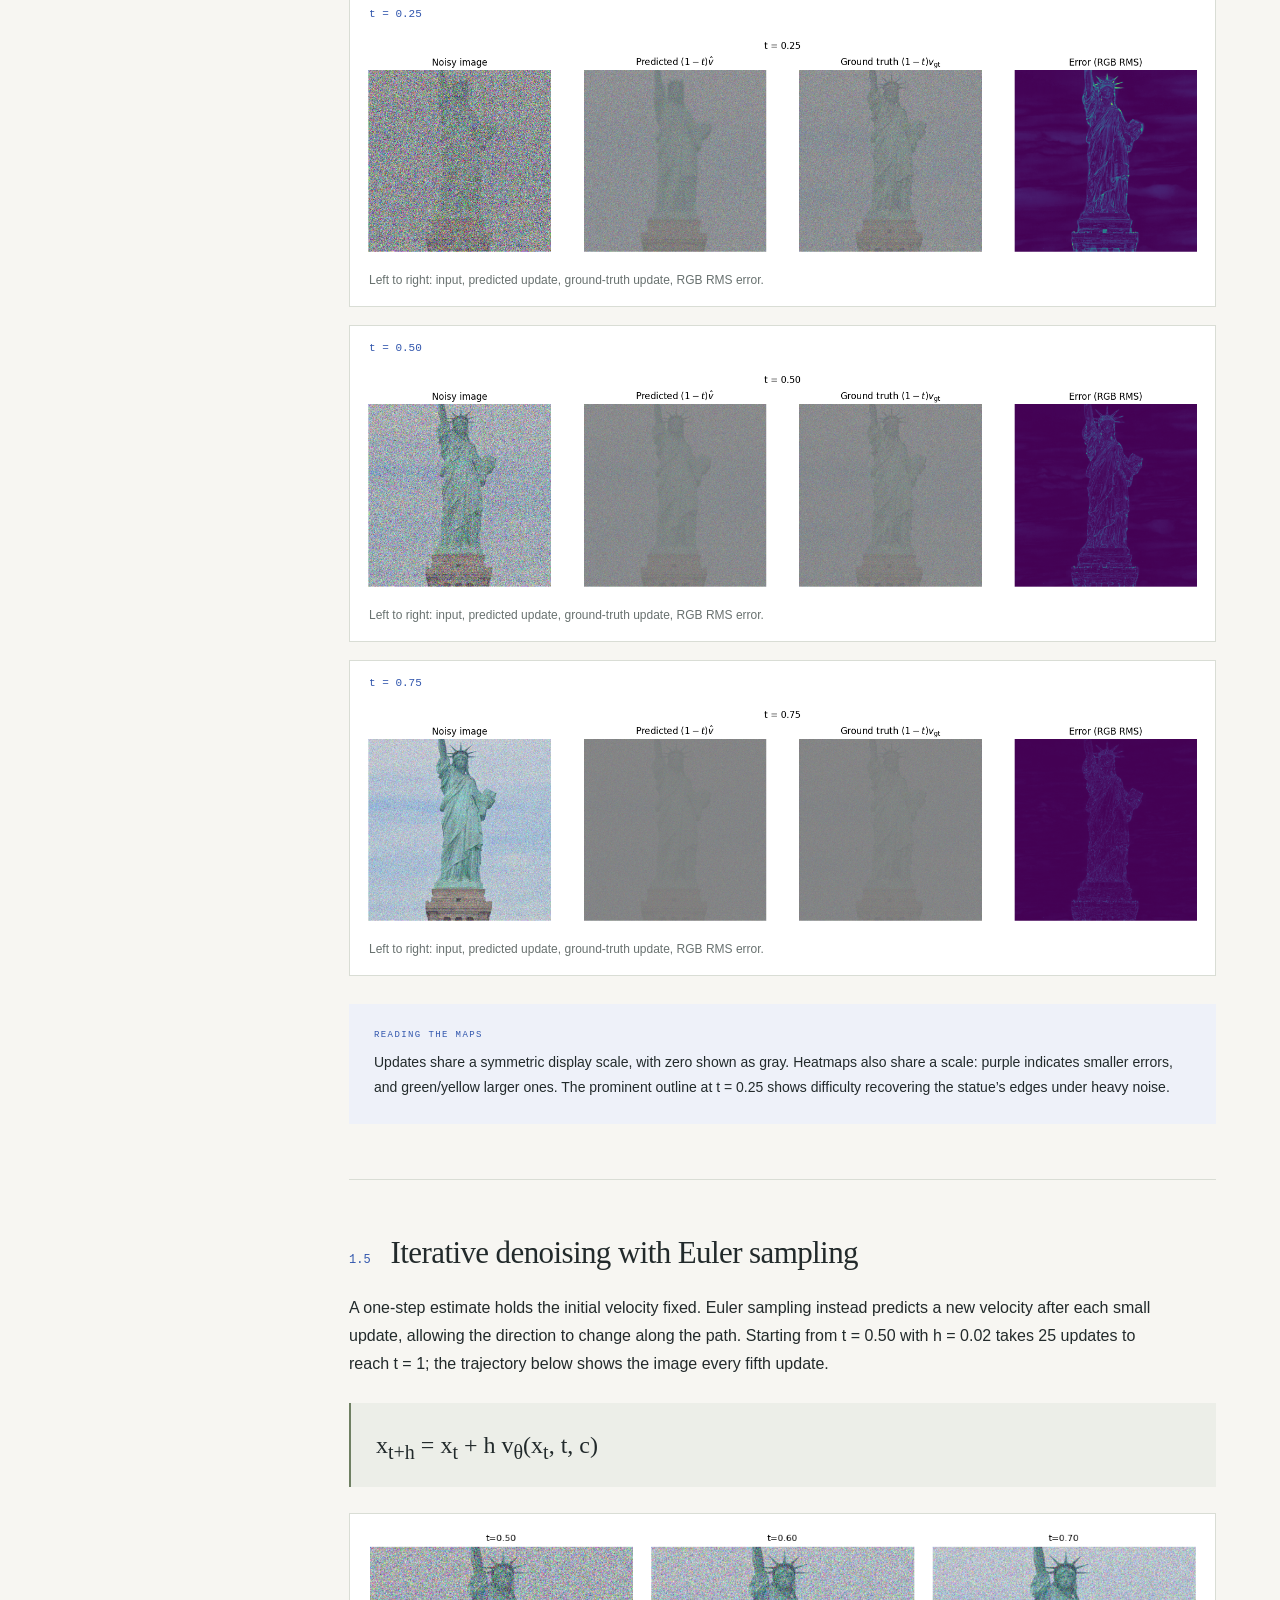
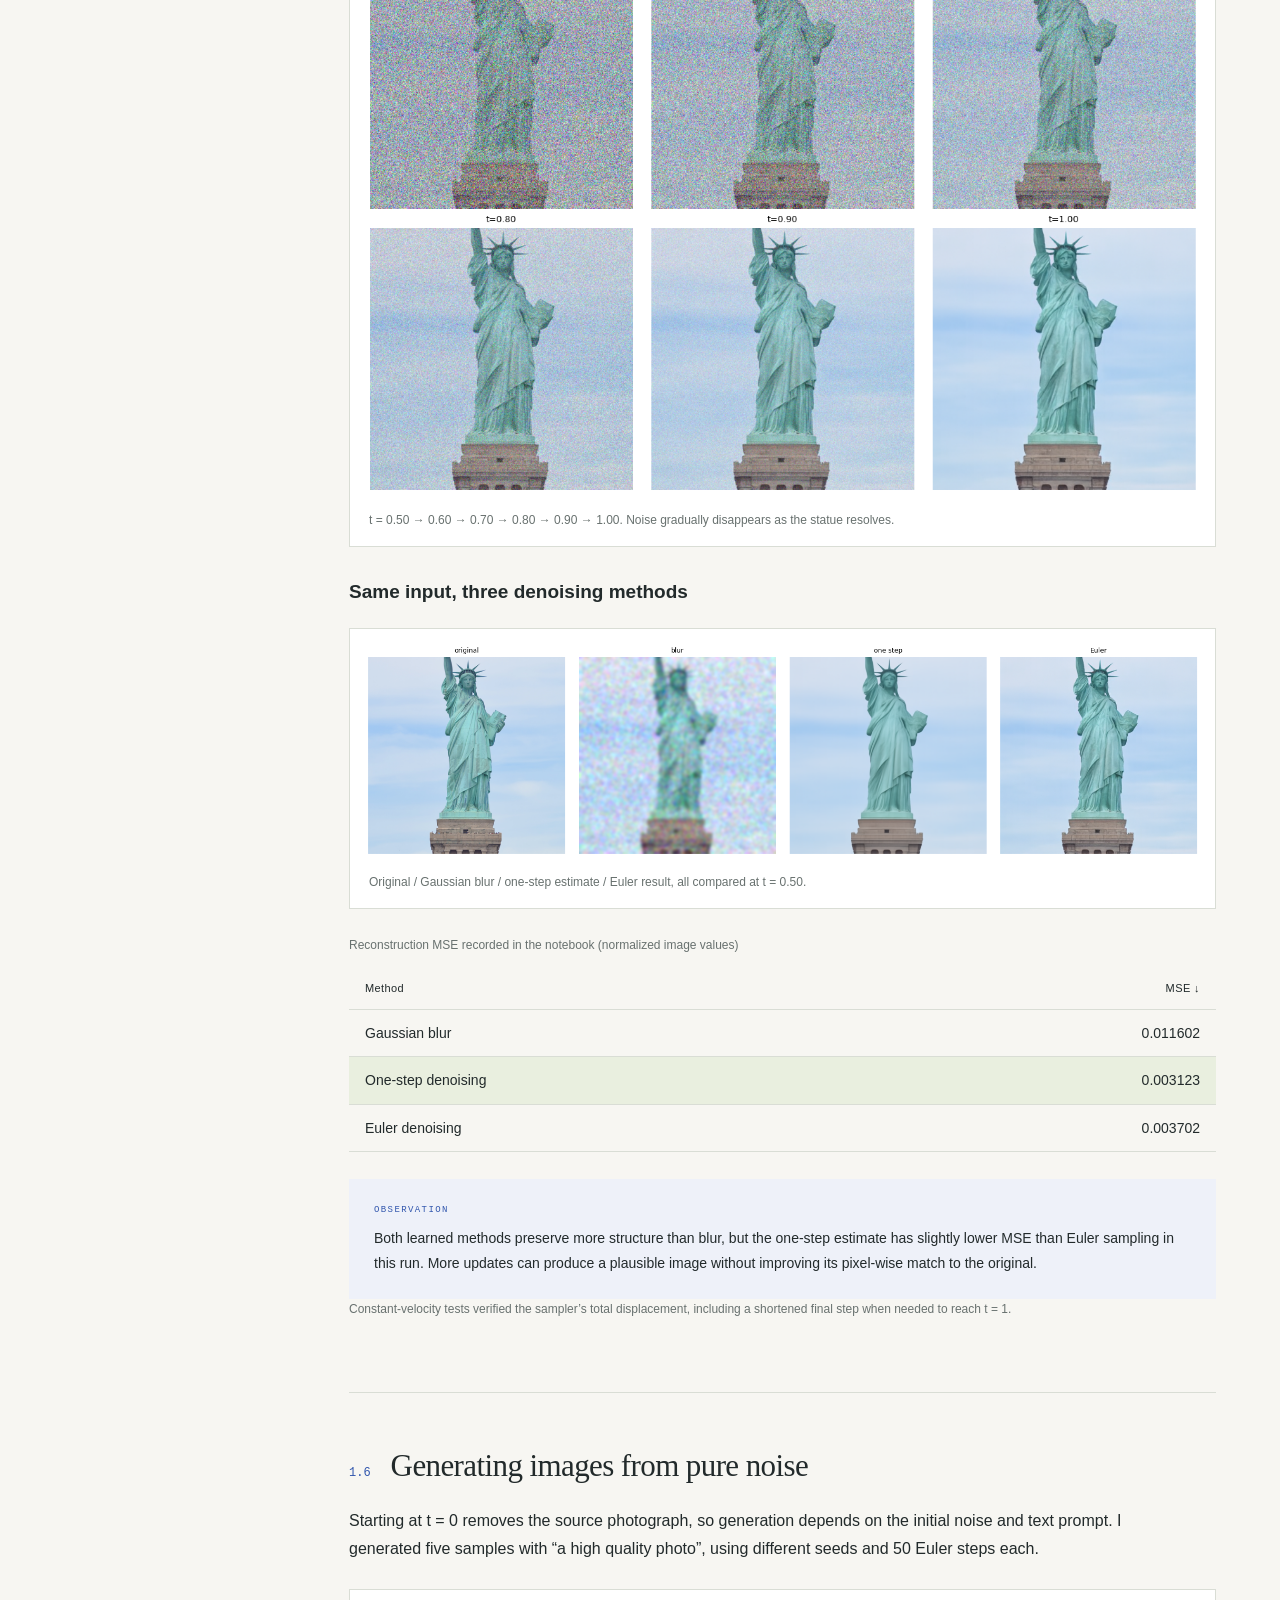
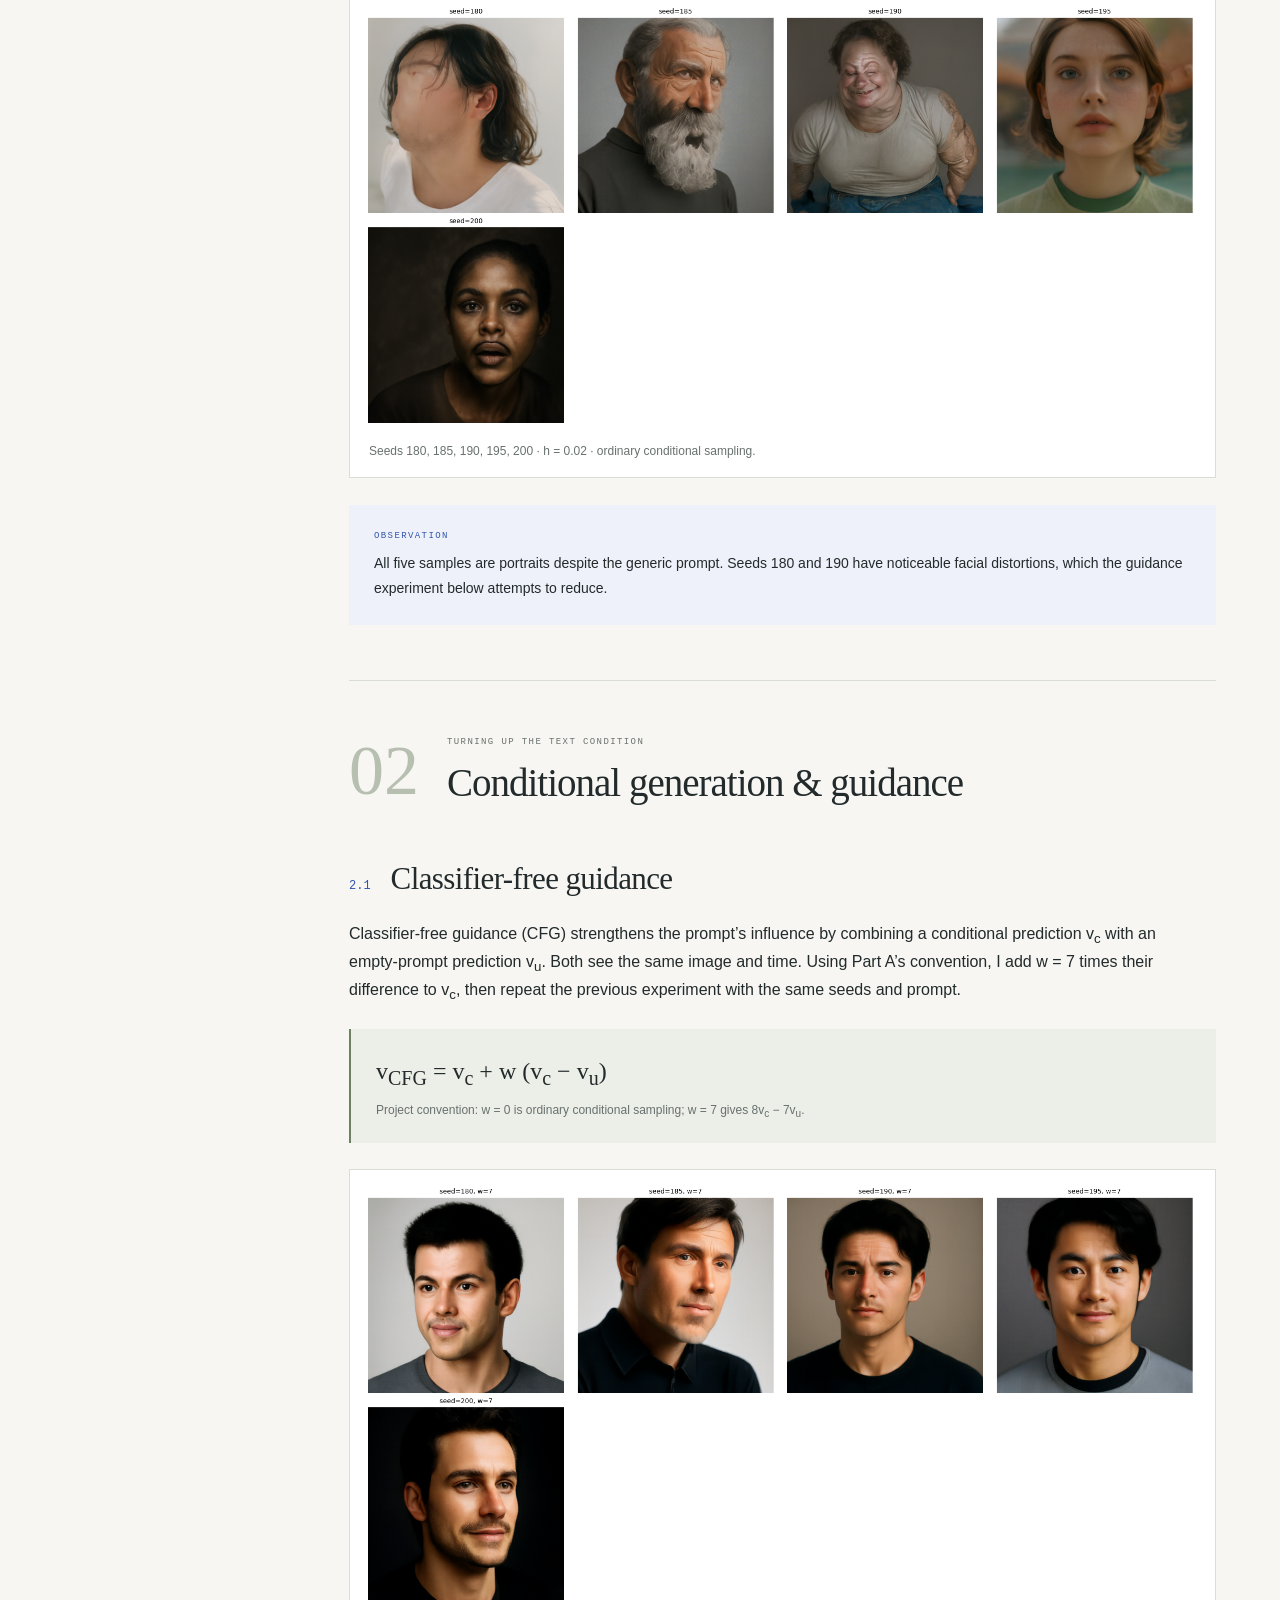
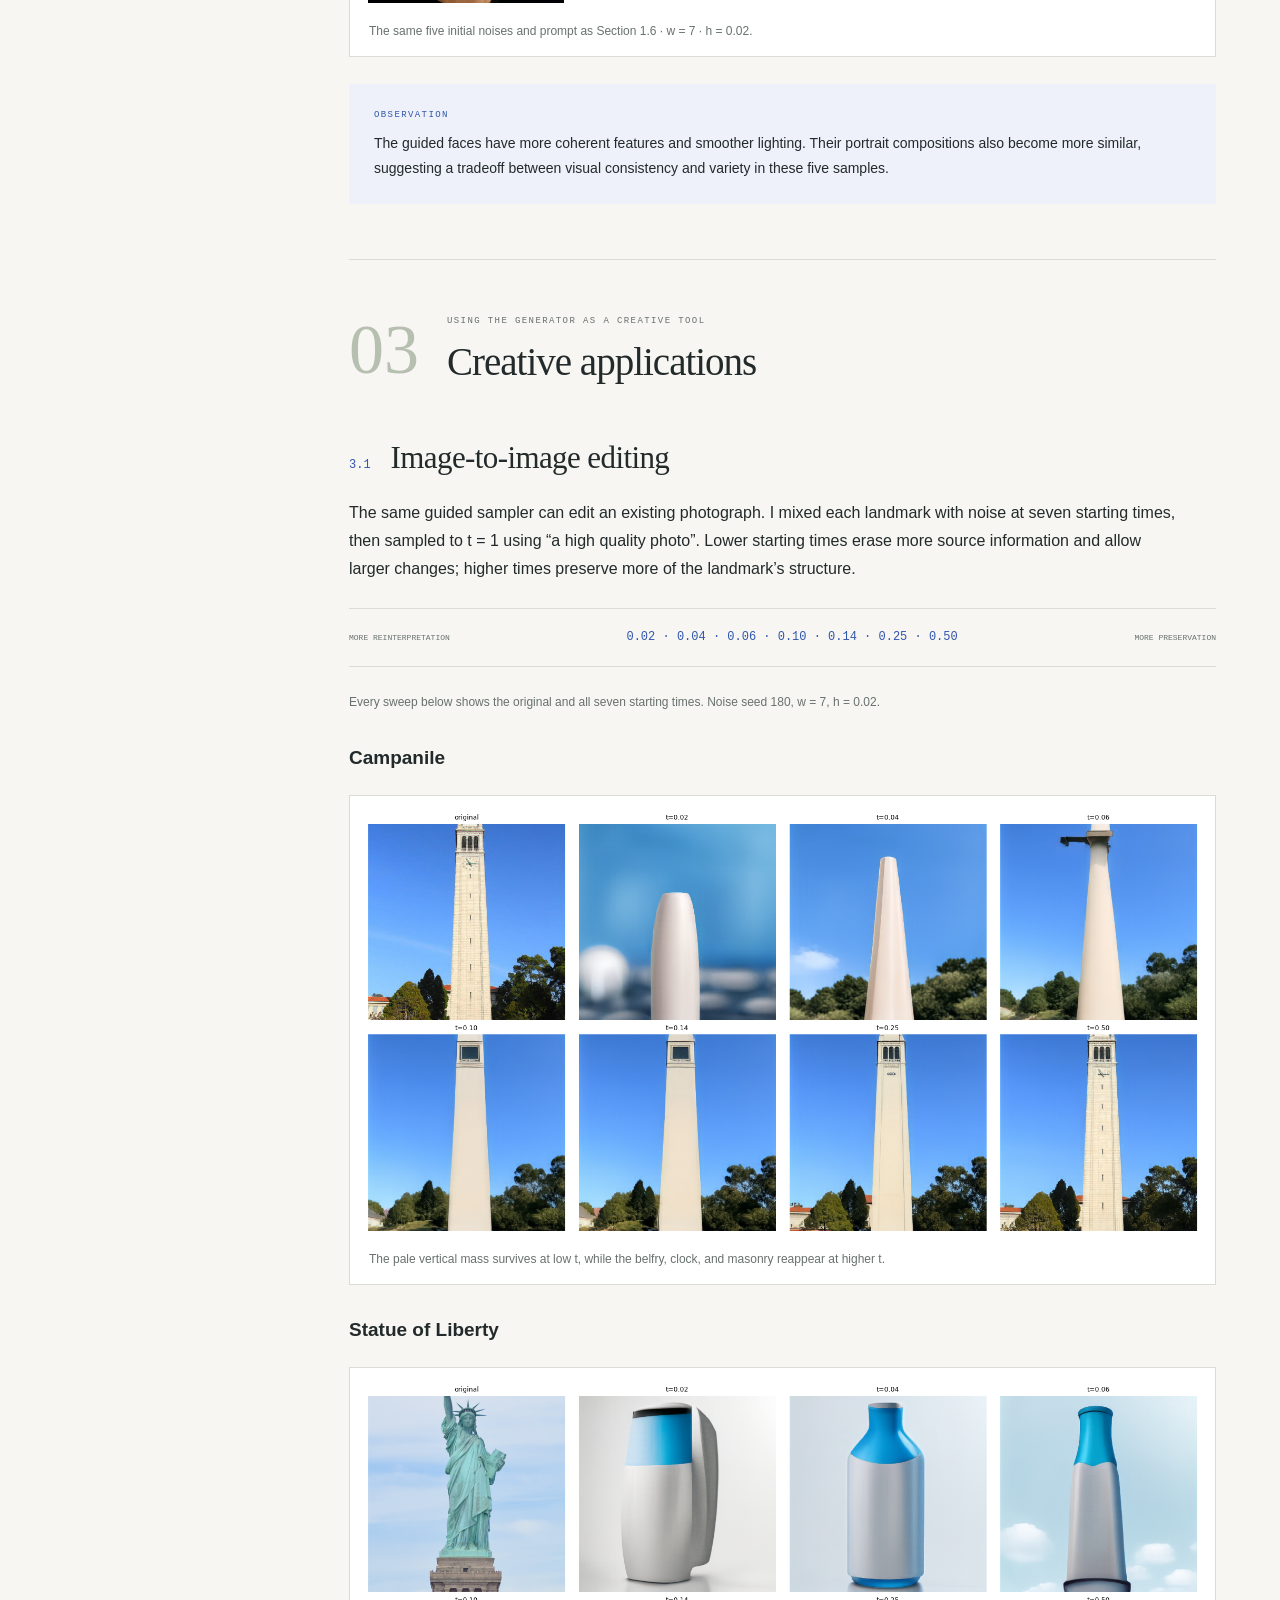
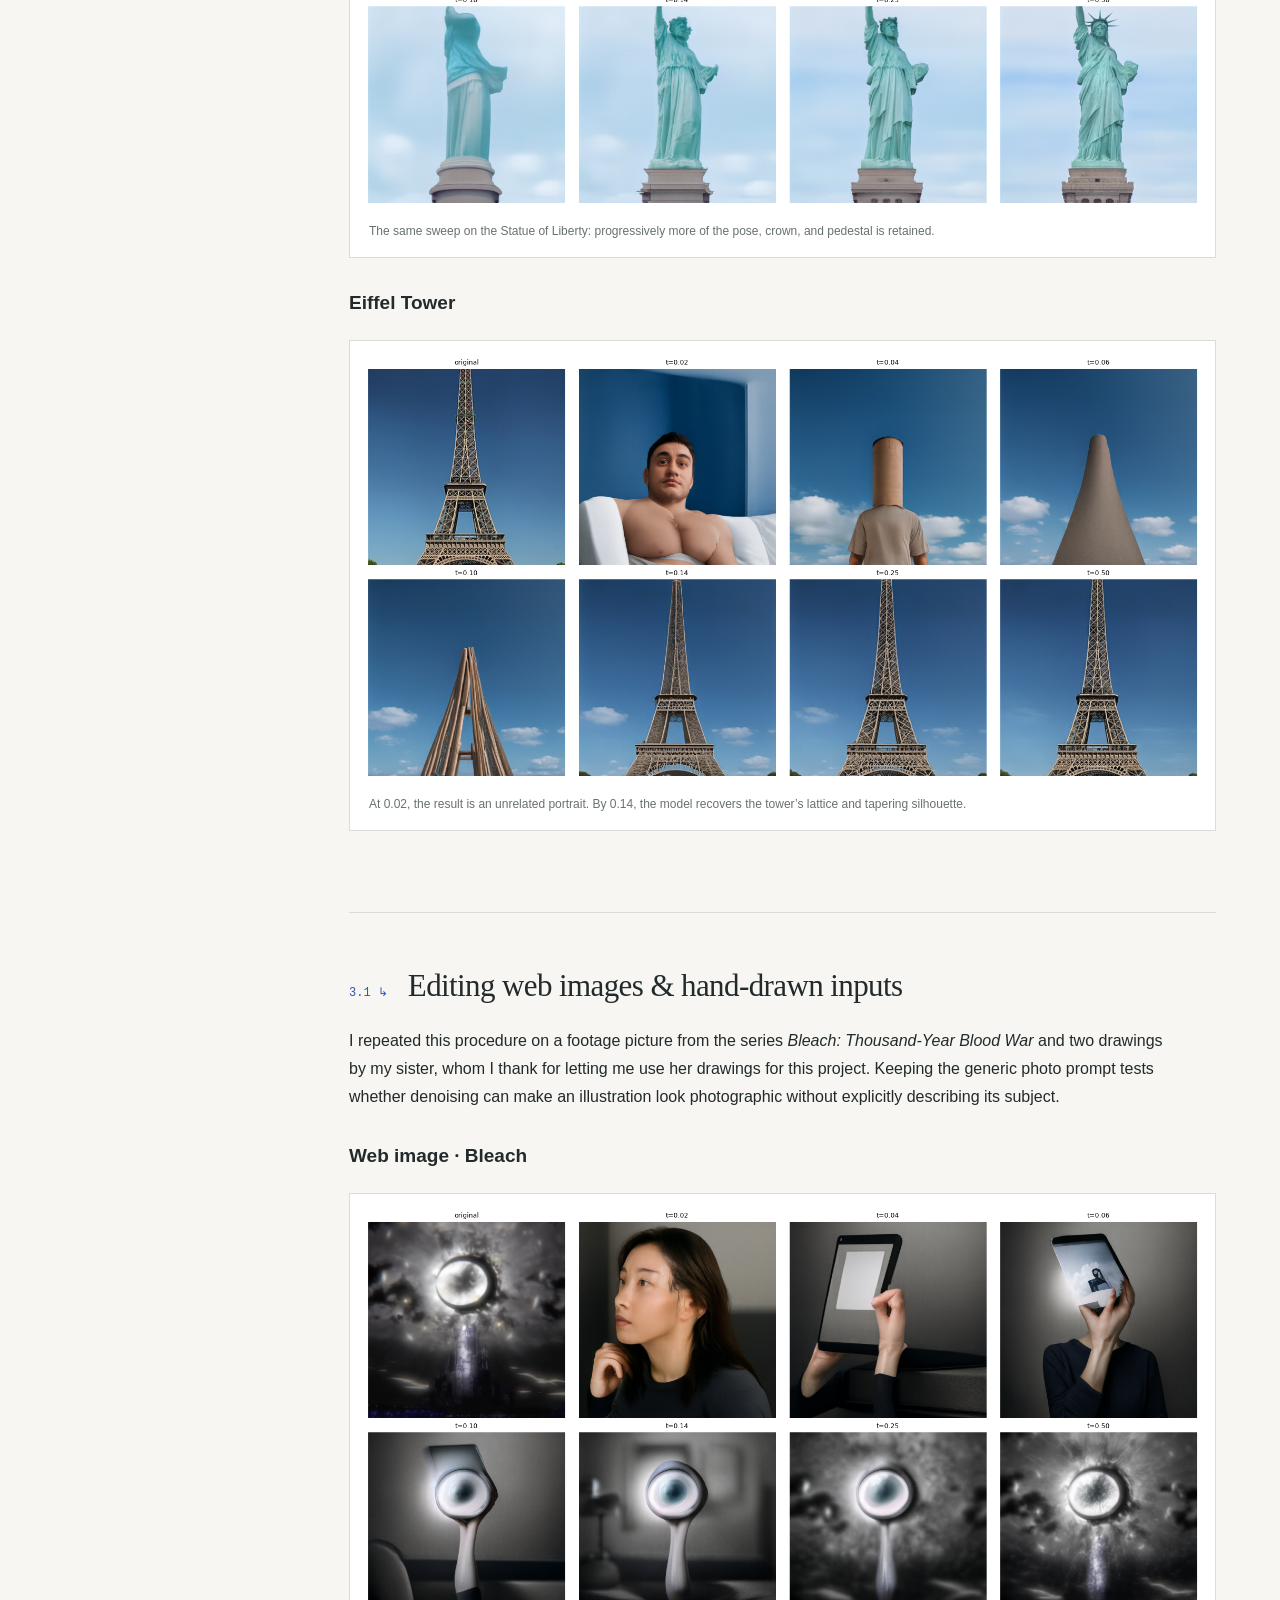
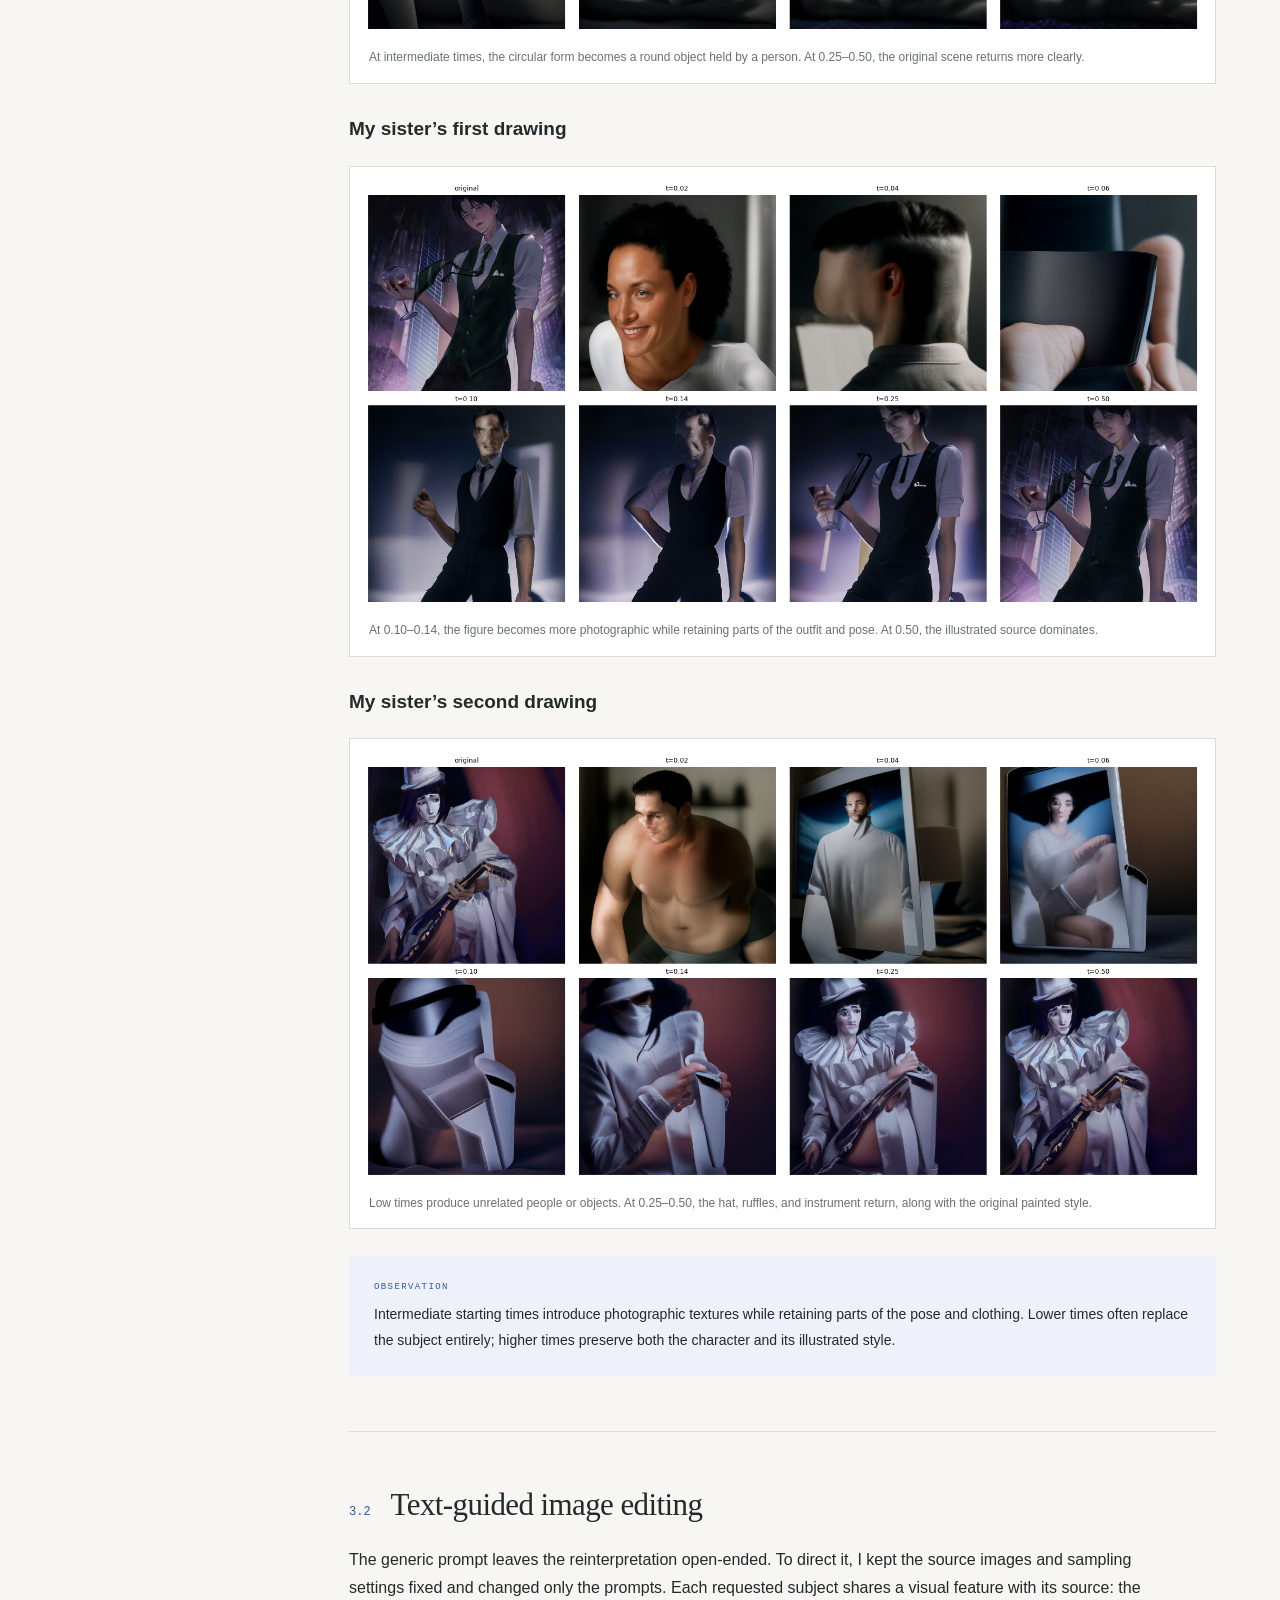
<file: cs180/proj3/index.html>
<!doctype html>
<html lang="en">
<head>
  <meta charset="utf-8">
  <meta name="viewport" content="width=device-width, initial-scale=1">
  <meta name="description" content="CS180 Project 3 by Grant Luo: pretrained flow-model experiments and U-Nets trained from scratch on MNIST, with denoising, flow matching, and classifier-free guidance.">
  <meta name="theme-color" content="#f7f6f2">
  <title>Fun with Flow Models · Grant Luo · CS180</title>
  <link rel="icon" href="favicon.svg" type="image/svg+xml">
  <link rel="stylesheet" href="style.css">
  <script src="script.js" defer></script>
</head>
<body>
  <a class="skip-link" href="#main">Skip to results</a>
  <main id="main">
    <section class="hero" id="overview" aria-labelledby="project-title">
      <div class="hero-copy">
        <div class="hero-identity" aria-label="Course and project details">
          <p class="hero-course"><span class="course-code">CS180</span><span>Intro to Computer Vision and Computational Photography</span></p>
          <p class="hero-context">UC Berkeley <span aria-hidden="true">·</span> Fall 2026</p>
          <p class="hero-byline"><span>Project 3</span><span aria-hidden="true">/</span><span>Grant Luo</span></p>
        </div>
        <h1 id="project-title">Fun with<br><em>flow models.</em></h1>
        <p class="hero-deck">From pretrained image editing to flow matching from scratch.</p>
        <p class="hero-description">Part A explores denoising, generation, and image editing with PixNerd. Part B builds on these ideas by training U-Nets to generate handwritten digits.</p>
        <nav class="hero-actions" aria-label="Project parts">
          <a class="primary-link" href="#part-a">Part A <span aria-hidden="true">↘</span></a>
          <a class="primary-link" href="#part-b">Part B <span aria-hidden="true">↘</span></a>
        </nav>
      </div>
      <div class="hero-gallery" aria-label="A selection of experimental results">
        <figure class="hero-primary"><a href="#text-editing"><img src="assets/results/astronaut_preview.webp" width="361" height="360" alt="Statue of Liberty reimagined as an astronaut, standing on a pedestal with a moon behind it" fetchpriority="high"></a><figcaption><span>01 / REIMAGINE</span>Liberty → astronaut</figcaption></figure>
        <figure><a href="#anagrams"><img src="assets/results/anagram_wizard_castle_upright.webp" width="374" height="374" alt="A bearded wizard whose inverted image becomes a castle"></a><figcaption><span>02 / ROTATE</span>Wizard ↔ castle</figcaption></figure>
        <figure><a href="#hybrids"><img src="assets/results/hybrid_eye_ocean.png" width="512" height="512" alt="Sailing ships and waves form the broad shape of a human eye"></a><figcaption><span>03 / LOOK CLOSER</span>Eye + ocean</figcaption></figure>
      </div>
    </section>

    <div class="project-layout" id="part-a">
      <aside class="contents">
        <p class="eyebrow">PROJECT / FIELD NOTES</p>
        <nav aria-label="Experiment index">
          <a href="#setup">The setup</a>
          <span class="nav-group">01 · Denoising & sampling</span>
          <a href="#noisy-inputs"><span>1.1</span>Noisy inputs</a>
          <a href="#classical"><span>1.2</span>Classical denoising</a>
          <a href="#one-step"><span>1.3</span>One-step denoising</a>
          <a href="#velocity"><span>1.4</span>Visualizing velocity</a>
          <a href="#euler"><span>1.5</span>Euler sampling</a>
          <a href="#generation"><span>1.6</span>From pure noise</a>
          <span class="nav-group">02 · Guidance</span>
          <a href="#cfg"><span>2.1</span>Classifier-free guidance</a>
          <span class="nav-group">03 · Creative applications</span>
          <a href="#editing"><span>3.1</span>Image-to-image editing</a>
          <a href="#drawings"><span>↳</span>Web images & drawings</a>
          <a href="#text-editing"><span>3.2</span>Text-guided editing</a>
          <a href="#anagrams"><span>3.3</span>Visual anagrams</a>
          <a href="#hybrids"><span>3.4</span>Hybrid images</a>
          <span class="nav-group part-b-label">Part B · From scratch</span>
          <a href="#part-b">MNIST & setup</a>
          <a href="#b-noising"><span>1.2</span>Noising process</a>
          <a href="#b-denoising"><span>1.2.1</span>Single-step denoising</a>
          <a href="#b-ood"><span>1.2.2</span>Unseen noise levels</a>
          <a href="#b-pure-noise"><span>1.2.3</span>Pure-noise experiment</a>
          <a href="#b-time"><span>2.1–3</span>Time-conditioned flow</a>
          <a href="#b-class"><span>2.4–6</span>Class-conditioned flow</a>
          <a href="#b-no-scheduler">Without a scheduler</a>
        </nav>
      </aside>

      <div class="report">
        <section class="report-section setup" id="setup">
          <h2>Part A: Exploring a pretrained flow model</h2>
          <p>I used <strong>PixNerd-XXL-P16-T2I</strong> to denoise images, generate new ones, and make edits with text prompts. No additional training was needed. These experiments follow the linear path below, where x<sub>1</sub> is a clean image and ε is Gaussian noise.</p>
          <div class="parameter-strip" aria-label="Experimental settings"><div><span>RESOLUTION</span><strong>512 × 512</strong></div><div><span>EULER STEP</span><strong>h = 0.02</strong></div><div><span>GUIDANCE</span><strong>w = 7</strong></div><div><span>BASE SEED</span><strong>180</strong></div></div>
          <div class="equation"><span class="equation-label">THE LINEAR PATH</span><span>x<sub>t</sub> = (1 − t) ε + t x<sub>1</sub></span><small>t = 0: Gaussian noise &nbsp;→&nbsp; t = 1: clean image</small></div>
          <p>Source images are center-cropped, resized, and normalized to [−1, 1]. I reuse the same noise at t = 0.25, 0.50, and 0.75 for the initial denoising comparisons. The model also receives a text embedding c; an empty prompt supplies the unconditional prediction used later for guidance.</p>
          <p class="source-note">Project brief: <a href="https://cal-cs180.github.io/fa26/hw/proj3-flow/parta.html">CS180 Part A handout ↗</a>.</p>
        </section>

        <div class="chapter-heading"><span>01</span><div><p class="eyebrow">FOLLOWING THE VELOCITY FIELD</p><h2>Denoising & sampling</h2></div></div>
        <section class="report-section" id="noisy-inputs">
          <div class="section-heading"><span>1.1</span><h3>Constructing noisy training inputs</h3></div>
          <p>I first mixed the Statue of Liberty with noise along this path. At t = 0.25, noise dominates; as t increases, the statue’s outline and details emerge. Holding the noise fixed isolates the effect of time and gives us comparable inputs for the denoising methods below.</p>
          <figure class="panel"><a class="zoom" href="assets/results/training_inputs.png"><img src="assets/results/training_inputs.png" width="1593" height="411" loading="lazy" alt="Original Statue of Liberty and noisy training inputs at t = 0.25, 0.50, and 0.75"></a><figcaption>Original, then t = 0.25, 0.50, 0.75. All three inputs share the same Gaussian noise (seed 180).</figcaption></figure>
        </section>

        <section class="report-section" id="classical">
          <div class="section-heading"><span>1.2</span><h3>Classical denoising</h3></div>
          <p>As a baseline, I divided each noisy input by t to restore the clean image’s amplitude, then applied Gaussian blur. I tested σ = 1, 2, 4, 8, and 16 and kept the result with the lowest mean squared error (MSE) against the original. This gives blur an advantage: the clean reference would usually be unavailable when choosing its strength.</p>
          <div class="figure-stack compact">
            <figure class="panel"><div class="figure-label">t = 0.25</div><a class="zoom" href="assets/results/blur_025.png"><img src="assets/results/blur_025.png" width="793" height="411" loading="lazy" alt="At t = 0.25, the noisy input beside the best Gaussian blur result"></a><figcaption>Heavy corruption requires strong smoothing; the silhouette remains, but fine details disappear.</figcaption></figure>
            <figure class="panel"><div class="figure-label">t = 0.50</div><a class="zoom" href="assets/results/blur_050.png"><img src="assets/results/blur_050.png" width="793" height="411" loading="lazy" alt="At t = 0.50, the noisy input beside the selected Gaussian blur result"></a><figcaption>More structure survives, although the crown, face, and folds remain soft.</figcaption></figure>
            <figure class="panel"><div class="figure-label">t = 0.75</div><a class="zoom" href="assets/results/blur_075.png"><img src="assets/results/blur_075.png" width="793" height="411" loading="lazy" alt="At t = 0.75, the noisy input beside the selected Gaussian blur result"></a><figcaption>Less initial noise gives the best balance between smoothing and preserving detail.</figcaption></figure>
          </div>
          <p class="observation"><span>OBSERVATION</span>Blur suppresses noise but also removes meaningful edges. Even the selected results soften the crown, face, and robe, motivating a denoiser that can use learned image structure.</p>
        </section>

        <section class="report-section" id="one-step">
          <div class="section-heading"><span>1.3</span><h3>One-step denoising</h3></div>
          <p>Next, I used the prompt <q>a high quality photo</q> to predict a velocity field: the image’s rate of change at the current time. Multiplying this prediction by the remaining time, 1 − t, gives a one-step estimate of the clean image. Earlier starting times require a longer extrapolation from less reliable image information.</p>
          <div class="equation"><span>x̂<sub>1</sub> = x<sub>t</sub> + (1 − t) v<sub>θ</sub>(x<sub>t</sub>, t, c)</span></div>
          <div class="figure-stack">
            <figure class="panel"><div class="figure-label">t = 0.25</div><a class="zoom" href="assets/results/one_step_025.png"><img src="assets/results/one_step_025.png" width="1193" height="411" loading="lazy" alt="Original, t = 0.25 noisy input, and one-step estimate"></a><figcaption>At t = 0.25, a single long extrapolation has little reliable source information.</figcaption></figure>
            <figure class="panel"><div class="figure-label">t = 0.50</div><a class="zoom" href="assets/results/one_step_050.png"><img src="assets/results/one_step_050.png" width="1193" height="411" loading="lazy" alt="Original, t = 0.50 noisy input, and one-step estimate"></a><figcaption>The middle starting time recovers the recognizable statue and pedestal.</figcaption></figure>
            <figure class="panel"><div class="figure-label">t = 0.75</div><a class="zoom" href="assets/results/one_step_075.png"><img src="assets/results/one_step_075.png" width="1193" height="411" loading="lazy" alt="Original, t = 0.75 noisy input, and one-step estimate"></a><figcaption>At t = 0.75, more of the original survives and the remaining extrapolation is shorter.</figcaption></figure>
          </div>
        </section>

        <section class="report-section" id="velocity">
          <div class="section-heading"><span>1.4</span><h3>Visualizing velocity</h3></div>
          <p>To examine these predictions, I compared the model’s update, (1 − t)v<sub>θ</sub>, with the true update, (1 − t)(x<sub>1</sub> − ε). Both use the same remaining time. Their RGB root-mean-square difference at each pixel produces the error map below, showing where the predicted update differs from the one needed to recover this photograph.</p>
          <div class="equation"><span>E<sub>t</sub> = √mean<sub>RGB</sub>[(predicted update − ground-truth update)²]</span></div>
          <figure class="original-inline"><a class="zoom" href="assets/results/velocity_original.png"><img src="assets/results/velocity_original.png" width="512" height="512" loading="lazy" alt="The clean 512 by 512 Statue of Liberty used to compute the ground-truth update"></a><figcaption>The clean reference, shown once for this diagnostic.</figcaption></figure>
          <div class="figure-stack">
            <figure class="panel"><div class="figure-label">t = 0.25</div><a class="zoom" href="assets/results/velocity_025.png"><img src="assets/results/velocity_025.png" width="1558" height="411" loading="lazy" alt="At t = 0.25: noisy image, predicted update, ground-truth update, and RGB RMS error heatmap"></a><figcaption>Left to right: input, predicted update, ground-truth update, RGB RMS error.</figcaption></figure>
            <figure class="panel"><div class="figure-label">t = 0.50</div><a class="zoom" href="assets/results/velocity_050.png"><img src="assets/results/velocity_050.png" width="1558" height="411" loading="lazy" alt="At t = 0.50: noisy image, predicted update, ground-truth update, and RGB RMS error heatmap"></a><figcaption>Left to right: input, predicted update, ground-truth update, RGB RMS error.</figcaption></figure>
            <figure class="panel"><div class="figure-label">t = 0.75</div><a class="zoom" href="assets/results/velocity_075.png"><img src="assets/results/velocity_075.png" width="1558" height="411" loading="lazy" alt="At t = 0.75: noisy image, predicted update, ground-truth update, and RGB RMS error heatmap"></a><figcaption>Left to right: input, predicted update, ground-truth update, RGB RMS error.</figcaption></figure>
          </div>
          <p class="observation"><span>READING THE MAPS</span>Updates share a symmetric display scale, with zero shown as gray. Heatmaps also share a scale: purple indicates smaller errors, and green/yellow larger ones. The prominent outline at t = 0.25 shows difficulty recovering the statue’s edges under heavy noise.</p>
        </section>

        <section class="report-section" id="euler">
          <div class="section-heading"><span>1.5</span><h3>Iterative denoising with Euler sampling</h3></div>
          <p>A one-step estimate holds the initial velocity fixed. Euler sampling instead predicts a new velocity after each small update, allowing the direction to change along the path. Starting from t = 0.50 with h = 0.02 takes 25 updates to reach t = 1; the trajectory below shows the image every fifth update.</p>
          <div class="equation"><span>x<sub>t+h</sub> = x<sub>t</sub> + h v<sub>θ</sub>(x<sub>t</sub>, t, c)</span></div>
          <figure class="panel"><a class="zoom" href="assets/results/euler_trajectory.png"><img src="assets/results/euler_trajectory.png" width="1193" height="811" loading="lazy" alt="Euler denoising trajectory at times 0.50, 0.60, 0.70, 0.80, 0.90, and 1.00"></a><figcaption>t = 0.50 → 0.60 → 0.70 → 0.80 → 0.90 → 1.00. Noise gradually disappears as the statue resolves.</figcaption></figure>
          <h4>Same input, three denoising methods</h4>
          <figure class="panel"><a class="zoom" href="assets/results/denoising_comparison.png"><img src="assets/results/denoising_comparison.png" width="1593" height="411" loading="lazy" alt="Original Statue of Liberty compared with Gaussian blur, one-step denoising, and iterative Euler denoising from the same t = 0.50 input"></a><figcaption>Original / Gaussian blur / one-step estimate / Euler result, all compared at t = 0.50.</figcaption></figure>
          <div class="table-wrap"><table><caption>Reconstruction MSE recorded in the notebook (normalized image values)</caption><thead><tr><th scope="col">Method</th><th scope="col">MSE ↓</th></tr></thead><tbody><tr><td>Gaussian blur</td><td>0.011602</td></tr><tr class="best"><td>One-step denoising</td><td>0.003123</td></tr><tr><td>Euler denoising</td><td>0.003702</td></tr></tbody></table></div>
          <p class="observation"><span>OBSERVATION</span>Both learned methods preserve more structure than blur, but the one-step estimate has slightly lower MSE than Euler sampling in this run. More updates can produce a plausible image without improving its pixel-wise match to the original.</p>
          <p class="source-note">Constant-velocity tests verified the sampler’s total displacement, including a shortened final step when needed to reach t = 1.</p>
        </section>

        <section class="report-section" id="generation">
          <div class="section-heading"><span>1.6</span><h3>Generating images from pure noise</h3></div>
          <p>Starting at t = 0 removes the source photograph, so generation depends on the initial noise and text prompt. I generated five samples with <q>a high quality photo</q>, using different seeds and 50 Euler steps each.</p>
          <figure class="panel"><a class="zoom" href="assets/results/conditional_samples.png"><img src="assets/results/conditional_samples.png" width="1602" height="811" loading="lazy" alt="Five ordinary conditional samples for a high quality photo, seeds 180, 185, 190, 195, and 200"></a><figcaption>Seeds 180, 185, 190, 195, 200 · h = 0.02 · ordinary conditional sampling.</figcaption></figure>
          <p class="observation"><span>OBSERVATION</span>All five samples are portraits despite the generic prompt. Seeds 180 and 190 have noticeable facial distortions, which the guidance experiment below attempts to reduce.</p>
        </section>

        <div class="chapter-heading"><span>02</span><div><p class="eyebrow">TURNING UP THE TEXT CONDITION</p><h2>Conditional generation & guidance</h2></div></div>
        <section class="report-section" id="cfg">
          <div class="section-heading"><span>2.1</span><h3>Classifier-free guidance</h3></div>
          <p>Classifier-free guidance (CFG) strengthens the prompt’s influence by combining a conditional prediction v<sub>c</sub> with an empty-prompt prediction v<sub>u</sub>. Both see the same image and time. Using Part A’s convention, I add w = 7 times their difference to v<sub>c</sub>, then repeat the previous experiment with the same seeds and prompt.</p>
          <div class="equation"><span>v<sub>CFG</sub> = v<sub>c</sub> + w (v<sub>c</sub> − v<sub>u</sub>)</span><small>Project convention: w = 0 is ordinary conditional sampling; w = 7 gives 8v<sub>c</sub> − 7v<sub>u</sub>.</small></div>
          <figure class="panel"><a class="zoom" href="assets/results/cfg_samples.png"><img src="assets/results/cfg_samples.png" width="1602" height="811" loading="lazy" alt="Five classifier-free guided portrait samples with seeds 180, 185, 190, 195, and 200, guidance weight 7"></a><figcaption>The same five initial noises and prompt as Section 1.6 · w = 7 · h = 0.02.</figcaption></figure>
          <p class="observation"><span>OBSERVATION</span>The guided faces have more coherent features and smoother lighting. Their portrait compositions also become more similar, suggesting a tradeoff between visual consistency and variety in these five samples.</p>
        </section>

        <div class="chapter-heading"><span>03</span><div><p class="eyebrow">USING THE GENERATOR AS A CREATIVE TOOL</p><h2>Creative applications</h2></div></div>
        <section class="report-section" id="editing">
          <div class="section-heading"><span>3.1</span><h3>Image-to-image editing</h3></div>
          <p>The same guided sampler can edit an existing photograph. I mixed each landmark with noise at seven starting times, then sampled to t = 1 using <q>a high quality photo</q>. Lower starting times erase more source information and allow larger changes; higher times preserve more of the landmark’s structure.</p>
          <div class="time-guide"><span>MORE REINTERPRETATION</span><div>0.02 · 0.04 · 0.06 · 0.10 · 0.14 · 0.25 · 0.50</div><span>MORE PRESERVATION</span></div>
          <p class="source-note">Every sweep below shows the original and all seven starting times. Noise seed 180, w = 7, h = 0.02.</p>
          <h4>Campanile</h4>
          <figure class="panel"><a class="zoom" href="assets/results/edit_campanile.png"><img src="assets/results/edit_campanile.png" width="1593" height="811" loading="lazy" alt="Campanile original and seven generic-prompt edits at starting times 0.02 through 0.50"></a><figcaption>The pale vertical mass survives at low t, while the belfry, clock, and masonry reappear at higher t.</figcaption></figure>
          <h4>Statue of Liberty</h4>
          <figure class="panel"><a class="zoom" href="assets/results/edit_statue.png"><img src="assets/results/edit_statue.png" width="1593" height="811" loading="lazy" alt="Statue of Liberty original and seven generic-prompt edits at starting times 0.02 through 0.50"></a><figcaption>The same sweep on the Statue of Liberty: progressively more of the pose, crown, and pedestal is retained.</figcaption></figure>
          <h4>Eiffel Tower</h4>
          <figure class="panel"><a class="zoom" href="assets/results/edit_eiffel.png"><img src="assets/results/edit_eiffel.png" width="1593" height="811" loading="lazy" alt="Eiffel Tower original and seven generic-prompt edits at starting times 0.02 through 0.50"></a><figcaption>At 0.02, the result is an unrelated portrait. By 0.14, the model recovers the tower’s lattice and tapering silhouette.</figcaption></figure>
        </section>

        <section class="report-section" id="drawings">
          <div class="section-heading"><span>3.1 ↳</span><h3>Editing web images & hand-drawn inputs</h3></div>
          <p>I repeated this procedure on a footage picture from the series <em>Bleach: Thousand-Year Blood War</em> and two drawings by my sister, whom I thank for letting me use her drawings for this project. Keeping the generic photo prompt tests whether denoising can make an illustration look photographic without explicitly describing its subject.</p>
          <h4>Web image · Bleach</h4>
          <figure class="panel"><a class="zoom" href="assets/results/edit_web.png"><img src="assets/results/edit_web.png" width="1593" height="811" loading="lazy" alt="A Bleach web image with a bright circular form, followed by seven image-to-image edits"></a><figcaption>At intermediate times, the circular form becomes a round object held by a person. At 0.25–0.50, the original scene returns more clearly.</figcaption></figure>
          <h4>My sister’s first drawing</h4>
          <figure class="panel"><a class="zoom" href="assets/results/edit_drawing_1.png"><img src="assets/results/edit_drawing_1.png" width="1593" height="811" loading="lazy" alt="The first drawing, a figure in a vest holding a glass, with all seven edits"></a><figcaption>At 0.10–0.14, the figure becomes more photographic while retaining parts of the outfit and pose. At 0.50, the illustrated source dominates.</figcaption></figure>
          <h4>My sister’s second drawing</h4>
          <figure class="panel"><a class="zoom" href="assets/results/edit_drawing_2.png"><img src="assets/results/edit_drawing_2.png" width="1593" height="811" loading="lazy" alt="The second drawing, a musician wearing a hat and ruffled outfit, with all seven edits"></a><figcaption>Low times produce unrelated people or objects. At 0.25–0.50, the hat, ruffles, and instrument return, along with the original painted style.</figcaption></figure>
          <p class="observation"><span>OBSERVATION</span>Intermediate starting times introduce photographic textures while retaining parts of the pose and clothing. Lower times often replace the subject entirely; higher times preserve both the character and its illustrated style.</p>
        </section>

        <section class="report-section" id="text-editing">
          <div class="section-heading"><span>3.2</span><h3>Text-guided image editing</h3></div>
          <p>The generic prompt leaves the reinterpretation open-ended. To direct it, I kept the source images and sampling settings fixed and changed only the prompts. Each requested subject shares a visual feature with its source: the Campanile’s height, Liberty’s pose, or the Eiffel Tower’s steel framework.</p>
          <h4>Campanile → lighthouse</h4>
          <blockquote class="prompt"><span>Prompt</span>a high quality photo of a tall lighthouse on a rocky coast during a storm, its beacon shining through fog</blockquote>
          <figure class="panel"><a class="zoom" href="assets/results/text_edit_campanile.png"><img src="assets/results/text_edit_campanile.png" width="1580" height="811" loading="lazy" alt="Campanile reimagined as a lighthouse at seven starting times, with the exact prompt shown above"></a><figcaption>Low times produce a lighthouse and rocky coast. At 0.04–0.14, the new lighthouse keeps the source’s tall, centered framing. At 0.50, the Campanile largely wins.</figcaption></figure>
          <h4>Statue of Liberty → astronaut</h4>
          <blockquote class="prompt"><span>Prompt</span>a cinematic photo of a colossal astronaut holding a glowing moon overhead, standing on a futuristic pedestal</blockquote>
          <figure class="panel"><a class="zoom" href="assets/results/text_edit_statue.png"><img src="assets/results/text_edit_statue.png" width="1580" height="811" loading="lazy" alt="Statue of Liberty reimagined as a colossal astronaut holding a glowing moon at seven starting times"></a><figcaption>At 0.04–0.06, the torch becomes a glowing moon. At 0.10–0.25, the raised-arm pose survives as the statue becomes a spacesuited figure. At 0.50, the source statue returns.</figcaption></figure>
          <h4>Eiffel Tower → mechanical giraffe</h4>
          <blockquote class="prompt"><span>Prompt</span>a high quality photo of a gigantic mechanical giraffe standing in a city park, made of intricate steel framework</blockquote>
          <figure class="panel"><a class="zoom" href="assets/results/text_edit_eiffel.png"><img src="assets/results/text_edit_eiffel.png" width="1580" height="811" loading="lazy" alt="Eiffel Tower transformed into a steel-framework giraffe at seven starting times"></a><figcaption>At 0.02–0.06, a mechanical giraffe fills the scene. At 0.10–0.14, the animal and tower merge; by 0.25–0.50, the tower’s original structure dominates.</figcaption></figure>
          <p class="observation"><span>OBSERVATION</span>At intermediate times, the new subjects inherit the landmarks’ compositions. Lower times favor the prompt more strongly, while higher times restore the original landmarks. Starting time therefore controls how much source structure survives the requested transformation.</p>
        </section>

        <section class="report-section" id="anagrams">
          <div class="section-heading"><span>3.3</span><h3>Visual anagrams</h3></div>
          <p>A visual anagram matches one prompt upright and another after a 180° rotation. At each Euler step, I predict guided velocities for both orientations, rotate the second velocity back, and average them. Aligning the predictions before averaging lets both prompts influence the same pixels. Use the buttons below to compare the two readings.</p>
          <div class="equation"><span>v = ½ [v<sub>CFG</sub>(x, t, c<sub>A</sub>) + F(v<sub>CFG</sub>(F(x), t, c<sub>B</sub>))]</span><small>F rotates by 180°; sampling starts from pure Gaussian noise.</small></div>
          <div class="interactive-anagrams">
            <article class="anagram-card"><div class="card-topline"><span>Wizard / castle · seed 180</span><button class="rotate-button" type="button" aria-pressed="false" aria-controls="wizard-preview">Rotate 180° ↻</button></div><div class="rotation-frame"><img id="wizard-preview" src="assets/results/anagram_wizard_castle_upright.webp" width="374" height="374" loading="lazy" alt="Interactive wizard and castle illusion"></div><p class="rotation-caption" aria-live="polite" data-upright="Upright · wizard" data-rotated="Rotated 180° · castle">Upright · wizard</p></article>
            <article class="anagram-card"><div class="card-topline"><span>Cat / owl · seed 181</span><button class="rotate-button" type="button" aria-pressed="false" aria-controls="cat-preview">Rotate 180° ↻</button></div><div class="rotation-frame"><img id="cat-preview" src="assets/results/anagram_cat_owl_upright.webp" width="374" height="360" loading="lazy" alt="Interactive curled cat and owl illusion"></div><p class="rotation-caption" aria-live="polite" data-upright="Upright · curled cat" data-rotated="Rotated 180° · owl">Upright · curled cat</p></article>
          </div>
          <h4>Illusion 01 · wizard / castle</h4>
          <div class="prompt-pair"><blockquote class="prompt"><span>Upright prompt</span>an oil painting of a wise old wizard with a long white beard</blockquote><blockquote class="prompt"><span>Rotated prompt</span>an oil painting of a medieval castle on a rocky mountain</blockquote></div>
          <figure class="panel narrow"><a class="zoom" href="assets/results/anagram_wizard_castle.png"><img src="assets/results/anagram_wizard_castle.png" width="793" height="411" loading="lazy" alt="Wizard upright beside the same image rotated 180 degrees to reveal a medieval castle"></a><figcaption>After rotation, the beard becomes castle towers and the darker surrounding shapes suggest rocky ground.</figcaption></figure>
          <h4>Illusion 02 · curled cat / owl</h4>
          <div class="prompt-pair"><blockquote class="prompt"><span>Upright prompt</span>a detailed watercolor painting of a sleeping orange cat curled into a circle</blockquote><blockquote class="prompt"><span>Rotated prompt</span>a detailed watercolor painting of a great horned owl facing forward</blockquote></div>
          <figure class="panel narrow"><a class="zoom" href="assets/results/anagram_cat_owl.png"><img src="assets/results/anagram_cat_owl.png" width="798" height="411" loading="lazy" alt="An orange curled cat upright beside the same watercolor rotated 180 degrees to show an owl"></a><figcaption>The rounded silhouette supports both animals. Rotation emphasizes the owl’s eyes and ears, though hints of the owl remain visible upright.</figcaption></figure>
        </section>

        <section class="report-section" id="hybrids">
          <div class="section-heading"><span>3.4</span><h3>Hybrid images</h3></div>
          <p>Where anagrams change with orientation, hybrid images aim to change with viewing distance. Broad shapes remain visible from far away, while fine details dominate up close. I combine these scales by adding the low-frequency part of one guided velocity to the high-frequency part of another at every sampling step.</p>
          <p>The full-size and 64 × 64 views below approximate close and distant viewing. The two prompt pairs use seeds 180 and 181, with w = 7 and h = 0.02.</p>
          <div class="equation"><span>v = lowpass(v<sub>A</sub>) + v<sub>B</sub> − lowpass(v<sub>B</sub>)</span><small>Gaussian low-pass: σ = 16, kernel = 265 × 265 at 512 × 512.</small></div>
          <h4>Hybrid 01 · wolf / snowy forest</h4>
          <div class="prompt-pair"><blockquote class="prompt"><span>Distant view · low frequencies</span>a detailed lithograph of a wolf's face, centered and symmetrical</blockquote><blockquote class="prompt"><span>Close view · high frequencies</span>a detailed lithograph of a dense snowy pine forest</blockquote></div>
          <div class="hybrid-pair"><figure class="hybrid-full"><a class="zoom" href="assets/results/hybrid_wolf_forest.png"><img src="assets/results/hybrid_wolf_forest.png" width="512" height="512" loading="lazy" alt="Full-size hybrid containing a snowy forest whose broad dark and light shapes suggest a wolf's face"></a><figcaption>Close view · 512 × 512</figcaption></figure><figure class="hybrid-distant"><div><a class="zoom" href="assets/results/hybrid_wolf_forest_small.png"><img src="assets/results/hybrid_wolf_forest_small.png" width="64" height="64" loading="lazy" alt="64 by 64 distant view of the wolf and forest hybrid"></a></div><figcaption>Distant view · 64 × 64</figcaption></figure></div>
          <p class="observation"><span>OBSERVATION</span>The forest dominates up close. In the smaller view, its branches merge into a roughly symmetric face, but the intended wolf remains subtle.</p>
          <h4>Hybrid 02 · eye / ocean</h4>
          <div class="prompt-pair"><blockquote class="prompt"><span>Distant view · low frequencies</span>an oil painting of a large human eye, centered</blockquote><blockquote class="prompt"><span>Close view · high frequencies</span>an oil painting of a stormy ocean filled with sailing ships</blockquote></div>
          <div class="hybrid-pair"><figure class="hybrid-full"><a class="zoom" href="assets/results/hybrid_eye_ocean.png"><img src="assets/results/hybrid_eye_ocean.png" width="512" height="512" loading="lazy" alt="Full-size painting of sailing ships and ocean waves arranged around the broad shape of a human eye"></a><figcaption>Close view · 512 × 512</figcaption></figure><figure class="hybrid-distant"><div><a class="zoom" href="assets/results/hybrid_eye_ocean_small.png"><img src="assets/results/hybrid_eye_ocean_small.png" width="64" height="64" loading="lazy" alt="64 by 64 distant view revealing the broad eye shape in the ocean painting"></a></div><figcaption>Distant view · 64 × 64</figcaption></figure></div>
          <p class="observation"><span>OBSERVATION</span>The eye reads more clearly at small scale, while ships and waves provide the close-up detail. Both subjects remain visible at full size, so the result blends interpretations rather than fully hiding one.</p>
        </section>

        <section class="report-section setup" id="part-b">
          <p class="eyebrow">PART B / LEARNING FROM SCRATCH</p>
          <h2>Flow matching from scratch</h2>
          <p>Part A used a pretrained model; here, I trained U-Nets from scratch on MNIST. I began with single-step denoising, then learned a velocity field for generation. All networks use convolution, BatchNorm, GELU, and skip connections. Clean images are scaled to [0, 1], but noisy inputs and predicted velocities are not clipped during training.</p>
          <div class="parameter-strip" aria-label="Part B dataset"><div><span>IMAGE SIZE</span><strong>28 × 28</strong></div><div><span>TRAIN IMAGES</span><strong>60,000</strong></div><div><span>TEST IMAGES</span><strong>10,000</strong></div><div><span>DIGIT CLASSES</span><strong>0–9</strong></div></div>
          <p class="source-note">Project brief: <a href="https://cal-cs180.github.io/fa26/hw/proj3-flow/partb.html">CS180 Part B handout ↗</a>. All figures below are saved notebook outputs. Loss plots show batch MSE in blue and its 100-step moving average in orange.</p>
        </section>

        <section class="report-section mnist-results" id="b-noising">
          <div class="section-heading"><span>1.2</span><h3>Watching a digit disappear into noise</h3></div>
          <p>For the first experiment, I corrupted a clean digit x using z = x + σ ε, where ε is standard Gaussian noise. Increasing σ while holding the digit and noise pattern fixed shows how the strokes become harder to distinguish from noise.</p>
          <figure class="panel"><a href="assets/partb/noising.png"><img src="assets/partb/noising.png" width="1389" height="271" loading="lazy" alt="MNIST digit 5 with Gaussian noise levels 0, 0.2, 0.4, 0.5, 0.6, 0.8, and 1.0"></a><figcaption>σ = 0.0, 0.2, 0.4, 0.5, 0.6, 0.8, 1.0. Only the display maps values outside [0, 1] to black or white.</figcaption></figure>
        </section>

        <section class="report-section mnist-results" id="b-denoising">
          <div class="section-heading"><span>1.2.1</span><h3>Single-step denoising</h3></div>
          <p>I trained a U-Net to recover clean images from inputs at σ = 0.5, drawing fresh noise for every batch. The model uses 128 base channels (D = 128), batch size 256, and five epochs of Adam with learning rate 10<sup>−4</sup>. MSE compares each prediction with its clean target. By epoch 5, most background noise is removed, though the strokes remain slightly soft.</p>
          <div class="figure-stack">
            <figure class="panel"><a href="assets/partb/denoising-epoch-1.png"><img src="assets/partb/denoising-epoch-1.png" width="980" height="334" loading="lazy" alt="Single-step denoising after epoch 1: clean digits, inputs at sigma 0.5, and reconstructed digits"></a><figcaption>Epoch 1. Rows: clean targets, noisy inputs, predictions.</figcaption></figure>
            <figure class="panel"><a href="assets/partb/denoising-epoch-5.png"><img src="assets/partb/denoising-epoch-5.png" width="980" height="334" loading="lazy" alt="Single-step denoising after epoch 5 using the same test images and noise"></a><figcaption>Epoch 5. The same test inputs make the improvement directly comparable.</figcaption></figure>
            <figure class="panel loss-panel"><a href="assets/partb/denoising-loss.png"><img src="assets/partb/denoising-loss.png" width="779" height="290" loading="lazy" alt="Single-step denoising training MSE across all five epochs"></a><figcaption>Training loss over all five epochs: a steep initial drop followed by gradual refinement.</figcaption></figure>
          </div>
        </section>

        <section class="report-section mnist-results" id="b-ood">
          <div class="section-heading"><span>1.2.2</span><h3>Testing unseen noise levels</h3></div>
          <p>I then tested the epoch-5 model across a range of noise levels, including σ = 0.5 as a reference. With the digits and noise pattern fixed, lower σ gives recognizable reconstructions, although even clean inputs are smoothed. At σ = 0.8–1.0, distorted strokes and residual noise become more prominent.</p>
          <p class="source-note">Rows: clean targets, noisy inputs, predictions.</p>
          <div class="figure-stack">
            <figure class="panel"><a href="assets/partb/ood-sigma-0.png"><img src="assets/partb/ood-sigma-0.png" width="980" height="334" loading="lazy" alt="Epoch-5 denoising results at sigma 0.0"></a><figcaption>σ = 0.0 · clean input.</figcaption></figure>
            <figure class="panel"><a href="assets/partb/ood-sigma-02.png"><img src="assets/partb/ood-sigma-02.png" width="980" height="334" loading="lazy" alt="Epoch-5 denoising results at sigma 0.2"></a><figcaption>σ = 0.2.</figcaption></figure>
            <figure class="panel"><a href="assets/partb/ood-sigma-04.png"><img src="assets/partb/ood-sigma-04.png" width="980" height="334" loading="lazy" alt="Epoch-5 denoising results at sigma 0.4"></a><figcaption>σ = 0.4.</figcaption></figure>
            <figure class="panel"><a href="assets/partb/ood-sigma-05.png"><img src="assets/partb/ood-sigma-05.png" width="980" height="334" loading="lazy" alt="Epoch-5 denoising results at sigma 0.5, the training noise level"></a><figcaption>σ = 0.5 · the training noise level, included as a reference.</figcaption></figure>
            <figure class="panel"><a href="assets/partb/ood-sigma-06.png"><img src="assets/partb/ood-sigma-06.png" width="980" height="334" loading="lazy" alt="Epoch-5 denoising results at sigma 0.6"></a><figcaption>σ = 0.6.</figcaption></figure>
            <figure class="panel"><a href="assets/partb/ood-sigma-08.png"><img src="assets/partb/ood-sigma-08.png" width="980" height="334" loading="lazy" alt="Epoch-5 denoising results at sigma 0.8 with increasingly distorted strokes"></a><figcaption>σ = 0.8.</figcaption></figure>
            <figure class="panel"><a href="assets/partb/ood-sigma-1.png"><img src="assets/partb/ood-sigma-1.png" width="980" height="334" loading="lazy" alt="Epoch-5 denoising results at sigma 1.0 with residual noise and ambiguous digits"></a><figcaption>σ = 1.0 · substantial corruption remains in the predictions.</figcaption></figure>
          </div>
        </section>

        <section class="report-section mnist-results" id="b-pure-noise">
          <div class="section-heading"><span>1.2.3</span><h3>Why pure noise produces an average</h3></div>
          <p>The previous inputs still contained the target digit. To remove that information, I trained a fresh U-Net on pure Gaussian noise with the same settings and clean targets. Because noise and target are independent, MSE favors the pixel-wise average of digits 0–9. The nearly identical blurry outputs below reflect this averaging, rather than successful generation of individual digits.</p>
          <div class="figure-stack">
            <figure class="panel"><a href="assets/partb/pure-noise-epoch-1.png"><img src="assets/partb/pure-noise-epoch-1.png" width="1189" height="166" loading="lazy" alt="Pure-noise model after epoch 1 producing ten similar blurred digit averages"></a><figcaption>Epoch 1 · different noise inputs, almost identical outputs.</figcaption></figure>
            <figure class="panel"><a href="assets/partb/pure-noise-epoch-5.png"><img src="assets/partb/pure-noise-epoch-5.png" width="1189" height="166" loading="lazy" alt="Pure-noise model after epoch 5 still producing nearly identical average digits"></a><figcaption>Epoch 5 · more training does not resolve the missing information.</figcaption></figure>
            <figure class="panel loss-panel"><a href="assets/partb/pure-noise-loss.png"><img src="assets/partb/pure-noise-loss.png" width="788" height="290" loading="lazy" alt="Pure-noise model training loss decreasing and plateauing above zero"></a><figcaption>The loss plateaus: one average image cannot match every target digit.</figcaption></figure>
          </div>
        </section>

        <section class="report-section mnist-results" id="b-time">
          <div class="section-heading"><span>2.1–2.3</span><h3>Time-conditioned flow matching</h3></div>
          <p>To generate digits, I switched from one-step reconstruction to flow matching. Training pairs Gaussian noise x<sub>0</sub> with a clean digit x<sub>1</sub>, samples a time t, and constructs x<sub>t</sub> = (1 − t)x<sub>0</sub> + tx<sub>1</sub>. The U-Net predicts the target velocity x<sub>1</sub> − x<sub>0</sub>, using learned time embeddings at two decoder stages. At inference, Euler sampling follows these predictions from noise toward an image.</p>
          <p>I trained with D = 64, batch size 64, and ten epochs of Adam, starting at learning rate 10<sup>−2</sup> and decaying it each epoch by γ = 0.1<sup>1/10</sup>. Generation uses 50 Euler steps and seeds 0–9, held fixed across epochs.</p>
          <div class="figure-stack">
            <figure class="panel"><a href="assets/partb/time-epoch-1.png"><img src="assets/partb/time-epoch-1.png" width="1189" height="166" loading="lazy" alt="Ten time-conditioned flow samples after epoch 1, including malformed handwritten digits"></a><figcaption>Epoch 1.</figcaption></figure>
            <figure class="panel"><a href="assets/partb/time-epoch-5.png"><img src="assets/partb/time-epoch-5.png" width="1189" height="166" loading="lazy" alt="The same ten sampling seeds after epoch 5 of time-conditioned flow training"></a><figcaption>Epoch 5.</figcaption></figure>
            <figure class="panel"><a href="assets/partb/time-epoch-10.png"><img src="assets/partb/time-epoch-10.png" width="1189" height="166" loading="lazy" alt="The same ten seeds after epoch 10, showing recognizable but imperfect generated digits"></a><figcaption>Epoch 10 · recognizable digits emerge, but time-only generation is still imperfect.</figcaption></figure>
            <figure class="panel loss-panel"><a href="assets/partb/time-loss.png"><img src="assets/partb/time-loss.png" width="790" height="290" loading="lazy" alt="Time-conditioned flow-matching training loss across ten epochs"></a><figcaption>Velocity-prediction MSE over ten epochs.</figcaption></figure>
          </div>
        </section>

        <section class="report-section mnist-results" id="b-class">
          <div class="section-heading"><span>2.4–2.6</span><h3>Giving the model a digit class</h3></div>
          <p>Time conditioning identifies the stage of generation, but not the desired digit. I added one-hot class embeddings to provide that control, keeping the same training width, batch size, and Adam schedule. Dropping class information for 10% of examples also trains the unconditional prediction needed for CFG.</p>
          <p>At sampling time, I combine the two predictions as v = v<sub>uncond</sub> + 5(v<sub>cond</sub> − v<sub>uncond</sub>) and take 300 Euler steps. Unlike Part A’s convention, guidance scale 1 here gives ordinary conditional sampling.</p>
          <p class="source-note">Columns request digits 0–9; rows use seeds 0–3, fixed across epochs. The backgrounds become cleaner and the requested digits more consistent by epochs 5 and 10.</p>
          <div class="figure-stack">
            <figure class="panel"><a href="assets/partb/class-scheduled-epoch-1.png"><img src="assets/partb/class-scheduled-epoch-1.png" width="1029" height="449" loading="lazy" alt="Four samples per requested digit 0 through 9 after epoch 1 with the learning-rate scheduler"></a><figcaption>Epoch 1 · class structure is visible, with residual noise and malformed strokes.</figcaption></figure>
            <figure class="panel"><a href="assets/partb/class-scheduled-epoch-5.png"><img src="assets/partb/class-scheduled-epoch-5.png" width="1029" height="449" loading="lazy" alt="Four samples per digit after epoch 5 with the learning-rate scheduler"></a><figcaption>Epoch 5.</figcaption></figure>
            <figure class="panel"><a href="assets/partb/class-scheduled-epoch-10.png"><img src="assets/partb/class-scheduled-epoch-10.png" width="1029" height="449" loading="lazy" alt="Four legible samples per digit after epoch 10 with the learning-rate scheduler"></a><figcaption>Epoch 10 · four examples of each requested digit.</figcaption></figure>
            <figure class="panel loss-panel"><a href="assets/partb/class-scheduled-loss.png"><img src="assets/partb/class-scheduled-loss.png" width="790" height="290" loading="lazy" alt="Class-conditioned flow-matching training loss with exponential learning-rate decay"></a><figcaption>Class-conditioned training loss with exponential learning-rate decay.</figcaption></figure>
          </div>
        </section>

        <section class="report-section mnist-results" id="b-no-scheduler">
          <div class="section-heading"><span>2.6 ↳</span><h3>Can we remove the scheduler?</h3></div>
          <p>Finally, I removed the scheduler and trained a fresh model at a constant learning rate of 3 × 10<sup>−3</sup>. This lower rate replaces the scheduled run’s larger initial updates with a compromise that also allows later refinement. The architecture, batch size, and ten-epoch budget stay unchanged.</p>
          <p>With identical sampling seeds, 300 Euler steps, and guidance scale 5, both final grids contain legible digits with different strokes. Their quality is visually comparable, but unmatched initialization and training randomness prevent a controlled claim of equal performance.</p>
          <div class="figure-stack">
            <figure class="panel"><a href="assets/partb/class-constant-epoch-1.png"><img src="assets/partb/class-constant-epoch-1.png" width="1029" height="449" loading="lazy" alt="Four samples per digit after epoch 1 with constant learning rate 0.003"></a><figcaption>Epoch 1 · constant learning rate 0.003.</figcaption></figure>
            <figure class="panel"><a href="assets/partb/class-constant-epoch-5.png"><img src="assets/partb/class-constant-epoch-5.png" width="1029" height="449" loading="lazy" alt="Four samples per digit after epoch 5 without a learning-rate scheduler"></a><figcaption>Epoch 5.</figcaption></figure>
            <figure class="panel"><a href="assets/partb/class-constant-epoch-10.png"><img src="assets/partb/class-constant-epoch-10.png" width="1029" height="449" loading="lazy" alt="Four legible samples per digit after epoch 10 without a learning-rate scheduler"></a><figcaption>Epoch 10 · the same sampling seeds as the scheduled model.</figcaption></figure>
            <figure class="panel loss-panel"><a href="assets/partb/class-constant-loss.png"><img src="assets/partb/class-constant-loss.png" width="798" height="290" loading="lazy" alt="Class-conditioned training loss at constant learning rate 0.003 across ten epochs"></a><figcaption>Training loss without a scheduler. Both class-conditioned runs use 9,380 optimizer steps.</figcaption></figure>
          </div>
        </section>
      </div>
    </div>
  </main>
</body>
</html>
</file>
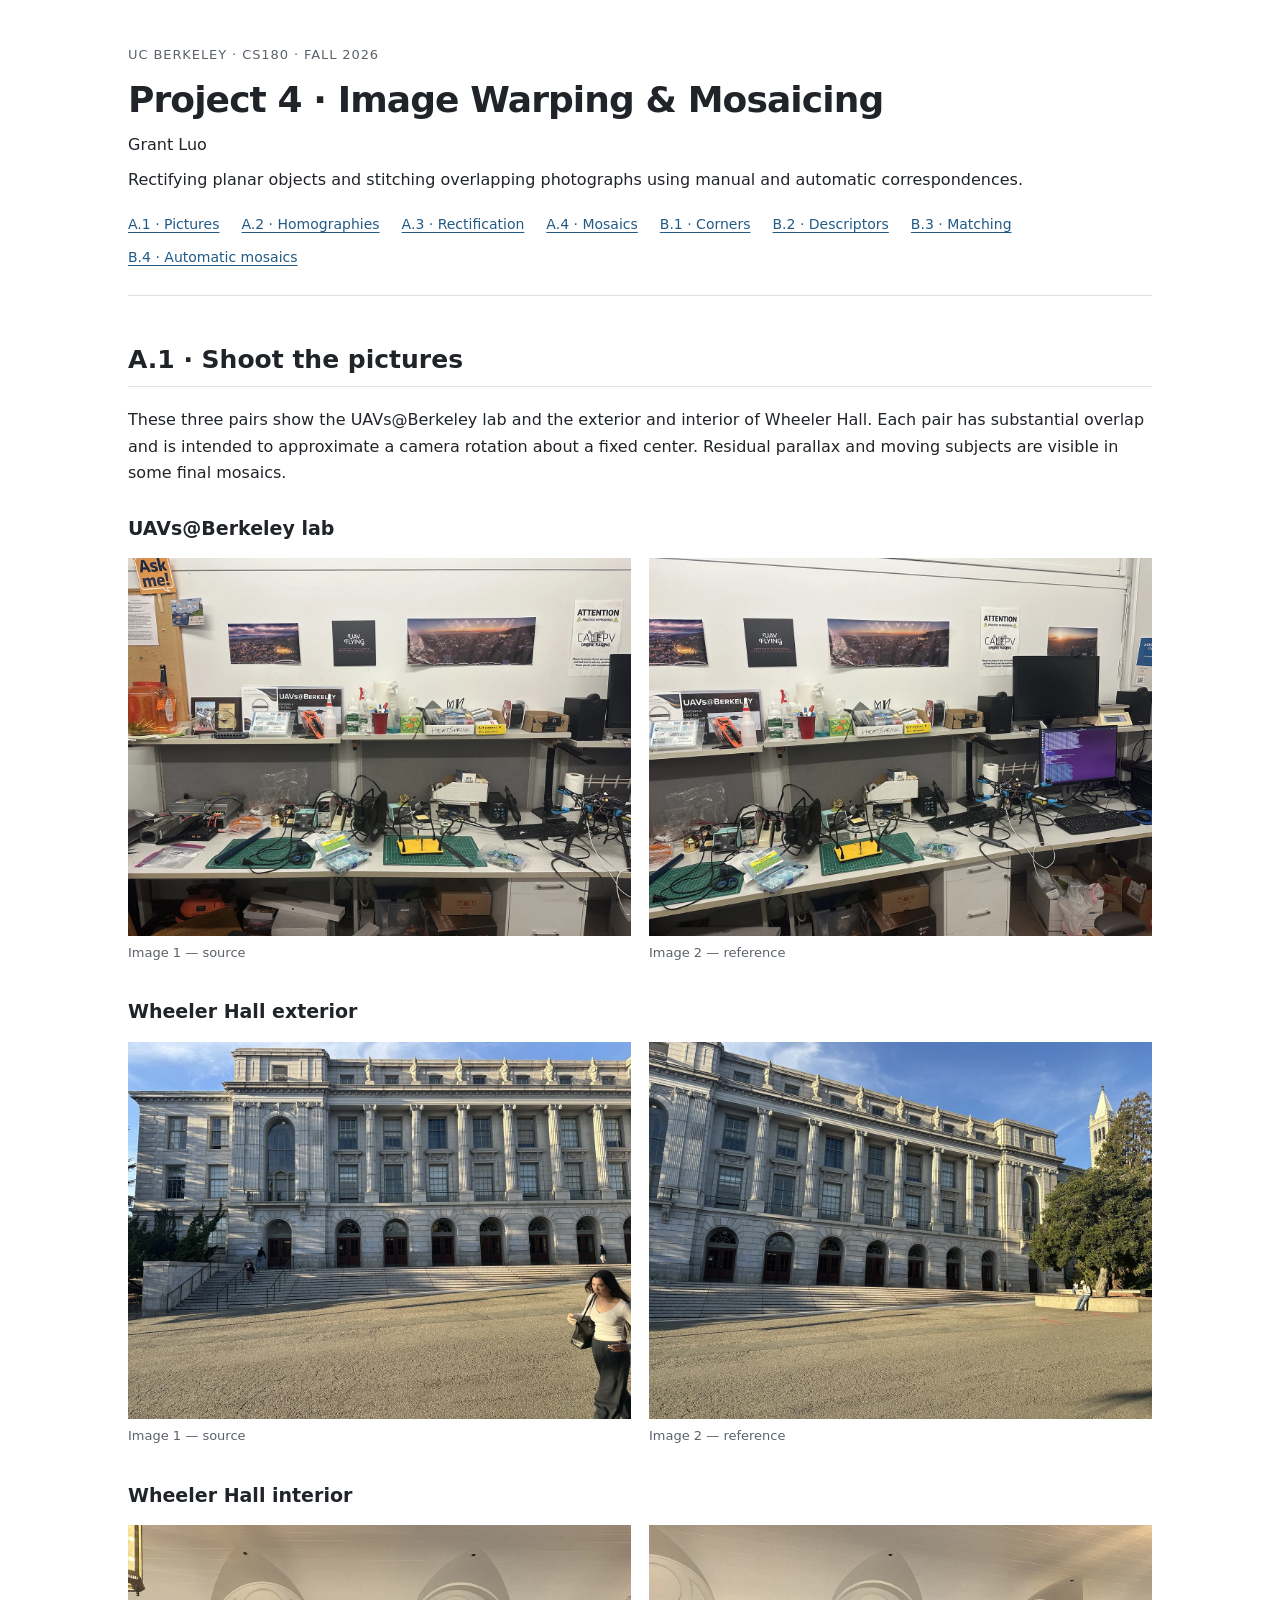
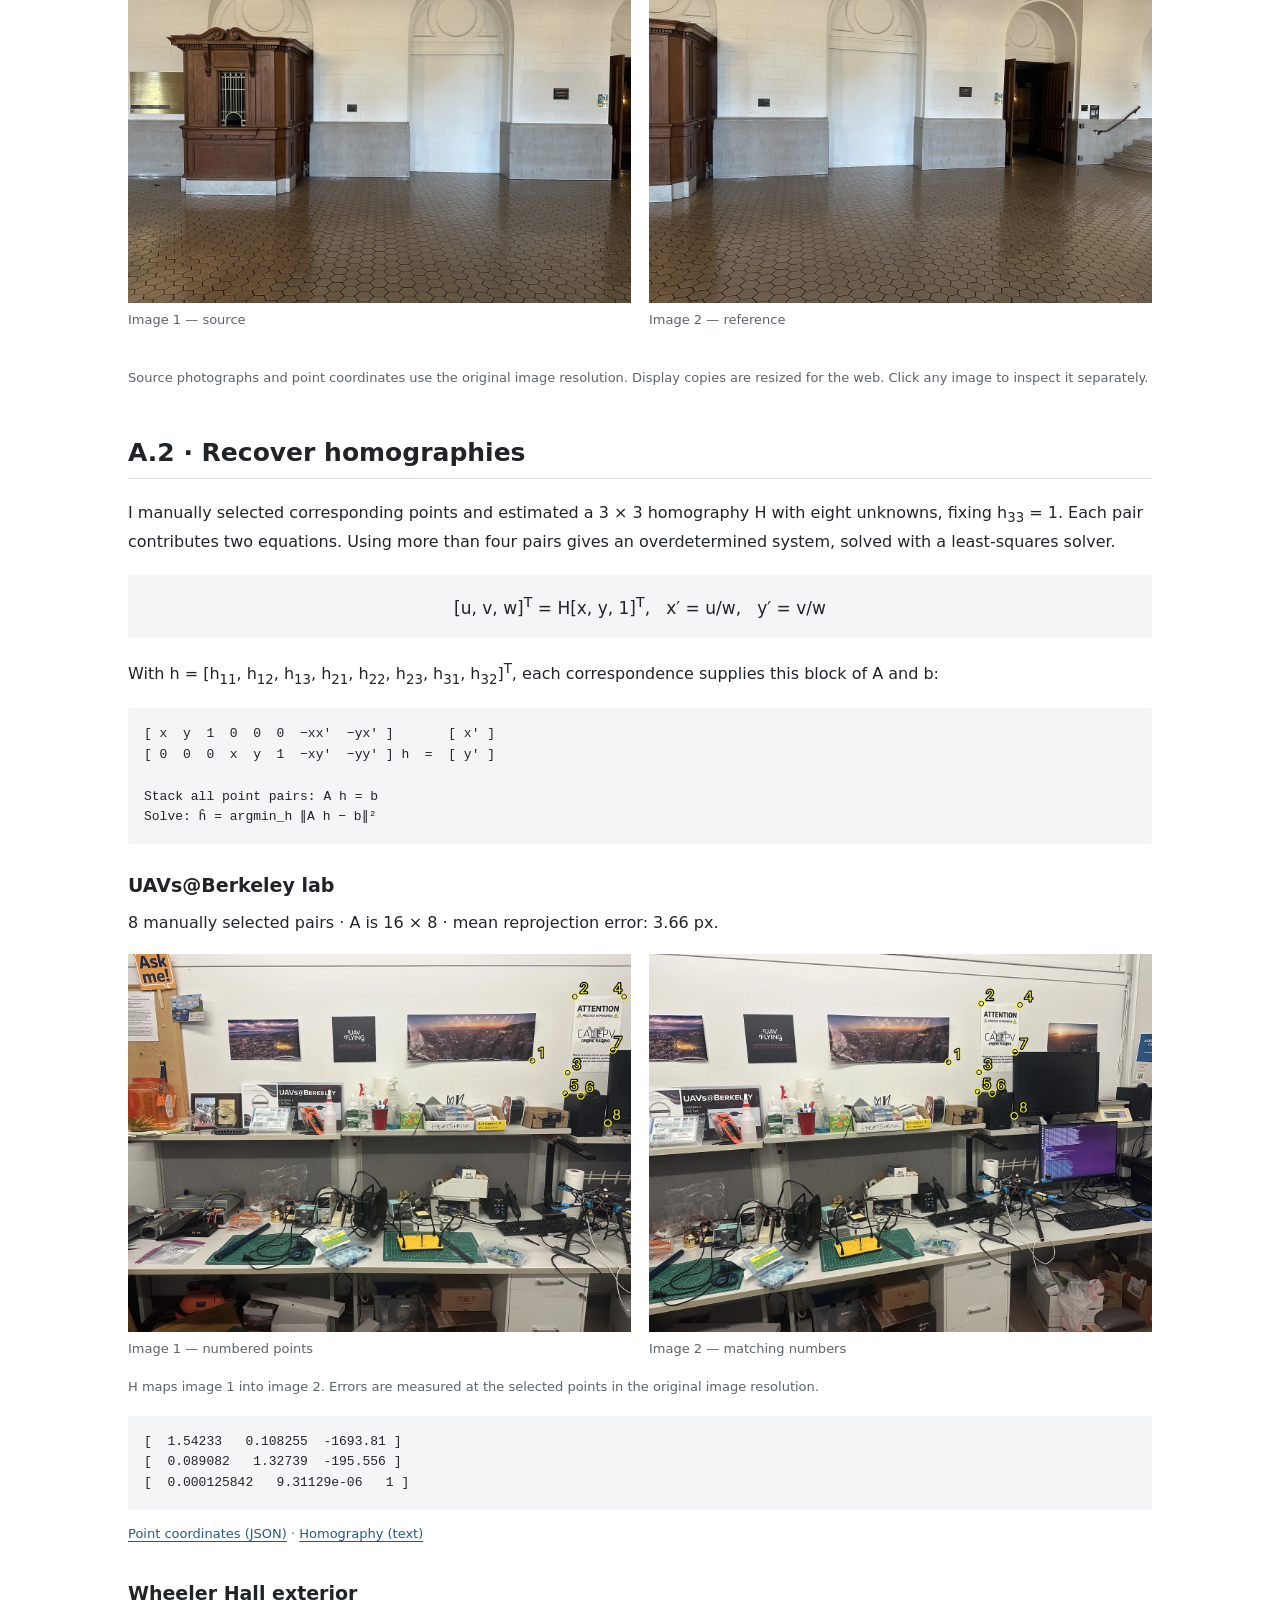
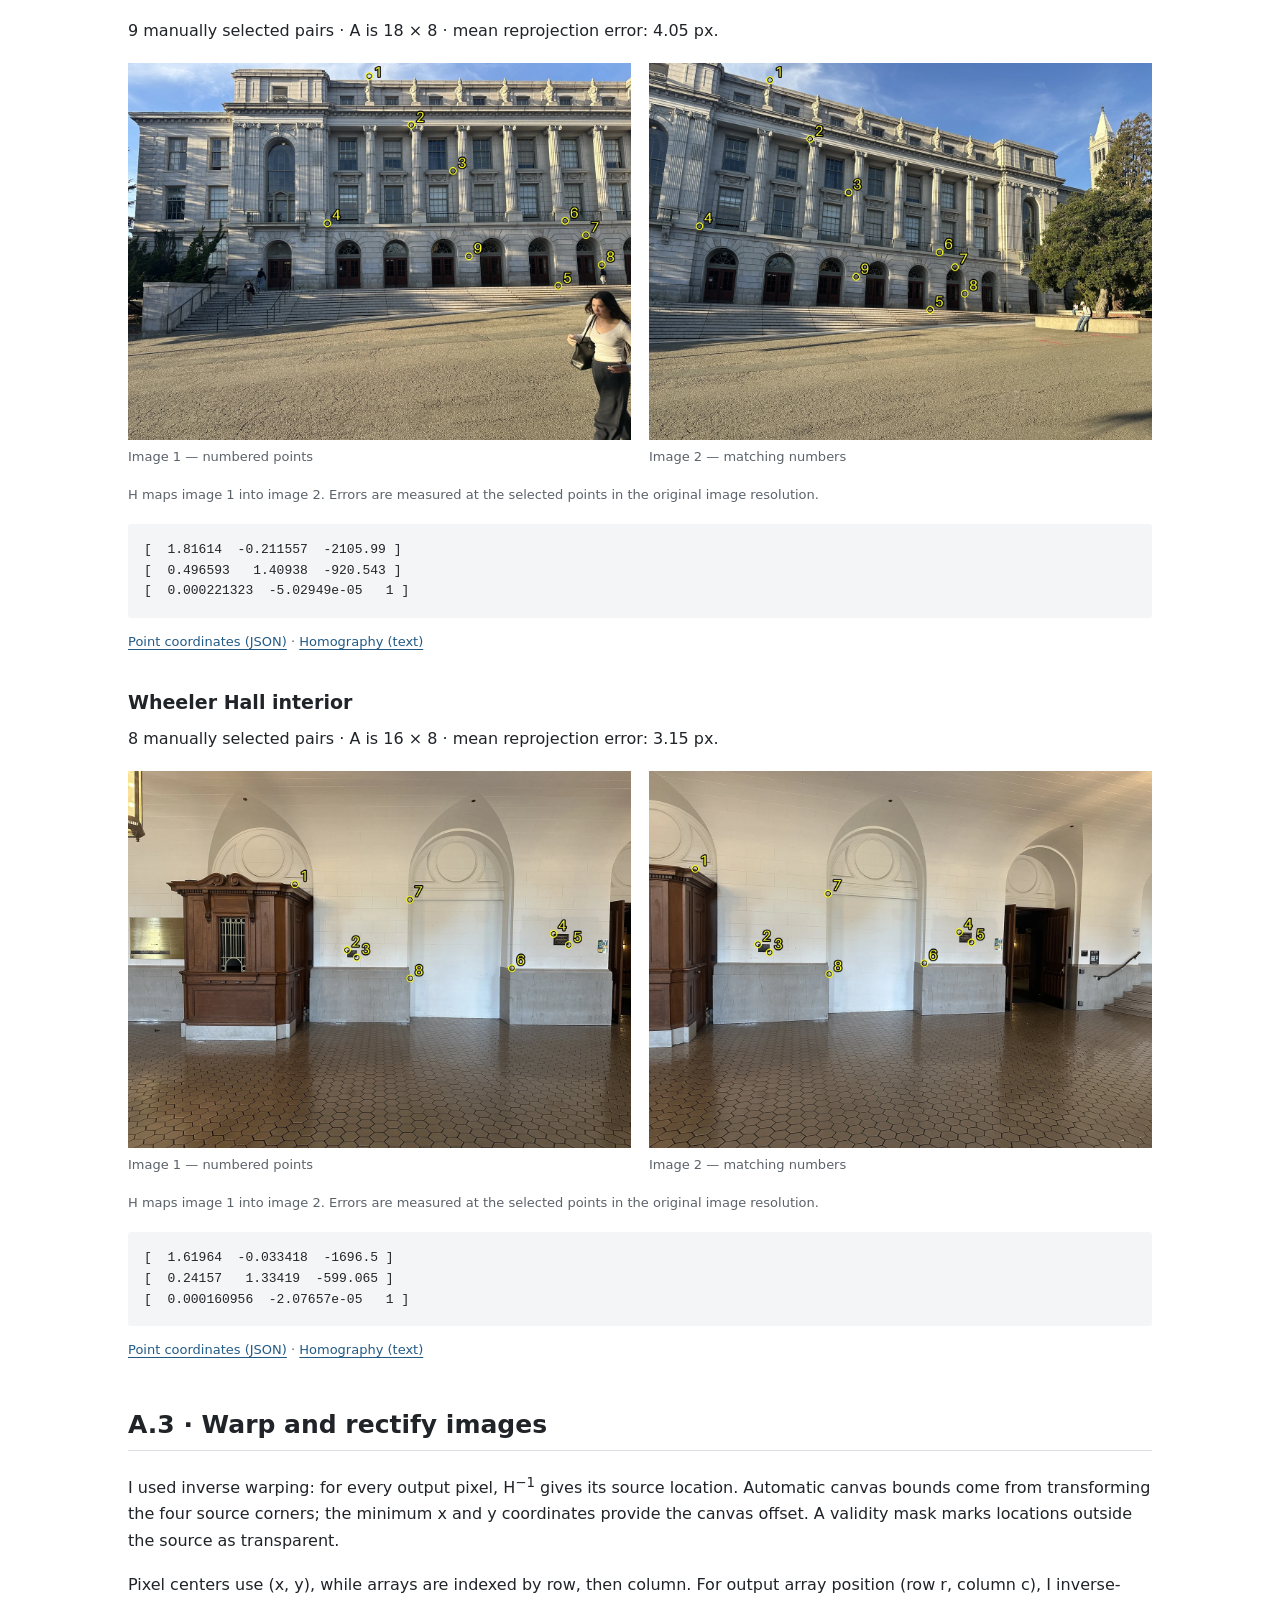
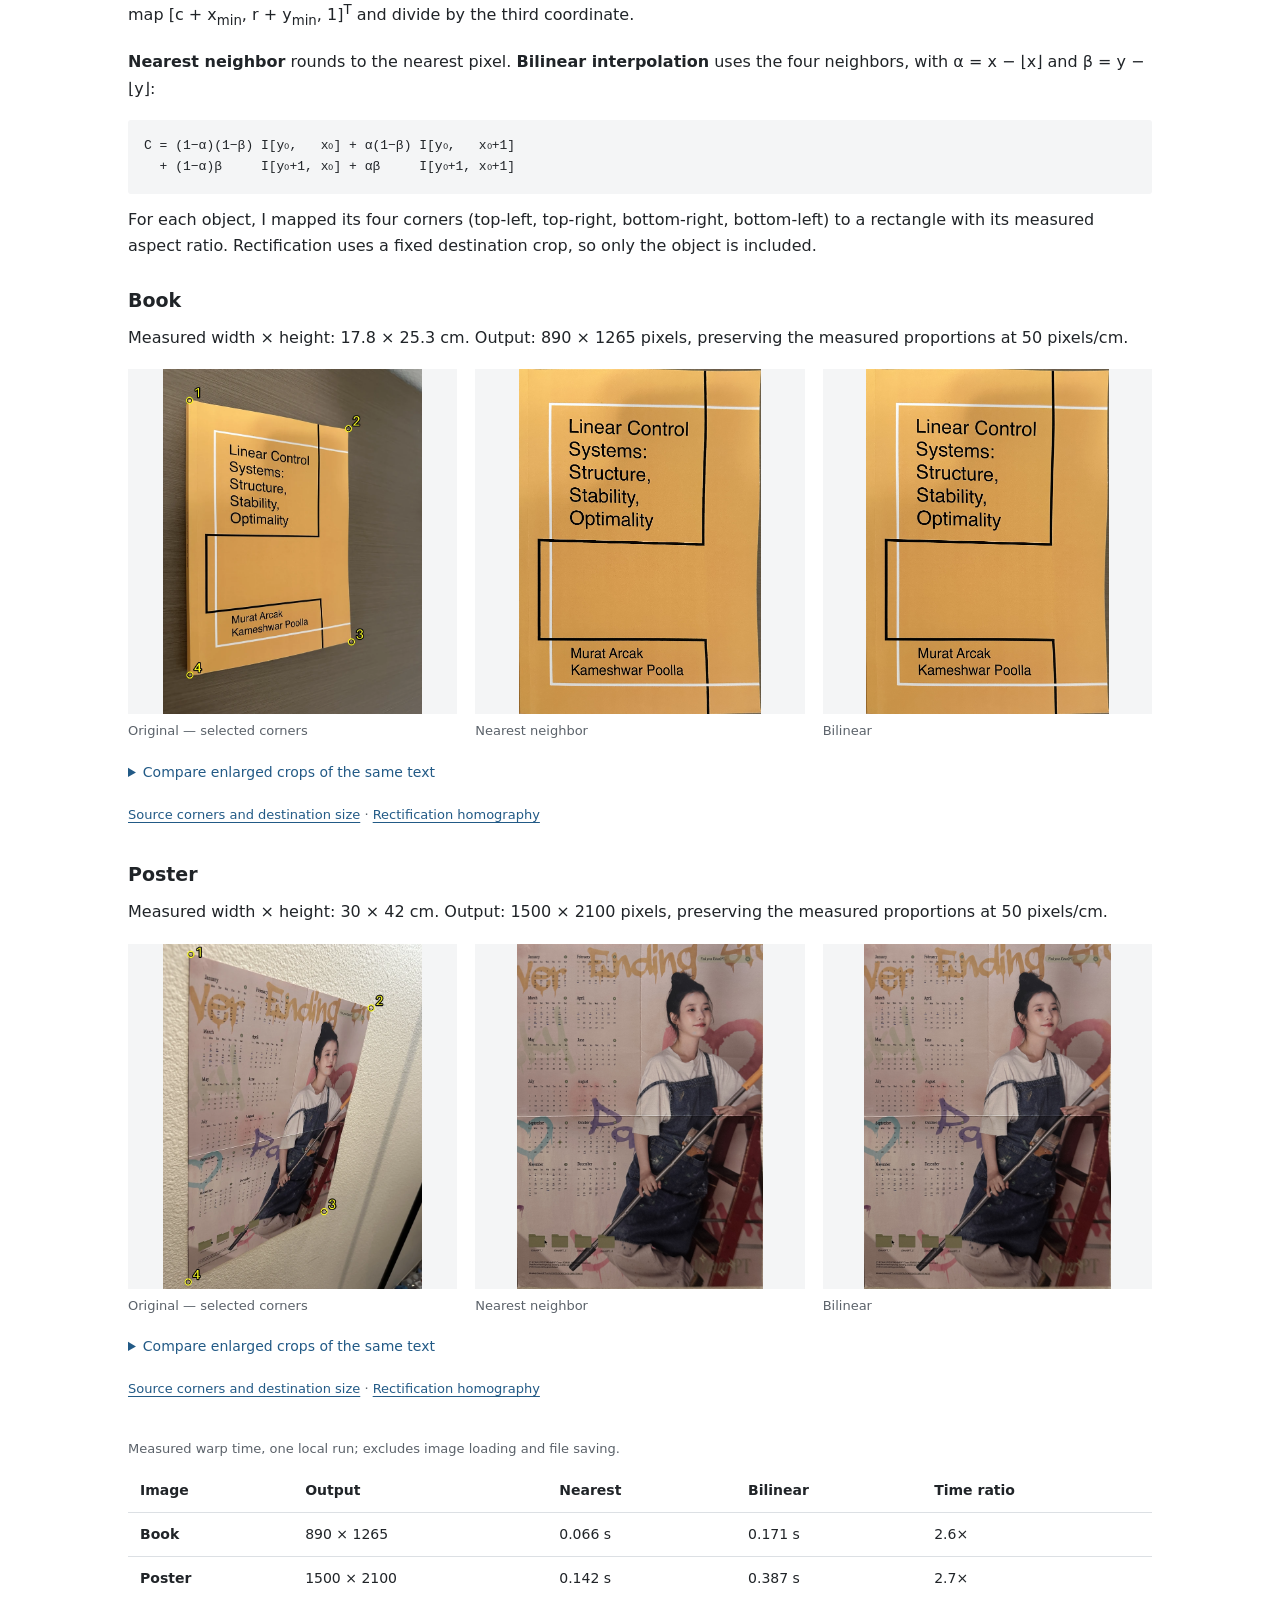
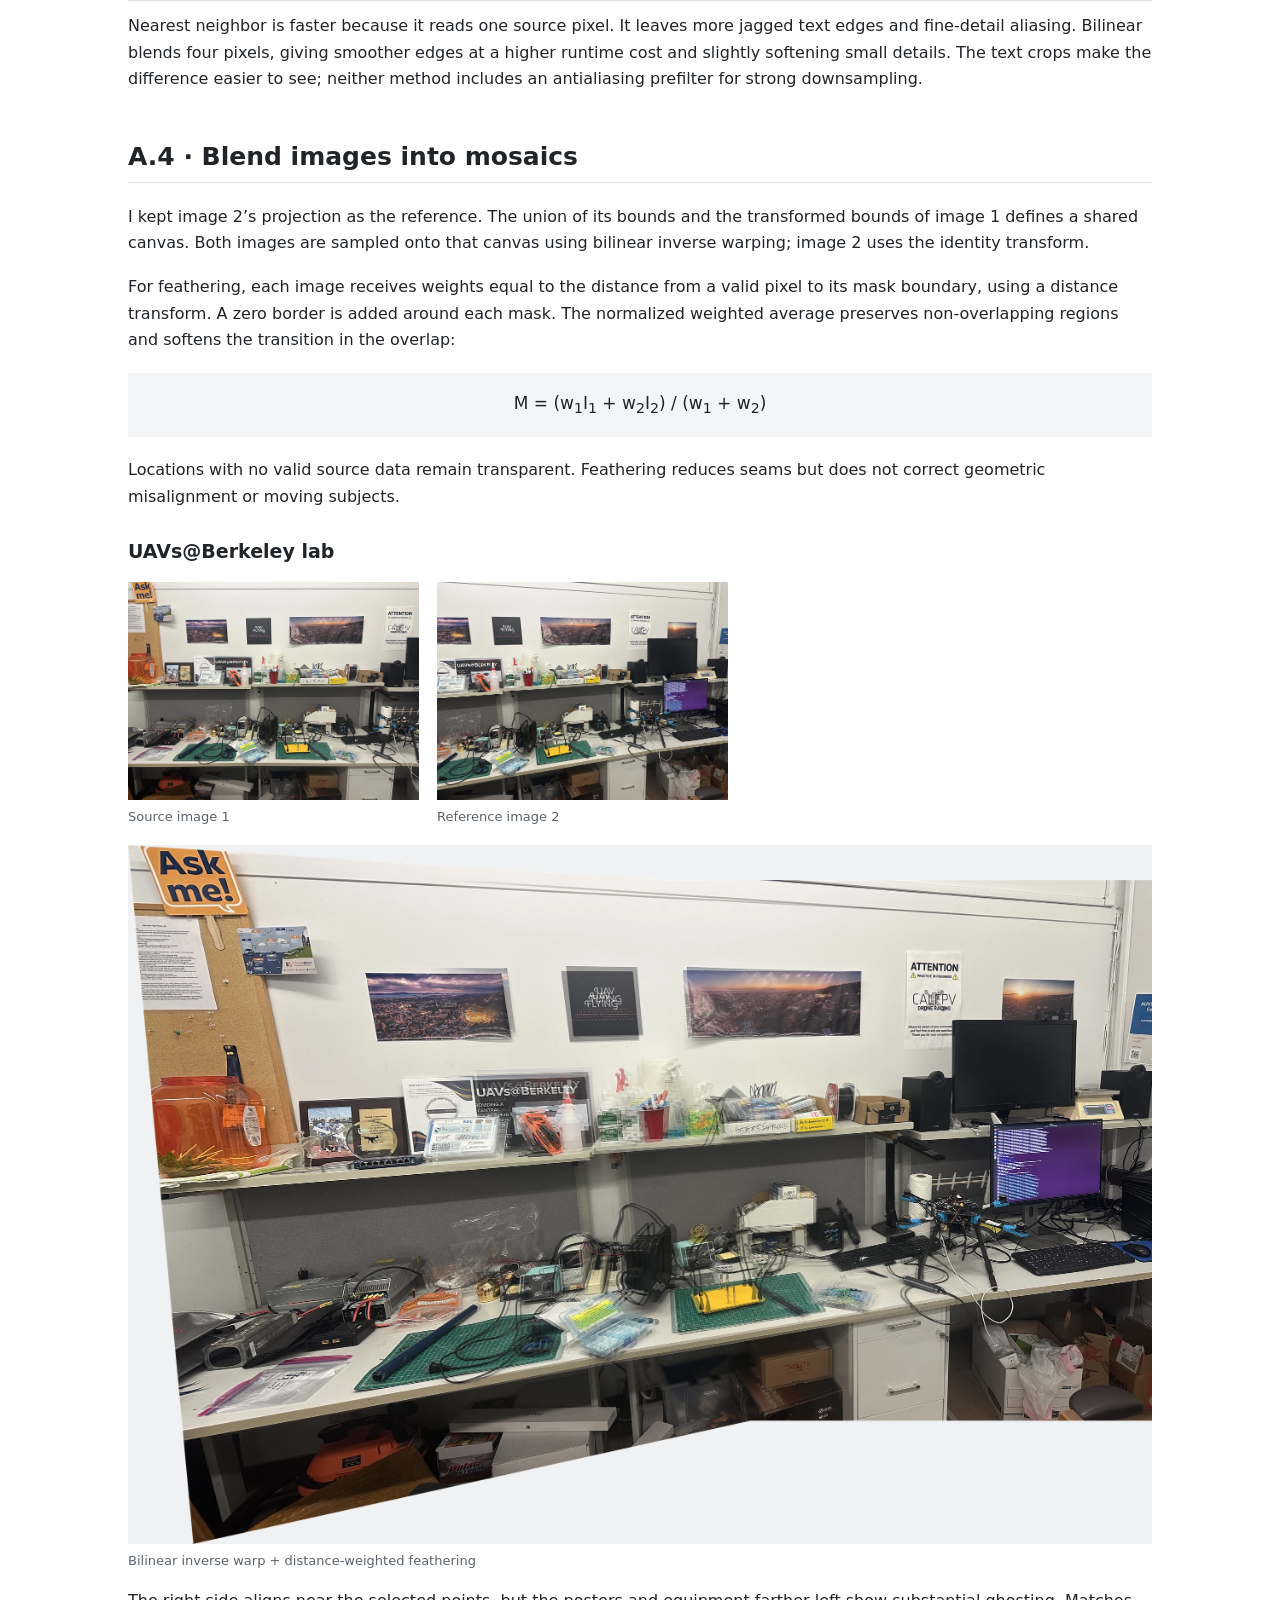
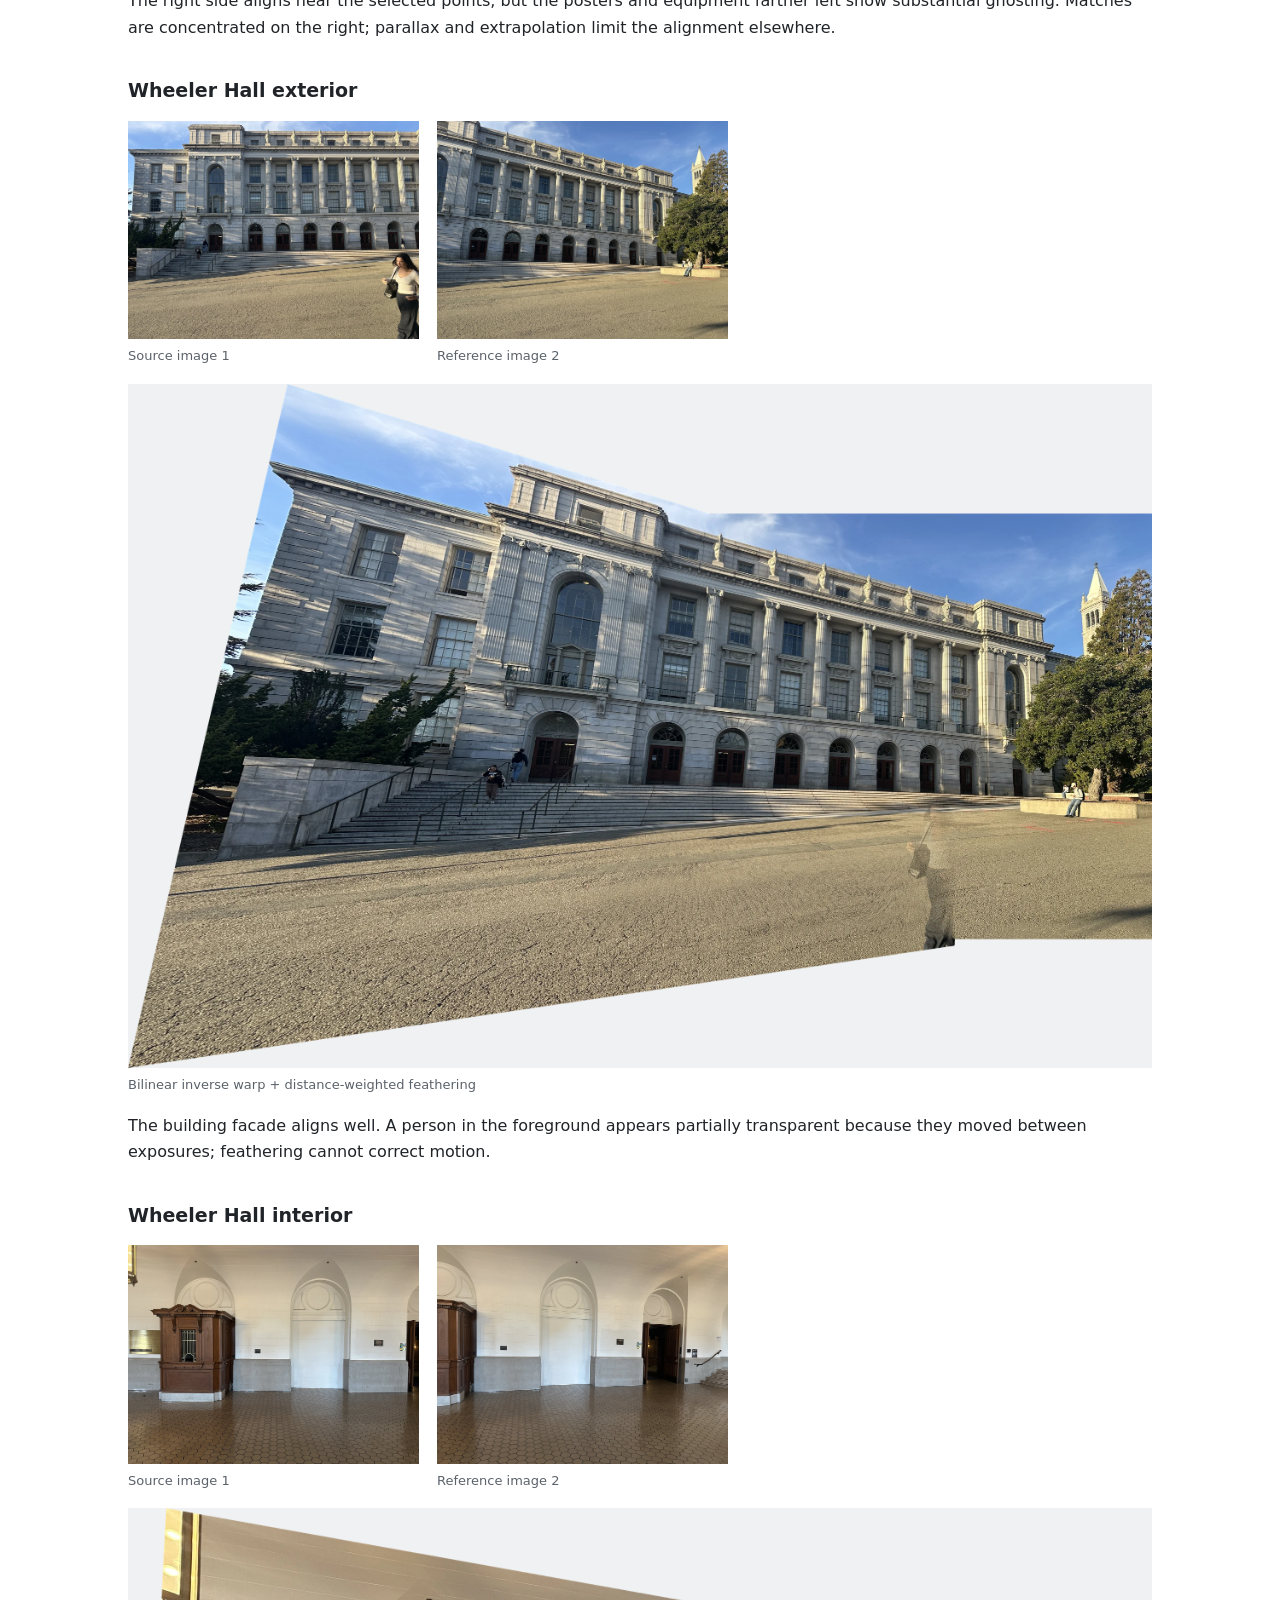
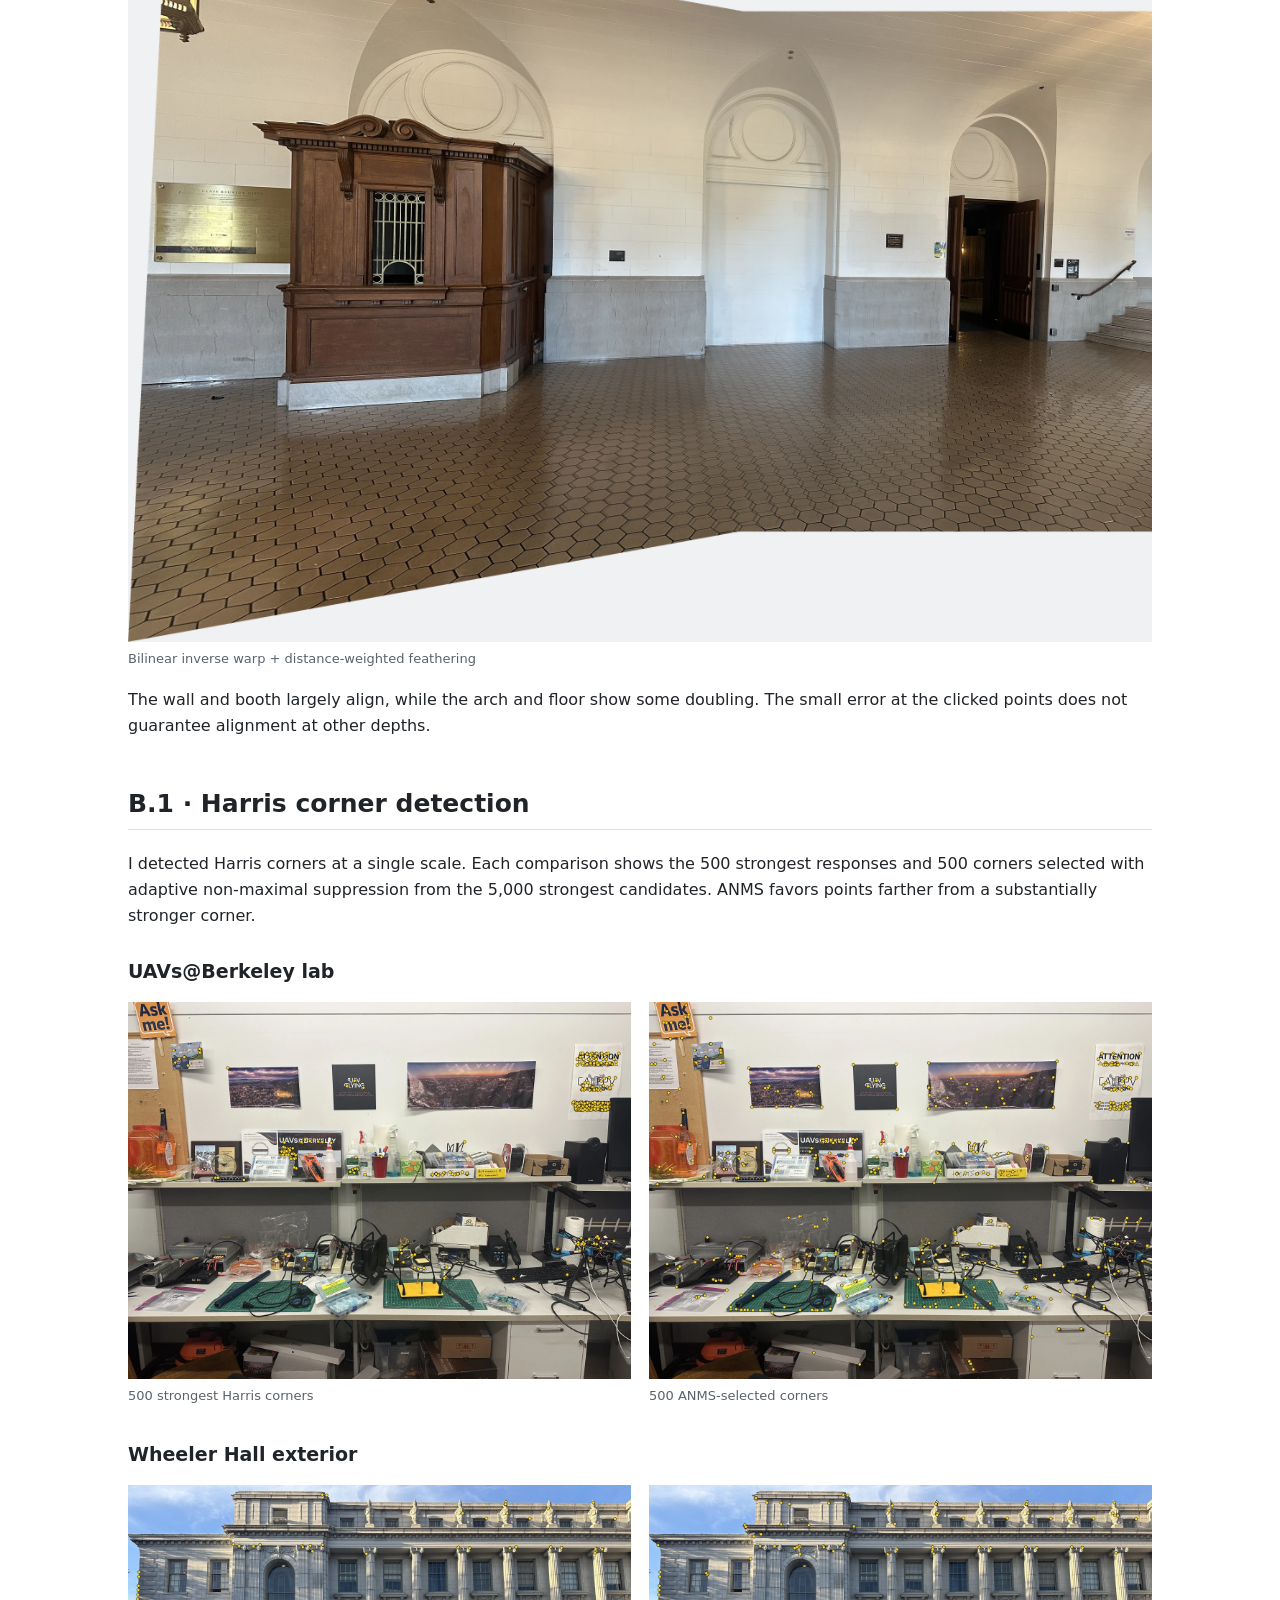
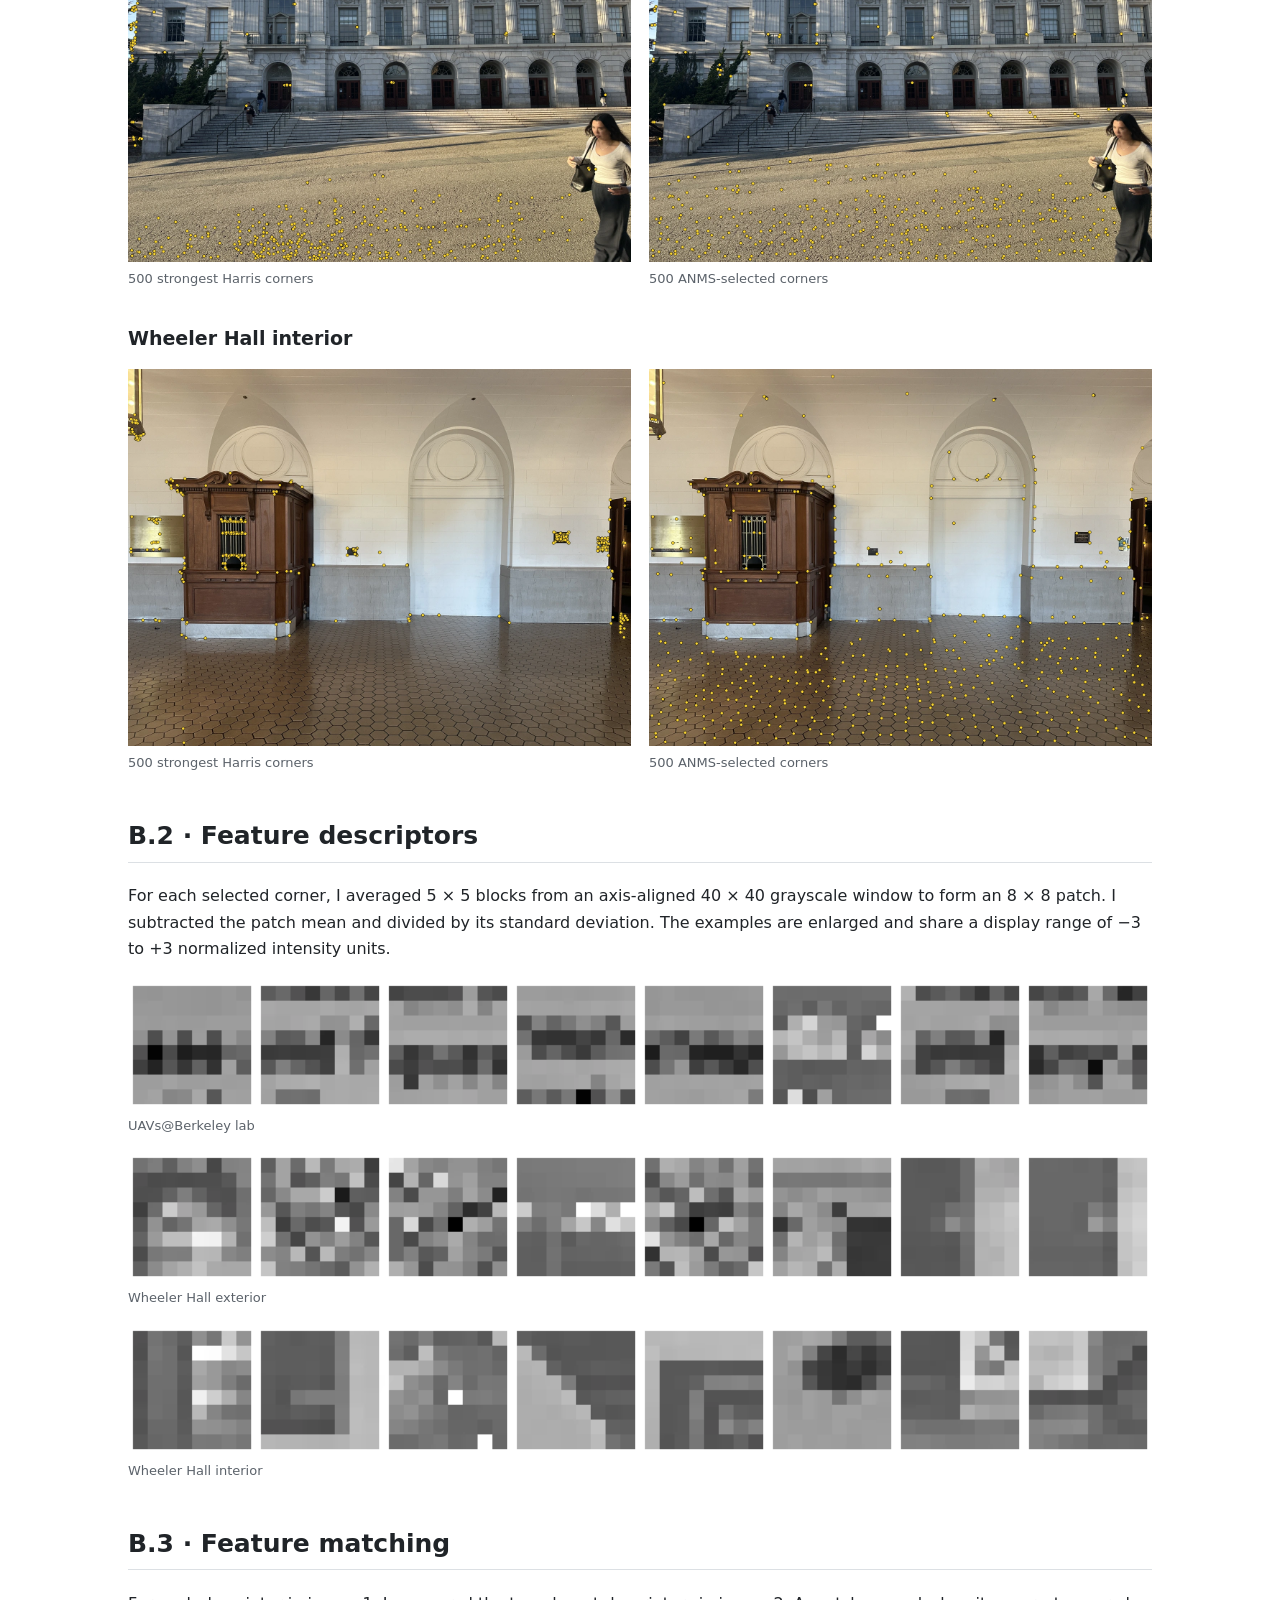
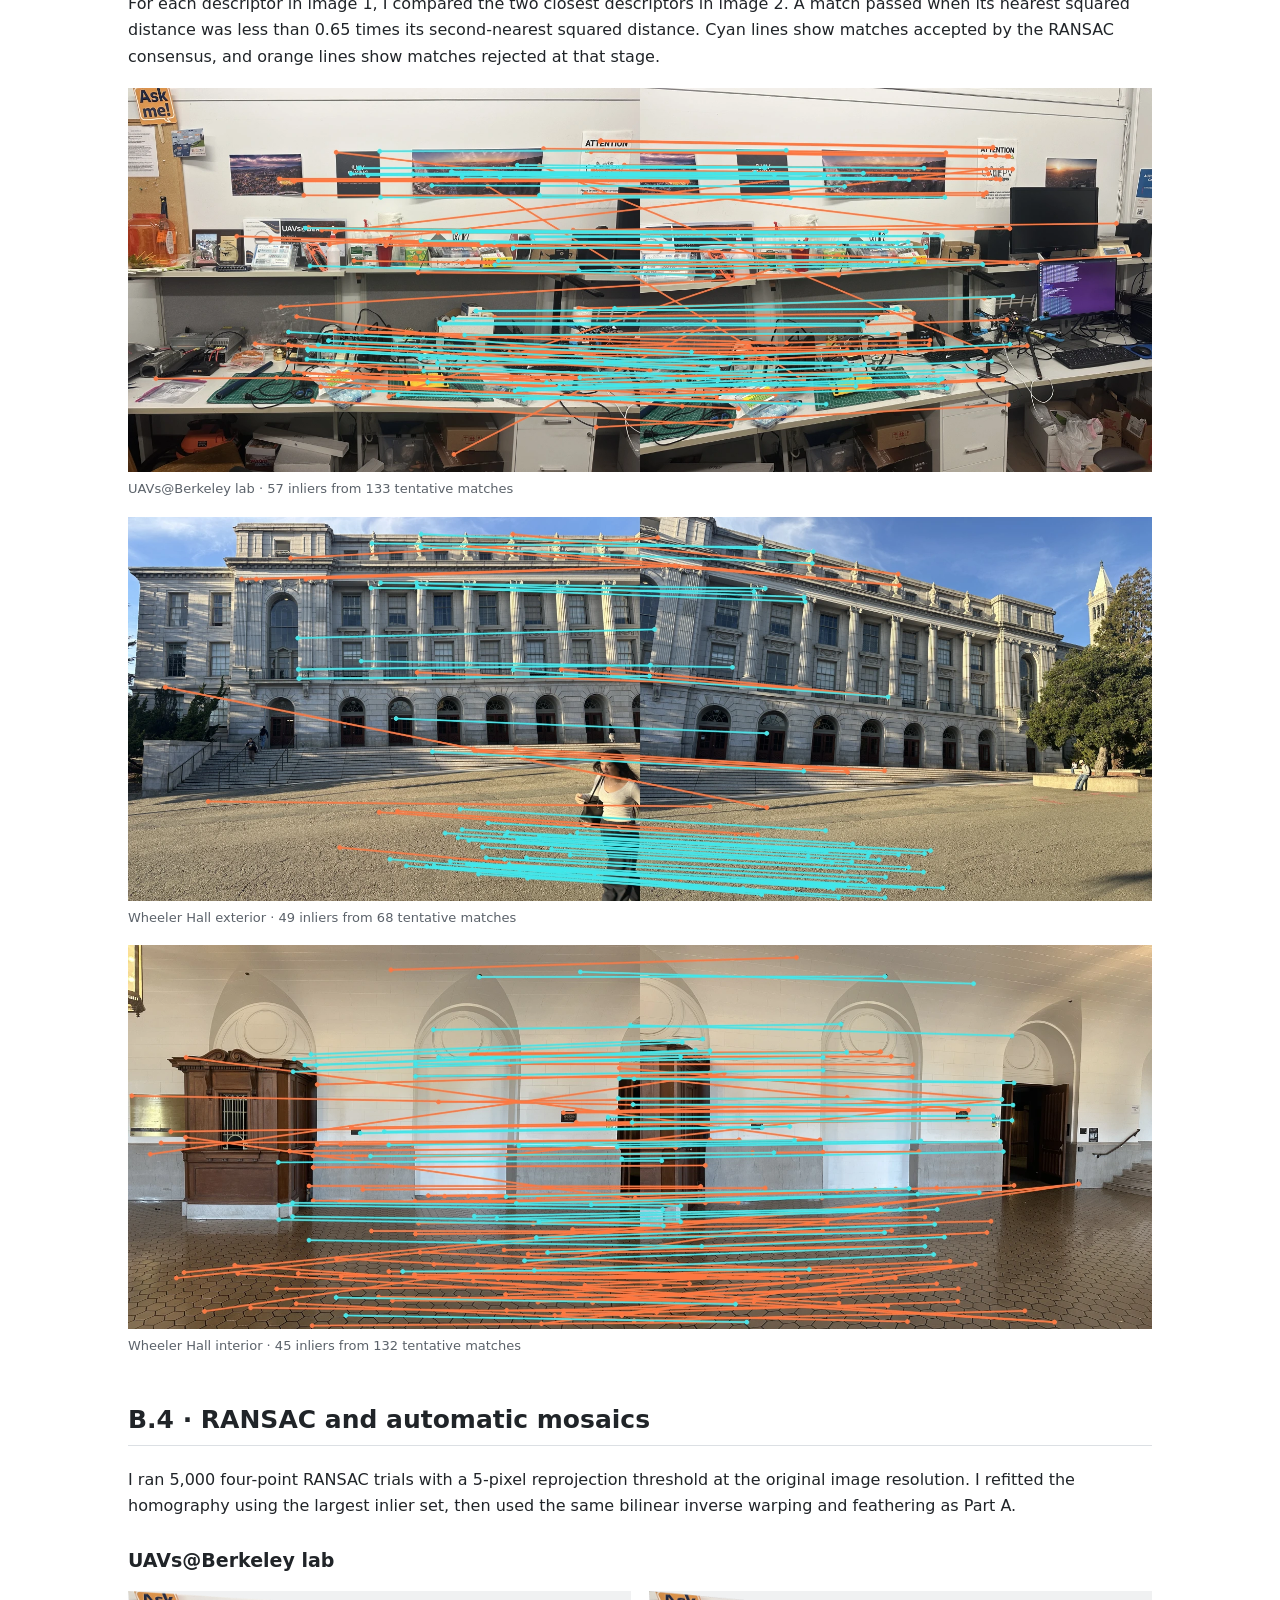
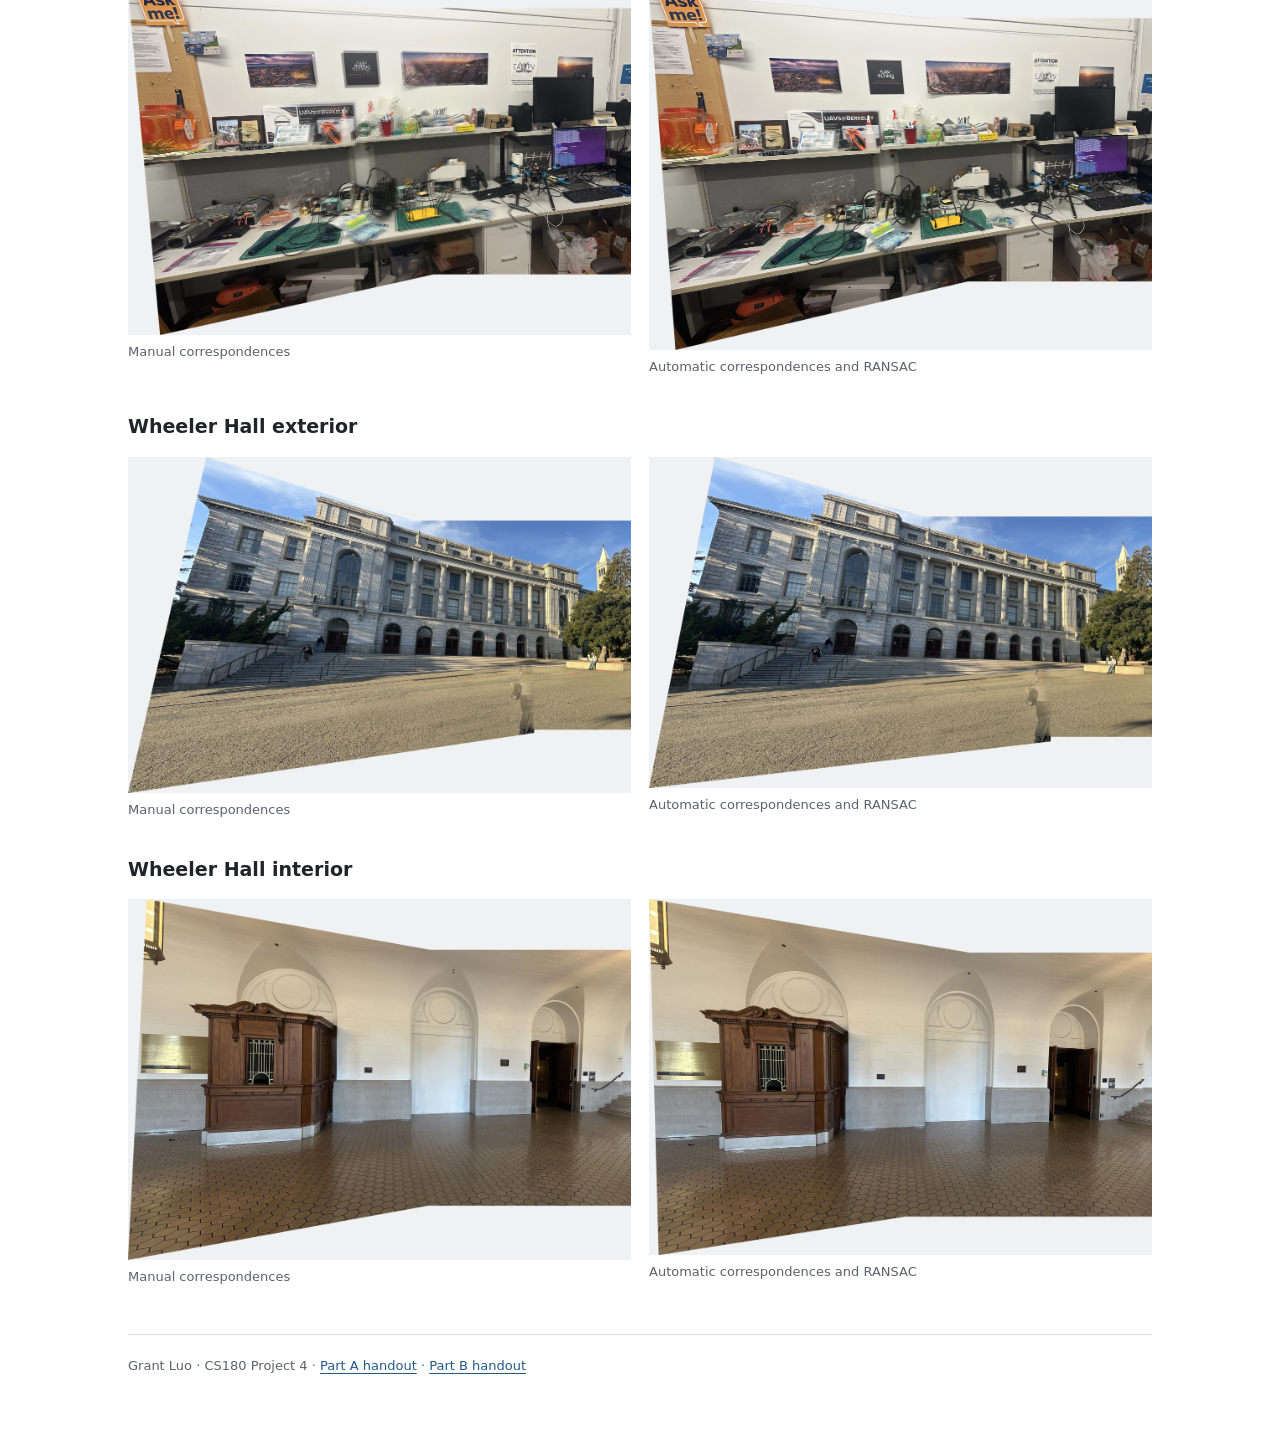
<file: cs180/proj4/index.html>
<!doctype html>
<html lang="en">
<head>
  <meta charset="utf-8">
  <meta name="viewport" content="width=device-width, initial-scale=1">
  <meta name="description" content="Grant Luo's CS180 Project 4 on homographies, image rectification, and manual and automatic photo mosaics.">
  <title>Project 4 · Image Warping &amp; Mosaicing · Grant Luo</title>
  <link rel="stylesheet" href="style.css?v=2">
</head>
<body>
<a class="skip" href="#main">Skip to results</a>
<header>
  <p class="eyebrow">UC BERKELEY · CS180 · FALL 2026</p>
  <h1>Project 4 · Image Warping &amp; Mosaicing</h1>
  <p>Grant Luo</p>
  <p>Rectifying planar objects and stitching overlapping photographs using manual and automatic correspondences.</p>
  <nav aria-label="Project sections"><a href="#a1">A.1 · Pictures</a><a href="#a2">A.2 · Homographies</a><a href="#a3">A.3 · Rectification</a><a href="#a4">A.4 · Mosaics</a><a href="#b1">B.1 · Corners</a><a href="#b2">B.2 · Descriptors</a><a href="#b3">B.3 · Matching</a><a href="#b4">B.4 · Automatic mosaics</a></nav>
</header>
<main id="main">
<section id="a1"><h2>A.1 · Shoot the pictures</h2>
  <p>These three pairs show the UAVs@Berkeley lab and the exterior and interior of Wheeler Hall. Each pair has substantial overlap and is intended to approximate a camera rotation about a fixed center. Residual parallax and moving subjects are visible in some final mosaics.</p>
  <article id="sources-lab"><h3>UAVs@Berkeley lab</h3>
      <div class="images two"><figure class=""><a href="assets/lab-source1.webp"><img src="assets/lab-source1.webp" width="1400" height="1050" loading="lazy" decoding="async" alt="UAVs@Berkeley lab, first photograph"></a><figcaption>Image 1 — source</figcaption></figure>
      <figure class=""><a href="assets/lab-source2.webp"><img src="assets/lab-source2.webp" width="1400" height="1050" loading="lazy" decoding="async" alt="UAVs@Berkeley lab, second photograph"></a><figcaption>Image 2 — reference</figcaption></figure></div></article><article id="sources-exterior"><h3>Wheeler Hall exterior</h3>
      <div class="images two"><figure class=""><a href="assets/exterior-source1.webp"><img src="assets/exterior-source1.webp" width="1400" height="1050" loading="lazy" decoding="async" alt="Wheeler Hall exterior, first photograph"></a><figcaption>Image 1 — source</figcaption></figure>
      <figure class=""><a href="assets/exterior-source2.webp"><img src="assets/exterior-source2.webp" width="1400" height="1050" loading="lazy" decoding="async" alt="Wheeler Hall exterior, second photograph"></a><figcaption>Image 2 — reference</figcaption></figure></div></article><article id="sources-interior"><h3>Wheeler Hall interior</h3>
      <div class="images two"><figure class=""><a href="assets/interior-source1.webp"><img src="assets/interior-source1.webp" width="1400" height="1050" loading="lazy" decoding="async" alt="Wheeler Hall interior, first photograph"></a><figcaption>Image 1 — source</figcaption></figure>
      <figure class=""><a href="assets/interior-source2.webp"><img src="assets/interior-source2.webp" width="1400" height="1050" loading="lazy" decoding="async" alt="Wheeler Hall interior, second photograph"></a><figcaption>Image 2 — reference</figcaption></figure></div></article>
  <p class="small">Source photographs and point coordinates use the original image resolution. Display copies are resized for the web. Click any image to inspect it separately.</p>
</section>
<section id="a2"><h2>A.2 · Recover homographies</h2>
  <p>I manually selected corresponding points and estimated a 3 × 3 homography H with eight unknowns, fixing h<sub>33</sub> = 1. Each pair contributes two equations. Using more than four pairs gives an overdetermined system, solved with a least-squares solver.</p>
  <div class="equation">[u, v, w]<sup>T</sup> = H[x, y, 1]<sup>T</sup>, &nbsp; x′ = u/w, &nbsp; y′ = v/w</div>
  <p>With h = [h<sub>11</sub>, h<sub>12</sub>, h<sub>13</sub>, h<sub>21</sub>, h<sub>22</sub>, h<sub>23</sub>, h<sub>31</sub>, h<sub>32</sub>]<sup>T</sup>, each correspondence supplies this block of A and b:</p>
  <pre aria-label="Homography linear system">[ x  y  1  0  0  0  −xx′  −yx′ ]       [ x′ ]
[ 0  0  0  x  y  1  −xy′  −yy′ ] h  =  [ y′ ]

Stack all point pairs: A h = b
Solve: ĥ = argmin_h ‖A h − b‖²</pre>
  <article><h3>UAVs@Berkeley lab</h3>
      <p>8 manually selected pairs · A is 16 × 8 · mean reprojection error: 3.66 px.</p>
      <div class="images two"><figure class=""><a href="assets/lab-points1.webp"><img src="assets/lab-points1.webp" width="1400" height="1050" loading="lazy" decoding="async" alt="Image 1 — numbered points"></a><figcaption>Image 1 — numbered points</figcaption></figure>
      <figure class=""><a href="assets/lab-points2.webp"><img src="assets/lab-points2.webp" width="1400" height="1050" loading="lazy" decoding="async" alt="Image 2 — matching numbers"></a><figcaption>Image 2 — matching numbers</figcaption></figure></div>
      <p class="small">H maps image 1 into image 2. Errors are measured at the selected points in the original image resolution.</p>
      <pre aria-label="UAVs@Berkeley lab homography">[  1.54233   0.108255  -1693.81 ]
[  0.089082   1.32739  -195.556 ]
[  0.000125842   9.31129e-06   1 ]</pre>
      <p class="small"><a href="data/club_lab_normal_club_lab_angled.json">Point coordinates (JSON)</a> · <a href="data/lab-H.txt">Homography (text)</a></p></article><article><h3>Wheeler Hall exterior</h3>
      <p>9 manually selected pairs · A is 18 × 8 · mean reprojection error: 4.05 px.</p>
      <div class="images two"><figure class=""><a href="assets/exterior-points1.webp"><img src="assets/exterior-points1.webp" width="1400" height="1050" loading="lazy" decoding="async" alt="Image 1 — numbered points"></a><figcaption>Image 1 — numbered points</figcaption></figure>
      <figure class=""><a href="assets/exterior-points2.webp"><img src="assets/exterior-points2.webp" width="1400" height="1050" loading="lazy" decoding="async" alt="Image 2 — matching numbers"></a><figcaption>Image 2 — matching numbers</figcaption></figure></div>
      <p class="small">H maps image 1 into image 2. Errors are measured at the selected points in the original image resolution.</p>
      <pre aria-label="Wheeler Hall exterior homography">[  1.81614  -0.211557  -2105.99 ]
[  0.496593   1.40938  -920.543 ]
[  0.000221323  -5.02949e-05   1 ]</pre>
      <p class="small"><a href="data/wheeler_hall_exterior_normal_wheeler_hall_exterior_angled.json">Point coordinates (JSON)</a> · <a href="data/exterior-H.txt">Homography (text)</a></p></article><article><h3>Wheeler Hall interior</h3>
      <p>8 manually selected pairs · A is 16 × 8 · mean reprojection error: 3.15 px.</p>
      <div class="images two"><figure class=""><a href="assets/interior-points1.webp"><img src="assets/interior-points1.webp" width="1400" height="1050" loading="lazy" decoding="async" alt="Image 1 — numbered points"></a><figcaption>Image 1 — numbered points</figcaption></figure>
      <figure class=""><a href="assets/interior-points2.webp"><img src="assets/interior-points2.webp" width="1400" height="1050" loading="lazy" decoding="async" alt="Image 2 — matching numbers"></a><figcaption>Image 2 — matching numbers</figcaption></figure></div>
      <p class="small">H maps image 1 into image 2. Errors are measured at the selected points in the original image resolution.</p>
      <pre aria-label="Wheeler Hall interior homography">[  1.61964  -0.033418  -1696.5 ]
[  0.24157   1.33419  -599.065 ]
[  0.000160956  -2.07657e-05   1 ]</pre>
      <p class="small"><a href="data/wheeler_hall_interior_normal_wheeler_hall_interior_angled.json">Point coordinates (JSON)</a> · <a href="data/interior-H.txt">Homography (text)</a></p></article>
</section>
<section id="a3"><h2>A.3 · Warp and rectify images</h2>
  <p>I used inverse warping: for every output pixel, H<sup>−1</sup> gives its source location. Automatic canvas bounds come from transforming the four source corners; the minimum x and y coordinates provide the canvas offset. A validity mask marks locations outside the source as transparent.</p>
  <p>Pixel centers use (x, y), while arrays are indexed by row, then column. For output array position (row r, column c), I inverse-map [c + x<sub>min</sub>, r + y<sub>min</sub>, 1]<sup>T</sup> and divide by the third coordinate.</p>
  <p><strong>Nearest neighbor</strong> rounds to the nearest pixel. <strong>Bilinear interpolation</strong> uses the four neighbors, with α = x − ⌊x⌋ and β = y − ⌊y⌋:</p>
  <pre>C = (1−α)(1−β) I[y₀,   x₀] + α(1−β) I[y₀,   x₀+1]
  + (1−α)β     I[y₀+1, x₀] + αβ     I[y₀+1, x₀+1]</pre>
  <p>For each object, I mapped its four corners (top-left, top-right, bottom-right, bottom-left) to a rectangle with its measured aspect ratio. Rectification uses a fixed destination crop, so only the object is included.</p>
  <article><h3>Book</h3>
      <p>Measured width × height: 17.8 × 25.3 cm. Output: 890 × 1265 pixels, preserving the measured proportions at 50 pixels/cm.</p>
      <div class="images three rectifications">
      <figure class=""><a href="assets/book-original.webp"><img src="assets/book-original.webp" width="787" height="1050" loading="lazy" decoding="async" alt="Original — selected corners"></a><figcaption>Original — selected corners</figcaption></figure>
      <figure class=""><a href="assets/book-nn.webp"><img src="assets/book-nn.webp" width="890" height="1265" loading="lazy" decoding="async" alt="Nearest neighbor"></a><figcaption>Nearest neighbor</figcaption></figure>
      <figure class=""><a href="assets/book-bilinear.webp"><img src="assets/book-bilinear.webp" width="890" height="1265" loading="lazy" decoding="async" alt="Bilinear"></a><figcaption>Bilinear</figcaption></figure></div>
      <details><summary>Compare enlarged crops of the same text</summary>
      <div class="images two crops"><figure class=""><a href="assets/book-nn-crop.webp"><img src="assets/book-nn-crop.webp" width="300" height="180" loading="lazy" decoding="async" alt="Nearest neighbor — detail"></a><figcaption>Nearest neighbor — detail</figcaption></figure>
      <figure class=""><a href="assets/book-bilinear-crop.webp"><img src="assets/book-bilinear-crop.webp" width="300" height="180" loading="lazy" decoding="async" alt="Bilinear — detail"></a><figcaption>Bilinear — detail</figcaption></figure></div></details>
      <p class="small"><a href="data/book_rectification.json">Source corners and destination size</a> · <a href="data/book-rectification-H.txt">Rectification homography</a></p></article><article><h3>Poster</h3>
      <p>Measured width × height: 30 × 42 cm. Output: 1500 × 2100 pixels, preserving the measured proportions at 50 pixels/cm.</p>
      <div class="images three rectifications">
      <figure class=""><a href="assets/poster-original.webp"><img src="assets/poster-original.webp" width="787" height="1050" loading="lazy" decoding="async" alt="Original — selected corners"></a><figcaption>Original — selected corners</figcaption></figure>
      <figure class=""><a href="assets/poster-nn.webp"><img src="assets/poster-nn.webp" width="1500" height="2100" loading="lazy" decoding="async" alt="Nearest neighbor"></a><figcaption>Nearest neighbor</figcaption></figure>
      <figure class=""><a href="assets/poster-bilinear.webp"><img src="assets/poster-bilinear.webp" width="1500" height="2100" loading="lazy" decoding="async" alt="Bilinear"></a><figcaption>Bilinear</figcaption></figure></div>
      <details><summary>Compare enlarged crops of the same text</summary>
      <div class="images two crops"><figure class=""><a href="assets/poster-nn-crop.webp"><img src="assets/poster-nn-crop.webp" width="300" height="180" loading="lazy" decoding="async" alt="Nearest neighbor — detail"></a><figcaption>Nearest neighbor — detail</figcaption></figure>
      <figure class=""><a href="assets/poster-bilinear-crop.webp"><img src="assets/poster-bilinear-crop.webp" width="300" height="180" loading="lazy" decoding="async" alt="Bilinear — detail"></a><figcaption>Bilinear — detail</figcaption></figure></div></details>
      <p class="small"><a href="data/poster_rectification.json">Source corners and destination size</a> · <a href="data/poster-rectification-H.txt">Rectification homography</a></p></article>
  <div class="table-wrap"><table><caption>Measured warp time, one local run; excludes image loading and file saving.</caption>
    <thead><tr><th scope="col">Image</th><th scope="col">Output</th><th scope="col">Nearest</th><th scope="col">Bilinear</th><th scope="col">Time ratio</th></tr></thead>
    <tbody><tr><th scope="row">Book</th><td>890 × 1265</td><td>0.066 s</td><td>0.171 s</td><td>2.6×</td></tr><tr><th scope="row">Poster</th><td>1500 × 2100</td><td>0.142 s</td><td>0.387 s</td><td>2.7×</td></tr></tbody></table></div>
  <p>Nearest neighbor is faster because it reads one source pixel. It leaves more jagged text edges and fine-detail aliasing. Bilinear blends four pixels, giving smoother edges at a higher runtime cost and slightly softening small details. The text crops make the difference easier to see; neither method includes an antialiasing prefilter for strong downsampling.</p>
</section>
<section id="a4"><h2>A.4 · Blend images into mosaics</h2>
  <p>I kept image 2’s projection as the reference. The union of its bounds and the transformed bounds of image 1 defines a shared canvas. Both images are sampled onto that canvas using bilinear inverse warping; image 2 uses the identity transform.</p>
  <p>For feathering, each image receives weights equal to the distance from a valid pixel to its mask boundary, using a distance transform. A zero border is added around each mask. The normalized weighted average preserves non-overlapping regions and softens the transition in the overlap:</p>
  <div class="equation">M = (w<sub>1</sub>I<sub>1</sub> + w<sub>2</sub>I<sub>2</sub>) / (w<sub>1</sub> + w<sub>2</sub>)</div>
  <p>Locations with no valid source data remain transparent. Feathering reduces seams but does not correct geometric misalignment or moving subjects.</p>
  <article><h3>UAVs@Berkeley lab</h3><div class="images two mosaic-sources">
      <figure class=""><a href="assets/lab-source1.webp"><img src="assets/lab-source1.webp" width="1400" height="1050" loading="lazy" decoding="async" alt="Source image 1"></a><figcaption>Source image 1</figcaption></figure><figure class=""><a href="assets/lab-source2.webp"><img src="assets/lab-source2.webp" width="1400" height="1050" loading="lazy" decoding="async" alt="Reference image 2"></a><figcaption>Reference image 2</figcaption></figure></div>
      <figure class="mosaic"><a href="assets/lab-mosaic.webp"><img src="assets/lab-mosaic.webp" width="2400" height="1639" loading="lazy" decoding="async" alt="UAVs@Berkeley lab blended mosaic"></a><figcaption>Bilinear inverse warp + distance-weighted feathering</figcaption></figure>
      <p>The right side aligns near the selected points, but the posters and equipment farther left show substantial ghosting. Matches are concentrated on the right; parallax and extrapolation limit the alignment elsewhere.</p></article><article><h3>Wheeler Hall exterior</h3><div class="images two mosaic-sources">
      <figure class=""><a href="assets/exterior-source1.webp"><img src="assets/exterior-source1.webp" width="1400" height="1050" loading="lazy" decoding="async" alt="Source image 1"></a><figcaption>Source image 1</figcaption></figure><figure class=""><a href="assets/exterior-source2.webp"><img src="assets/exterior-source2.webp" width="1400" height="1050" loading="lazy" decoding="async" alt="Reference image 2"></a><figcaption>Reference image 2</figcaption></figure></div>
      <figure class="mosaic"><a href="assets/exterior-mosaic.webp"><img src="assets/exterior-mosaic.webp" width="2400" height="1605" loading="lazy" decoding="async" alt="Wheeler Hall exterior blended mosaic"></a><figcaption>Bilinear inverse warp + distance-weighted feathering</figcaption></figure>
      <p>The building facade aligns well. A person in the foreground appears partially transparent because they moved between exposures; feathering cannot correct motion.</p></article><article><h3>Wheeler Hall interior</h3><div class="images two mosaic-sources">
      <figure class=""><a href="assets/interior-source1.webp"><img src="assets/interior-source1.webp" width="1400" height="1050" loading="lazy" decoding="async" alt="Source image 1"></a><figcaption>Source image 1</figcaption></figure><figure class=""><a href="assets/interior-source2.webp"><img src="assets/interior-source2.webp" width="1400" height="1050" loading="lazy" decoding="async" alt="Reference image 2"></a><figcaption>Reference image 2</figcaption></figure></div>
      <figure class="mosaic"><a href="assets/interior-mosaic.webp"><img src="assets/interior-mosaic.webp" width="2371" height="1700" loading="lazy" decoding="async" alt="Wheeler Hall interior blended mosaic"></a><figcaption>Bilinear inverse warp + distance-weighted feathering</figcaption></figure>
      <p>The wall and booth largely align, while the arch and floor show some doubling. The small error at the clicked points does not guarantee alignment at other depths.</p></article>
</section>
<section id="b1">
  <h2>B.1 · Harris corner detection</h2>
  <p>I detected Harris corners at a single scale. Each comparison shows the 500 strongest responses and 500 corners selected with adaptive non-maximal suppression from the 5,000 strongest candidates. ANMS favors points farther from a substantially stronger corner.</p>
  <article>
    <h3>UAVs@Berkeley lab</h3>
    <div class="images two">
      <figure><a href="assets/part-b/lab-harris.webp"><img src="assets/part-b/lab-harris.webp" width="1400" height="1050" loading="lazy" alt="Strongest Harris responses overlaid on the lab photograph"></a><figcaption>500 strongest Harris corners</figcaption></figure>
      <figure><a href="assets/part-b/lab-anms.webp"><img src="assets/part-b/lab-anms.webp" width="1400" height="1050" loading="lazy" alt="ANMS-selected corners overlaid on the lab photograph"></a><figcaption>500 ANMS-selected corners</figcaption></figure>
    </div>
  </article>
  <article>
    <h3>Wheeler Hall exterior</h3>
    <div class="images two">
      <figure><a href="assets/part-b/exterior-harris.webp"><img src="assets/part-b/exterior-harris.webp" width="1400" height="1050" loading="lazy" alt="Strongest Harris responses overlaid on the Wheeler Hall exterior"></a><figcaption>500 strongest Harris corners</figcaption></figure>
      <figure><a href="assets/part-b/exterior-anms.webp"><img src="assets/part-b/exterior-anms.webp" width="1400" height="1050" loading="lazy" alt="ANMS-selected corners overlaid on the Wheeler Hall exterior"></a><figcaption>500 ANMS-selected corners</figcaption></figure>
    </div>
  </article>
  <article>
    <h3>Wheeler Hall interior</h3>
    <div class="images two">
      <figure><a href="assets/part-b/interior-harris.webp"><img src="assets/part-b/interior-harris.webp" width="1400" height="1050" loading="lazy" alt="Strongest Harris responses overlaid on the Wheeler Hall interior"></a><figcaption>500 strongest Harris corners</figcaption></figure>
      <figure><a href="assets/part-b/interior-anms.webp"><img src="assets/part-b/interior-anms.webp" width="1400" height="1050" loading="lazy" alt="ANMS-selected corners overlaid on the Wheeler Hall interior"></a><figcaption>500 ANMS-selected corners</figcaption></figure>
    </div>
  </article>
</section>
<section id="b2">
  <h2>B.2 · Feature descriptors</h2>
  <p>For each selected corner, I averaged 5 × 5 blocks from an axis-aligned 40 × 40 grayscale window to form an 8 × 8 patch. I subtracted the patch mean and divided by its standard deviation. The examples are enlarged and share a display range of −3 to +3 normalized intensity units.</p>
  <div class="images">
    <figure><a href="assets/part-b/lab-descriptors.webp"><img src="assets/part-b/lab-descriptors.webp" width="832" height="104" loading="lazy" alt="Eight normalized feature patches from the lab"></a><figcaption>UAVs@Berkeley lab</figcaption></figure>
    <figure><a href="assets/part-b/exterior-descriptors.webp"><img src="assets/part-b/exterior-descriptors.webp" width="832" height="104" loading="lazy" alt="Eight normalized feature patches from the Wheeler Hall exterior"></a><figcaption>Wheeler Hall exterior</figcaption></figure>
    <figure><a href="assets/part-b/interior-descriptors.webp"><img src="assets/part-b/interior-descriptors.webp" width="832" height="104" loading="lazy" alt="Eight normalized feature patches from the Wheeler Hall interior"></a><figcaption>Wheeler Hall interior</figcaption></figure>
  </div>
</section>
<section id="b3">
  <h2>B.3 · Feature matching</h2>
  <p>For each descriptor in image 1, I compared the two closest descriptors in image 2. A match passed when its nearest squared distance was less than 0.65 times its second-nearest squared distance. Cyan lines show matches accepted by the RANSAC consensus, and orange lines show matches rejected at that stage.</p>
  <div class="images">
    <figure><a href="assets/part-b/lab-matches.webp"><img src="assets/part-b/lab-matches.webp" width="2000" height="750" loading="lazy" alt="Feature correspondences across the two lab photographs"></a><figcaption>UAVs@Berkeley lab · 57 inliers from 133 tentative matches</figcaption></figure>
    <figure><a href="assets/part-b/exterior-matches.webp"><img src="assets/part-b/exterior-matches.webp" width="2000" height="750" loading="lazy" alt="Feature correspondences across the two Wheeler Hall exterior photographs"></a><figcaption>Wheeler Hall exterior · 49 inliers from 68 tentative matches</figcaption></figure>
    <figure><a href="assets/part-b/interior-matches.webp"><img src="assets/part-b/interior-matches.webp" width="2000" height="750" loading="lazy" alt="Feature correspondences across the two Wheeler Hall interior photographs"></a><figcaption>Wheeler Hall interior · 45 inliers from 132 tentative matches</figcaption></figure>
  </div>
</section>
<section id="b4">
  <h2>B.4 · RANSAC and automatic mosaics</h2>
  <p>I ran 5,000 four-point RANSAC trials with a 5-pixel reprojection threshold at the original image resolution. I refitted the homography using the largest inlier set, then used the same bilinear inverse warping and feathering as Part A.</p>
  <article>
    <h3>UAVs@Berkeley lab</h3>
    <div class="images two">
      <figure><a href="assets/lab-mosaic.webp"><img src="assets/lab-mosaic.webp" width="2400" height="1639" loading="lazy" alt="Lab mosaic aligned using manually selected correspondences"></a><figcaption>Manual correspondences</figcaption></figure>
      <figure><a href="assets/part-b/lab-automatic-mosaic.webp"><img src="assets/part-b/lab-automatic-mosaic.webp" width="2400" height="1714" loading="lazy" alt="Lab mosaic aligned using automatically matched features and RANSAC"></a><figcaption>Automatic correspondences and RANSAC</figcaption></figure>
    </div>
  </article>
  <article>
    <h3>Wheeler Hall exterior</h3>
    <div class="images two">
      <figure><a href="assets/exterior-mosaic.webp"><img src="assets/exterior-mosaic.webp" width="2400" height="1605" loading="lazy" alt="Exterior mosaic aligned using manually selected correspondences"></a><figcaption>Manual correspondences</figcaption></figure>
      <figure><a href="assets/part-b/exterior-automatic-mosaic.webp"><img src="assets/part-b/exterior-automatic-mosaic.webp" width="2400" height="1581" loading="lazy" alt="Exterior mosaic aligned using automatically matched features and RANSAC"></a><figcaption>Automatic correspondences and RANSAC</figcaption></figure>
    </div>
  </article>
  <article>
    <h3>Wheeler Hall interior</h3>
    <div class="images two">
      <figure><a href="assets/interior-mosaic.webp"><img src="assets/interior-mosaic.webp" width="2371" height="1700" loading="lazy" alt="Interior mosaic aligned using manually selected correspondences"></a><figcaption>Manual correspondences</figcaption></figure>
      <figure><a href="assets/part-b/interior-automatic-mosaic.webp"><img src="assets/part-b/interior-automatic-mosaic.webp" width="2400" height="1699" loading="lazy" alt="Interior mosaic aligned using automatically matched features and RANSAC"></a><figcaption>Automatic correspondences and RANSAC</figcaption></figure>
    </div>
  </article>
</section>
</main>
<footer>Grant Luo · CS180 Project 4 · <a href="https://cal-cs180.github.io/fa26/hw/proj3/partA.html">Part A handout</a> · <a href="https://cal-cs180.github.io/fa26/hw/proj3/partB.html">Part B handout</a></footer>
</body>
</html>
</file>
<file: cs180/proj1/styles.css>
:root {
  color-scheme: light;
  --ink: #1b1b1b;
  --muted: #67635d;
  --rule: #d8d4cc;
  --paper: #fbfaf7;
  --panel: #f1efe9;
  --accent: #8f342d;
  --content: 1180px;
}

* {
  box-sizing: border-box;
}

html {
  scroll-behavior: smooth;
}

body {
  margin: 0;
  background: var(--paper);
  color: var(--ink);
  font-family: Inter, ui-sans-serif, system-ui, -apple-system, BlinkMacSystemFont, "Segoe UI", sans-serif;
  font-size: 1rem;
  line-height: 1.65;
}

img {
  display: block;
  max-width: 100%;
}

a {
  color: inherit;
}

.wrap {
  width: min(calc(100% - 40px), var(--content));
  margin-inline: auto;
}

.site-header {
  padding: 64px 0 30px;
  border-bottom: 1px solid var(--rule);
}

.eyebrow,
.section-number {
  margin: 0 0 10px;
  color: var(--accent);
  font-size: 0.82rem;
  font-weight: 700;
  letter-spacing: 0.12em;
  text-transform: uppercase;
}

h1,
h2,
h3,
p {
  margin-top: 0;
}

h1,
h2 {
  font-family: Georgia, "Times New Roman", serif;
  font-weight: 500;
  line-height: 1.08;
}

h1 {
  max-width: 850px;
  margin-bottom: 18px;
  font-size: clamp(2.65rem, 7vw, 5.8rem);
  letter-spacing: -0.045em;
}

h2 {
  margin-bottom: 0;
  font-size: clamp(2rem, 4vw, 3.35rem);
  letter-spacing: -0.025em;
}

h3 {
  margin-bottom: 8px;
  font-size: 1rem;
  line-height: 1.35;
}

.lede {
  max-width: 680px;
  margin-bottom: 8px;
  color: var(--muted);
  font-size: 1.16rem;
}

.byline {
  margin-bottom: 26px;
  font-weight: 650;
}

nav {
  display: flex;
  flex-wrap: wrap;
  gap: 12px 26px;
  padding-top: 20px;
  border-top: 1px solid var(--rule);
}

nav a {
  color: var(--muted);
  font-size: 0.92rem;
  font-weight: 650;
  text-decoration: none;
}

nav a:hover,
nav a:focus-visible {
  color: var(--accent);
  text-decoration: underline;
  text-underline-offset: 4px;
}

.text-section,
.results-section {
  padding: 72px 0;
  border-bottom: 1px solid var(--rule);
  scroll-margin-top: 18px;
}

.text-section > p {
  max-width: 820px;
  margin: 24px 0 36px;
  color: #383633;
  font-size: 1.04rem;
}

code {
  padding: 0.1em 0.35em;
  border: 1px solid var(--rule);
  border-radius: 3px;
  background: #fff;
  font-size: 0.9em;
}

.plate-flow {
  display: grid;
  grid-template-columns: repeat(3, 1fr);
  margin-top: 42px;
  border-top: 1px solid var(--rule);
  border-bottom: 1px solid var(--rule);
}

.plate-flow div {
  display: grid;
  grid-template-columns: auto 1fr;
  column-gap: 12px;
  padding: 20px 24px;
}

.plate-flow div + div {
  border-left: 1px solid var(--rule);
}

.plate-flow span {
  grid-row: 1 / 3;
  color: var(--accent);
  font-family: Georgia, "Times New Roman", serif;
  font-size: 1.75rem;
  line-height: 1;
}

.plate-flow strong {
  font-size: 0.95rem;
  line-height: 1.25;
}

.plate-flow small {
  color: var(--muted);
  font-size: 0.82rem;
  line-height: 1.45;
}

.equation-block {
  max-width: 900px;
  margin: 30px 0;
  padding: 25px 24px;
  overflow-x: auto;
  border-top: 1px solid var(--rule);
  border-bottom: 1px solid var(--rule);
  background: #fff;
}

.equation-block math {
  min-width: max-content;
  margin-inline: auto;
  font-size: 1.25rem;
}

.equation-small {
  max-width: 760px;
}

.algorithm-note {
  display: grid;
  grid-template-columns: minmax(150px, 0.32fr) minmax(0, 1fr);
  gap: 26px;
  margin: -4px 0 36px;
  padding: 22px 24px;
  border-left: 3px solid #aaa49a;
  background: var(--panel);
}

.algorithm-note h3,
.algorithm-note p {
  margin-bottom: 0;
}

.algorithm-note p,
.algorithm-steps {
  color: #45423e;
  font-size: 0.94rem;
}

.algorithm-steps {
  margin: 0;
  padding-left: 1.2rem;
}

.algorithm-steps li + li {
  margin-top: 8px;
}

.algorithm-note-steps {
  grid-template-columns: minmax(150px, 0.32fr) minmax(0, 1fr);
}

.algorithm-note-steps p {
  grid-column: 2;
  margin-top: 14px;
}

.section-heading {
  display: grid;
  grid-template-columns: minmax(280px, 1fr) minmax(260px, 0.7fr);
  align-items: end;
  gap: 32px;
  margin-bottom: 34px;
}

.section-heading > p {
  max-width: 500px;
  margin-bottom: 3px;
  color: var(--muted);
}

.gallery {
  display: grid;
  grid-template-columns: repeat(3, minmax(0, 1fr));
  gap: 34px 22px;
}

.gallery-three {
  grid-template-columns: repeat(3, minmax(0, 1fr));
}

.gallery-four {
  grid-template-columns: repeat(2, minmax(0, 1fr));
}

.result-card {
  min-width: 0;
  margin: 0;
}

.result-card a {
  display: block;
  overflow: hidden;
  border: 1px solid #c9c4ba;
  background: var(--panel);
}

.result-card img {
  width: 100%;
  aspect-ratio: 4 / 3;
  object-fit: cover;
  transition: opacity 140ms ease;
}

.result-card a:hover img,
.result-card a:focus-visible img {
  opacity: 0.86;
}

.result-card a:focus-visible {
  outline: 3px solid var(--accent);
  outline-offset: 3px;
}

.result-card figcaption {
  padding-top: 11px;
}

.result-card strong,
.result-card span {
  display: block;
}

.result-card strong {
  font-size: 0.97rem;
}

.result-card span {
  color: var(--muted);
  font-family: ui-monospace, SFMono-Regular, Menlo, Consolas, monospace;
  font-size: 0.79rem;
}

.result-card em {
  margin-left: 5px;
  color: var(--accent);
  font-size: 0.76rem;
  font-style: normal;
  font-weight: 700;
  letter-spacing: 0.03em;
  text-transform: uppercase;
}

.result-card-failed a {
  border-color: #ad625c;
}

.failure-note {
  display: grid;
  grid-template-columns: 180px 1fr;
  gap: 24px;
  margin-top: 48px;
  padding: 24px;
  border-left: 4px solid var(--accent);
  background: var(--panel);
}

.failure-note p {
  max-width: 760px;
  margin-bottom: 0;
  color: #45423e;
}

footer {
  padding: 30px 0 60px;
  color: var(--muted);
  font-size: 0.88rem;
}

footer p {
  margin: 0;
}

@media (max-width: 820px) {
  .site-header {
    padding-top: 44px;
  }

  .plate-flow {
    grid-template-columns: 1fr;
  }

  .plate-flow div + div {
    border-top: 1px solid var(--rule);
    border-left: 0;
  }

  .algorithm-note,
  .algorithm-note-steps {
    grid-template-columns: 1fr;
    gap: 10px;
  }

  .algorithm-note-steps p {
    grid-column: 1;
  }

  .section-heading {
    grid-template-columns: 1fr;
    gap: 14px;
  }

  .gallery,
  .gallery-three,
  .gallery-four {
    grid-template-columns: repeat(2, minmax(0, 1fr));
  }
}

@media (max-width: 540px) {
  .wrap {
    width: min(calc(100% - 28px), var(--content));
  }

  .site-header {
    padding-top: 34px;
  }

  .text-section,
  .results-section {
    padding: 52px 0;
  }

  .gallery,
  .gallery-three,
  .gallery-four {
    grid-template-columns: 1fr;
    gap: 30px;
  }

  .failure-note {
    grid-template-columns: 1fr;
    gap: 4px;
  }
}

@media (prefers-reduced-motion: reduce) {
  html {
    scroll-behavior: auto;
  }

  .result-card img {
    transition: none;
  }
}
</file>
<file: cs180/proj3/style.css>
:root{--paper:#f7f6f2;--ink:#222a2b;--muted:#68716f;--rule:#d9ddd5;--blue:#3156ad;--soft-blue:#eef1f9;--serif:Georgia,'Times New Roman',serif;--sans:-apple-system,BlinkMacSystemFont,'Segoe UI',sans-serif;--mono:ui-monospace,SFMono-Regular,Consolas,monospace}
*{box-sizing:border-box}html{scroll-behavior:smooth;scroll-padding-top:100px}body{margin:0;background:var(--paper);color:var(--ink);font-family:var(--sans);font-size:16px;line-height:1.75}a{color:var(--blue);text-underline-offset:4px}a:hover{text-decoration-thickness:2px}button{font:inherit;cursor:pointer}button,a{-webkit-tap-highlight-color:transparent}button:focus-visible,a:focus-visible,summary:focus-visible{outline:3px solid var(--blue);outline-offset:5px}img{display:block;max-width:100%;height:auto}figure,blockquote{margin:0}p{margin:0 0 18px}h1,h2,h3,h4{line-height:1.15;margin:0;font-weight:500}h2,h3{font-family:var(--serif)}h4{font-size:19px;font-weight:600;margin:34px 0 17px}strong{font-weight:600}code{font-family:var(--mono);font-size:.87em}sub{line-height:0}section[id]{scroll-margin-top:24px}.skip-link{position:fixed;top:-100px;left:16px;background:#fff;padding:12px;z-index:100}.skip-link:focus{top:12px}.site-header{position:sticky;top:0;z-index:20;display:flex;align-items:center;gap:30px;padding:17px 5%;border-bottom:1px solid var(--rule);background:rgba(247,246,242,.97)}.wordmark{font-size:20px;letter-spacing:-.8px;color:var(--ink);text-decoration:none;font-weight:650}.wordmark span{color:var(--blue);padding:0 7px}.header-course{font-size:10px;letter-spacing:1.7px;color:var(--muted)}.site-header nav{display:flex;gap:27px;margin-left:auto;font-size:13px}.site-header nav a{text-decoration:none;color:var(--muted)}.site-header nav a.current{color:var(--ink)}.status-dot{display:inline-block;width:6px;height:6px;background:#42785c;border-radius:50%;margin-left:6px;vertical-align:middle}.soon{font-size:8px;margin-left:5px;letter-spacing:1px}.eyebrow{font-family:var(--mono);font-size:11px;font-weight:500;letter-spacing:1.4px;line-height:1.5;color:var(--muted)}.hero{max-width:1470px;margin:0 auto;display:grid;grid-template-columns:.9fr 1.1fr;gap:70px;padding:85px 5% 90px;border-bottom:1px solid var(--rule);align-items:center}.hero .eyebrow{color:var(--blue);margin-bottom:30px}.hero h1{font-family:var(--serif);font-size:clamp(56px,6vw,90px);letter-spacing:-4px;line-height:1.02;margin-bottom:30px}.hero h1 em{font-weight:400;color:var(--blue)}.hero-deck{font-family:var(--serif);font-size:25px;line-height:1.4;max-width:440px}.hero-description{font-size:15px;color:var(--muted);max-width:430px}.primary-link{display:inline-flex;gap:35px;align-items:center;background:var(--ink);color:var(--paper);padding:12px 20px;text-decoration:none;font-size:13px;margin:16px 0 28px}.primary-link span{font-size:21px}.primary-link:hover{background:var(--blue)}.hero-meta{display:flex;gap:22px;font-family:var(--mono);font-size:10px;color:var(--muted)}.hero-gallery{display:grid;grid-template-columns:1fr 1fr;gap:20px;align-items:start;transform:rotate(-1deg)}.hero-gallery figure{background:#fff;padding:8px;border:1px solid var(--rule)}.hero-gallery .hero-primary{grid-column:1 / -1;margin-left:12%;margin-right:12%}.hero-gallery img{width:100%;aspect-ratio:1;object-fit:cover}.hero-gallery figcaption{font-size:11px;padding:10px 4px 2px;color:var(--ink);display:flex;justify-content:space-between;gap:10px}.hero-gallery figcaption span{font-family:var(--mono);font-size:8px;letter-spacing:.6px;color:var(--muted)}.hero-gallery a{display:block}.project-layout{display:grid;grid-template-columns:220px minmax(0,1fr);gap:65px;max-width:1470px;margin:0 auto;padding:65px 5% 0}.contents{align-self:start;position:sticky;top:105px;max-height:calc(100vh - 125px);overflow:auto;scrollbar-width:thin}.contents nav{display:flex;flex-direction:column}.contents .eyebrow{font-size:9px;margin-bottom:21px}.contents nav a{text-decoration:none;color:var(--muted);font-size:12px;padding:5px 0;line-height:1.65}.contents nav a span{font-family:var(--mono);font-size:10px;display:inline-block;width:30px;color:#909891}.contents nav a:hover,.contents nav a.active{color:var(--blue)}.contents nav a.active{font-weight:600}.nav-group{font-size:10px;color:var(--ink);margin:18px 0 6px;letter-spacing:.3px}.download-link{display:block;margin-top:25px;padding-top:18px;border-top:1px solid var(--rule);font-size:11px;text-decoration:none}.print-button{margin-top:9px;font-size:11px;border:0;background:none;color:var(--muted);padding:0;text-align:left}.print-button:hover{color:var(--blue)}.report{min-width:0}.report-section{padding:0 0 55px;margin-bottom:55px;border-bottom:1px solid var(--rule)}.report-section>p{max-width:830px}.setup h2{font-size:39px;letter-spacing:-1px;margin:0 0 24px}.parameter-strip{display:grid;grid-template-columns:repeat(4,1fr);gap:10px;padding:23px 0;margin:28px 0;border-top:1px solid var(--rule);border-bottom:1px solid var(--rule)}.parameter-strip span{display:block;font-family:var(--mono);font-size:9px;letter-spacing:1px;color:var(--muted)}.parameter-strip strong{display:block;font-size:20px;font-weight:500;margin-top:5px}.equation{background:#eceee8;border-left:2px solid #6f8063;padding:24px 25px;margin:25px 0;font-family:var(--serif);font-size:24px;line-height:1.5;overflow-x:auto}.equation .equation-label{display:block;font-family:var(--mono);font-size:9px;letter-spacing:1.2px;color:var(--muted);margin-bottom:10px}.equation small{display:block;font-family:var(--sans);font-size:12px;color:var(--muted);margin-top:12px}.source-note{font-size:12px;color:var(--muted);line-height:1.7}.chapter-heading{display:flex;gap:28px;align-items:center;margin:25px 0 55px}.chapter-heading>span{font-family:var(--serif);font-size:70px;line-height:1;color:#b7bfb1}.chapter-heading .eyebrow{font-size:9px;margin:0 0 12px}.chapter-heading h2{font-size:39px;letter-spacing:-1px}.section-heading{display:flex;gap:20px;align-items:baseline;margin-bottom:23px}.section-heading>span{font-family:var(--mono);font-size:12px;color:var(--blue);flex-shrink:0}.section-heading h3{font-size:31px;letter-spacing:-.6px}.panel{padding:13px;background:#fff;border:1px solid var(--rule);margin:26px 0}.panel>a{display:block}.panel img{width:100%}.zoom{cursor:zoom-in}.panel figcaption{font-size:12px;line-height:1.65;color:var(--muted);padding:14px 6px 2px}.figure-label{font-family:var(--mono);font-size:11px;color:var(--blue);margin:0 6px 12px}.figure-stack{display:grid;gap:18px;margin:28px 0}.figure-stack .panel{margin:0}.figure-stack.compact{max-width:730px}.observation{background:var(--soft-blue);padding:23px 25px;font-size:14px;margin:27px 0 0;line-height:1.8;max-width:none!important}.observation>span{display:block;font-family:var(--mono);font-size:9px;letter-spacing:1.4px;color:var(--blue);margin-bottom:7px}.implementation,.input-links{border-top:1px solid var(--rule);margin-top:25px;padding-top:14px}.implementation summary,.input-links summary{font-size:12px;color:var(--muted);cursor:pointer}.implementation pre{font-family:var(--mono);font-size:13px;line-height:1.8;background:#edf0e9;margin:16px 0 0;padding:20px;overflow-x:auto}.input-links div{display:flex;flex-wrap:wrap;gap:20px;padding:16px 0 0;font-size:12px}.original-inline{display:flex;gap:20px;align-items:center;margin:25px 0}.original-inline img{width:135px;border:6px solid #fff}.original-inline figcaption{font-size:12px;color:var(--muted);max-width:170px}.table-wrap{margin:25px 0;overflow-x:auto}table{border-collapse:collapse;width:100%;font-size:14px}caption{text-align:left;font-size:12px;color:var(--muted);padding-bottom:12px}th,td{padding:11px 16px;text-align:left;border-bottom:1px solid var(--rule)}th{font-size:11px;letter-spacing:.4px;font-weight:500}th:last-child,td:last-child{text-align:right;font-variant-numeric:tabular-nums}.best{background:#e9efdf}.time-guide{display:flex;flex-wrap:wrap;justify-content:space-between;gap:12px;border-top:1px solid var(--rule);border-bottom:1px solid var(--rule);padding:18px 0;margin:25px 0}.time-guide>span{font-family:var(--mono);font-size:8px;color:var(--muted);align-self:center}.time-guide>div{font-family:var(--mono);font-size:12px;color:var(--blue)}.prompt{padding:17px 20px;background:#eeede7;border-left:2px solid #999e91;font-size:14px;line-height:1.65;margin:0 0 20px}.prompt span{display:block;font-family:var(--mono);font-size:9px;letter-spacing:.9px;color:var(--muted);margin-bottom:7px}.prompt-pair{display:grid;grid-template-columns:1fr 1fr;gap:15px}.prompt-pair .prompt{margin:0}.interactive-anagrams{display:grid;grid-template-columns:1fr 1fr;gap:22px;margin:30px 0}.anagram-card{border:1px solid var(--rule);background:white;padding:18px}.card-topline{display:flex;justify-content:space-between;align-items:center;gap:12px;margin-bottom:18px}.card-topline>span{font-family:var(--mono);font-size:8px;color:var(--muted);letter-spacing:.5px}.rotate-button{background:var(--paper);border:1px solid var(--rule);padding:6px 9px;line-height:1.5;font-size:10px;color:var(--ink)}.rotate-button:hover{border-color:var(--blue);color:var(--blue)}.rotation-frame{overflow:hidden;aspect-ratio:1;background:#fff}.rotation-frame img{width:100%;height:100%;object-fit:contain;transition:transform .55s ease}.rotation-frame img.rotated{transform:rotate(180deg)}.rotation-caption{font-family:var(--mono);font-size:10px;color:var(--muted);margin:15px 0 0}.narrow{max-width:820px}.hybrid-pair{display:grid;grid-template-columns:1.15fr .85fr;gap:24px;margin:24px 0}.hybrid-full,.hybrid-distant{background:#fff;border:1px solid var(--rule);padding:16px}.hybrid-full>a{display:block}.hybrid-full img{width:100%}.hybrid-distant>div{display:flex;align-items:center;justify-content:center;aspect-ratio:1.35;height:calc(100% - 37px);min-height:200px}.hybrid-distant img{width:64px;height:64px;max-width:none}.hybrid-pair figcaption{font-family:var(--mono);font-size:9px;letter-spacing:.8px;color:var(--muted);text-align:center;padding:17px 0 2px}.part-b{padding:28px 0 55px}.part-b .eyebrow{font-size:10px;color:var(--blue)}.part-b h2{font-size:39px;margin:15px 0 18px}.part-b p{color:var(--muted);font-size:14px}.part-b-status{font-family:var(--mono);font-size:10px;color:var(--muted);border:1px solid var(--rule);padding:7px 11px}.report-footer{border-top:1px solid var(--rule);padding:30px 0 45px}.report-footer>p:first-child{font-family:var(--mono);font-size:11px}.report-footer>div{display:flex;gap:25px;flex-wrap:wrap;font-size:12px;margin:15px 0 20px}.report-footer a{text-decoration:none}dialog{border:0;background:var(--paper);padding:0;width:calc(100vw - 60px);max-width:1700px;max-height:calc(100vh - 60px)}dialog::backdrop{background:rgba(16,22,21,.8)}.viewer-toolbar{display:flex;align-items:center;gap:24px;padding:15px 22px;border-bottom:1px solid var(--rule)}.viewer-toolbar p{font-size:12px;line-height:1.4;margin:0 auto 0 0;max-width:75ch}.viewer-toolbar a{font-size:11px;white-space:nowrap}.viewer-toolbar button{border:1px solid var(--rule);background:white;padding:6px 12px;font-size:12px;white-space:nowrap}.viewer-body{padding:20px;overflow:auto;max-height:calc(100vh - 145px);background:#fff}.viewer-body img{max-width:none;min-width:0;width:auto;margin:auto}body.viewer-open{overflow:hidden}
@media(min-width:1600px){.hero{padding-left:25px;padding-right:25px}.project-layout{padding-left:25px;padding-right:25px}}
@media(max-width:1150px){.hero{gap:40px;padding-top:65px}.hero h1{font-size:66px;letter-spacing:-3px}.project-layout{grid-template-columns:185px minmax(0,1fr);gap:35px}.contents nav a{font-size:11px}.hero-gallery figcaption{font-size:9px}.hero-gallery figcaption span{display:none}.header-course{font-size:8px}.section-heading h3{font-size:28px}.card-topline{flex-direction:column;align-items:start}}
@media(max-width:850px){.header-course{display:none}.hero{padding:55px 6%;gap:32px;grid-template-columns:1fr 1fr}.hero h1{font-size:54px;letter-spacing:-2.5px}.hero-deck{font-size:21px}.hero-description{font-size:13px}.hero-gallery{gap:10px}.hero-gallery .hero-primary{margin:0}.hero-meta{flex-direction:column;gap:3px}.project-layout{display:block;padding:45px 6% 0}.contents{position:static;max-height:none;margin-bottom:45px;border-bottom:1px solid var(--rule);padding-bottom:24px}.contents nav{display:flex;flex-direction:row;flex-wrap:wrap;gap:5px 15px}.contents .nav-group{display:none}.contents nav a{font-size:11px;padding:4px 0}.contents .eyebrow{margin-bottom:14px}.download-link{display:inline-block;border:0;padding:0;margin-top:15px;margin-right:20px}.contents .print-button{display:inline-block}.chapter-heading h2{font-size:34px}.setup h2{font-size:34px}.card-topline{flex-direction:row;align-items:center}}
@media(max-width:560px){body{font-size:15px;line-height:1.75}.site-header{padding:12px 6%;gap:15px}.wordmark{font-size:17px}.site-header nav{gap:16px;font-size:11px}.soon{display:none}.hero{display:block;padding-top:45px}.hero h1{font-size:64px}.hero .eyebrow{margin-bottom:22px}.hero-deck{font-size:23px}.hero-description{font-size:14px}.hero-gallery{margin-top:36px;grid-template-columns:1fr 1fr;gap:12px;transform:none}.hero-gallery .hero-primary{grid-column:auto;grid-row:span 2;align-self:stretch}.hero-primary>a{height:calc(100% - 40px)}.hero-primary img{height:100%;object-fit:cover}.hero-primary figcaption{display:block}.hero-gallery figure:not(.hero-primary) img{aspect-ratio:1.5}.hero-gallery figcaption{font-size:9px}.hero-meta{flex-direction:row;font-size:9px;gap:20px}.parameter-strip{grid-template-columns:1fr 1fr;gap:18px}.parameter-strip strong{font-size:20px}.section-heading{gap:14px;align-items:start}.section-heading>span{padding-top:6px}.section-heading h3{font-size:27px}.chapter-heading{gap:18px;margin-bottom:36px}.chapter-heading>span{font-size:54px}.chapter-heading h2{font-size:31px}.setup h2{font-size:32px}.report-section{padding-bottom:38px;margin-bottom:40px}.equation{font-size:20px;padding:19px}.panel{padding:8px;overflow:hidden}.panel>a{overflow-x:auto;scrollbar-width:thin}.panel img{width:100%;min-width:580px}.panel.narrow img,.compact .panel img{min-width:430px}.panel figcaption{font-size:11px;padding:12px 4px 3px}.figure-label{font-size:10px}.observation{padding:19px;font-size:13px}.prompt-pair{grid-template-columns:1fr;gap:12px}.prompt{font-size:13px}.interactive-anagrams{gap:14px;grid-template-columns:1fr}.card-topline{flex-direction:row}.rotation-frame{max-width:340px;margin:auto}.hybrid-pair{grid-template-columns:1fr .55fr;gap:12px}.hybrid-full,.hybrid-distant{padding:8px}.hybrid-distant>div{min-height:120px}.hybrid-pair figcaption{font-size:8px;letter-spacing:0}.time-guide{gap:8px}.time-guide>div{order:3;width:100%;font-size:10px}.part-b h2{font-size:32px}dialog{width:calc(100vw - 20px);max-height:calc(100vh - 20px)}.viewer-toolbar{gap:12px;padding:12px}.viewer-toolbar p{font-size:10px}.viewer-toolbar a{display:none}.viewer-body{padding:8px;max-height:calc(100vh - 110px)}}
@media(prefers-reduced-motion:reduce){html{scroll-behavior:auto}.rotation-frame img{transition:none}}
@media print{@page{margin:16mm}body{font-size:10pt;background:white;color:#111;-webkit-print-color-adjust:exact;print-color-adjust:exact}.site-header{position:static;border-bottom:1px solid #bbb;padding:0 0 10pt;background:white}.header-course{display:block}.site-header nav,.contents,.primary-link,dialog,.interactive-anagrams,.skip-link{display:none!important}.hero{padding:25pt 0;gap:30pt;break-inside:avoid}.hero h1{font-size:43pt}.hero-deck{font-size:16pt}.hero-description{font-size:10pt}.hero-gallery{transform:none}.hero-meta{font-size:8pt}.project-layout{display:block;padding:25pt 0 0}.report-section{padding-bottom:20pt;margin-bottom:24pt}.section-heading h3{font-size:20pt}.chapter-heading{break-after:avoid;margin:20pt 0}.chapter-heading h2,.setup h2,.part-b h2{font-size:24pt}.panel{break-inside:avoid;padding:6pt;margin:15pt 0}.panel>a{overflow:visible}.panel img,.panel.narrow img,.compact .panel img{min-width:0;width:100%}.panel figcaption,.source-note{font-size:8pt}.figure-stack{gap:15pt}.figure-stack.compact{max-width:none}.prompt-pair,.hybrid-pair{break-inside:avoid}.hybrid-full,.hybrid-distant{break-inside:avoid}.hybrid-distant>div{min-height:0}.equation{font-size:15pt;padding:13pt;break-inside:avoid}.observation{font-size:9pt;padding:12pt;break-inside:avoid}.implementation{display:none}.part-b{padding-bottom:15pt}.report-footer{padding-bottom:0}a{color:inherit;text-decoration:none}h3,h4{break-after:avoid}.report-footer>div{font-size:8pt}.parameter-strip{break-inside:avoid}}

/* Keep the original report styling, with only anagram rotation as a scripted interaction. */
.site-header{position:static}.contents{position:static;max-height:none}.rotation-frame img{transition:none}.acknowledgments h2{font-family:var(--serif);font-size:34px;font-weight:400}.report-footer a:empty{display:none}

/* Part B reuses the report layout and leaves notebook figures unmodified. */
.hero-actions{display:flex;flex-wrap:wrap;gap:12px;margin:16px 0 28px}
.hero-actions .primary-link{gap:18px;margin:0}
.hero-identity{max-width:440px;margin:0 0 32px;padding-bottom:22px;border-bottom:1px solid var(--rule)}
.hero-course{display:grid;grid-template-columns:auto minmax(0,1fr);gap:14px;align-items:baseline;margin:0 0 12px;font-size:16px;line-height:1.5}
.hero-course .course-code{font-family:var(--mono);font-size:15px;font-weight:600;letter-spacing:1px;color:var(--blue)}
.hero-context{margin:0 0 12px;font-size:15px;color:var(--muted)}
.hero-context>span{padding:0 5px}
.hero-byline{display:flex;flex-wrap:wrap;gap:12px;margin:0;font-family:var(--mono);font-size:14px;line-height:1.5}
.hero-byline>span[aria-hidden]{color:var(--muted)}
@media print{.hero-actions{display:none}}
html{scroll-behavior:auto}
.mnist-results .loss-panel{max-width:800px}
@media(max-width:850px){.contents .part-b-label{display:block;flex-basis:100%;margin-top:12px}}
@media(max-width:560px){.hero-meta{flex-wrap:wrap;gap:6px 20px}.mnist-results .panel img{min-width:0}}
@media print{.mnist-results .panel{break-inside:avoid}}
</file>
<file: cs180/proj4/style.css>
:root { color-scheme: light; --ink:#202428; --muted:#5b626a; --line:#dce0e4; --accent:#225a86; }
* { box-sizing:border-box; }
html { scroll-behavior:auto; }
body { margin:0 auto; max-width:1080px; padding:44px 28px 56px; color:var(--ink); background:#fff; font:16px/1.65 system-ui,sans-serif; }
a { color:var(--accent); text-underline-offset:3px; }
a:hover { text-decoration-thickness:2px; }
a:focus-visible, summary:focus-visible { outline:3px solid #225a86; outline-offset:4px; }
.skip { position:absolute; left:20px; top:-70px; background:#fff; padding:8px; }
.skip:focus { top:8px; }
header { border-bottom:1px solid var(--line); padding-bottom:26px; margin-bottom:36px; }
.eyebrow { font-size:13px; color:var(--muted); letter-spacing:.07em; margin:0 0 12px; }
h1,h2,h3 { line-height:1.25; }
h1 { font-size:36px; letter-spacing:-.025em; margin:0 0 10px; max-width:850px; }
header p { margin:8px 0; }
nav { display:flex; gap:10px 22px; flex-wrap:wrap; margin-top:20px; font-size:14px; }
section { margin:48px 0; scroll-margin-top:20px; }
h2 { font-size:25px; padding-bottom:10px; border-bottom:1px solid var(--line); }
h3 { font-size:19px; margin:0 0 12px; }
article { margin:30px 0 38px; }
p { margin:12px 0 18px; }
.images { display:grid; gap:18px; margin:18px 0; }
.two { grid-template-columns:repeat(2,minmax(0,1fr)); }
.three { grid-template-columns:repeat(3,minmax(0,1fr)); }
figure { min-width:0; margin:0; }
figure a { display:block; }
img { display:block; width:100%; height:auto; background:#f0f1f2; }
figcaption { font-size:13px; line-height:1.5; color:var(--muted); margin-top:7px; }
.small { font-size:13px; color:var(--muted); }
pre { font:13px/1.6 ui-monospace,SFMono-Regular,Consolas,monospace; background:#f4f5f6; padding:16px; overflow-x:auto; border-radius:3px; }
.equation { font-size:17px; text-align:center; background:#f4f5f6; padding:16px; margin:20px 0; overflow-x:auto; }
details { margin:20px 0; }
summary { cursor:pointer; color:var(--accent); font-size:14px; }
.rectifications img { height:345px; object-fit:contain; background:#f4f5f6; }
.mosaic-sources { max-width:600px; }
.mosaic { margin:18px 0; }
.crops img { image-rendering:pixelated; width:100%; max-width:600px; }
.crops { max-width:100%; }
.table-wrap { overflow-x:auto; }
table { width:100%; border-collapse:collapse; font-size:14px; }
caption { text-align:left; color:var(--muted); padding:0 0 10px; font-size:13px; }
th,td { text-align:left; padding:10px 12px; border-bottom:1px solid var(--line); }
td { font-variant-numeric:tabular-nums; }
footer { border-top:1px solid var(--line); padding-top:20px; margin-top:48px; font-size:13px; color:var(--muted); }
@media(max-width:650px) { body { padding:28px 18px 40px; } h1 { font-size:29px; } h2 { font-size:23px; } .two,.three { grid-template-columns:1fr; } .rectifications img { height:auto; max-height:560px; } nav { gap:10px 18px; } .equation { text-align:left; font-size:15px; } }
#b4 .two { grid-template-columns:repeat(2,minmax(0,1fr)); }
@media print { body { max-width:none; padding:0; font-size:10pt; } nav,.skip { display:none; } h1 { font-size:26pt; } h2 { font-size:18pt; } h3 { font-size:13pt; } figure,pre,table { break-inside:avoid; } h2,h3 { break-after:avoid; } .three { grid-template-columns:repeat(3,minmax(0,1fr)); } .two { grid-template-columns:repeat(2,minmax(0,1fr)); } .rectifications img { height:220px; } article { margin:22px 0; } .small,figcaption { font-size:8pt; } details { display:none; } a { color:inherit; } }
</file>
